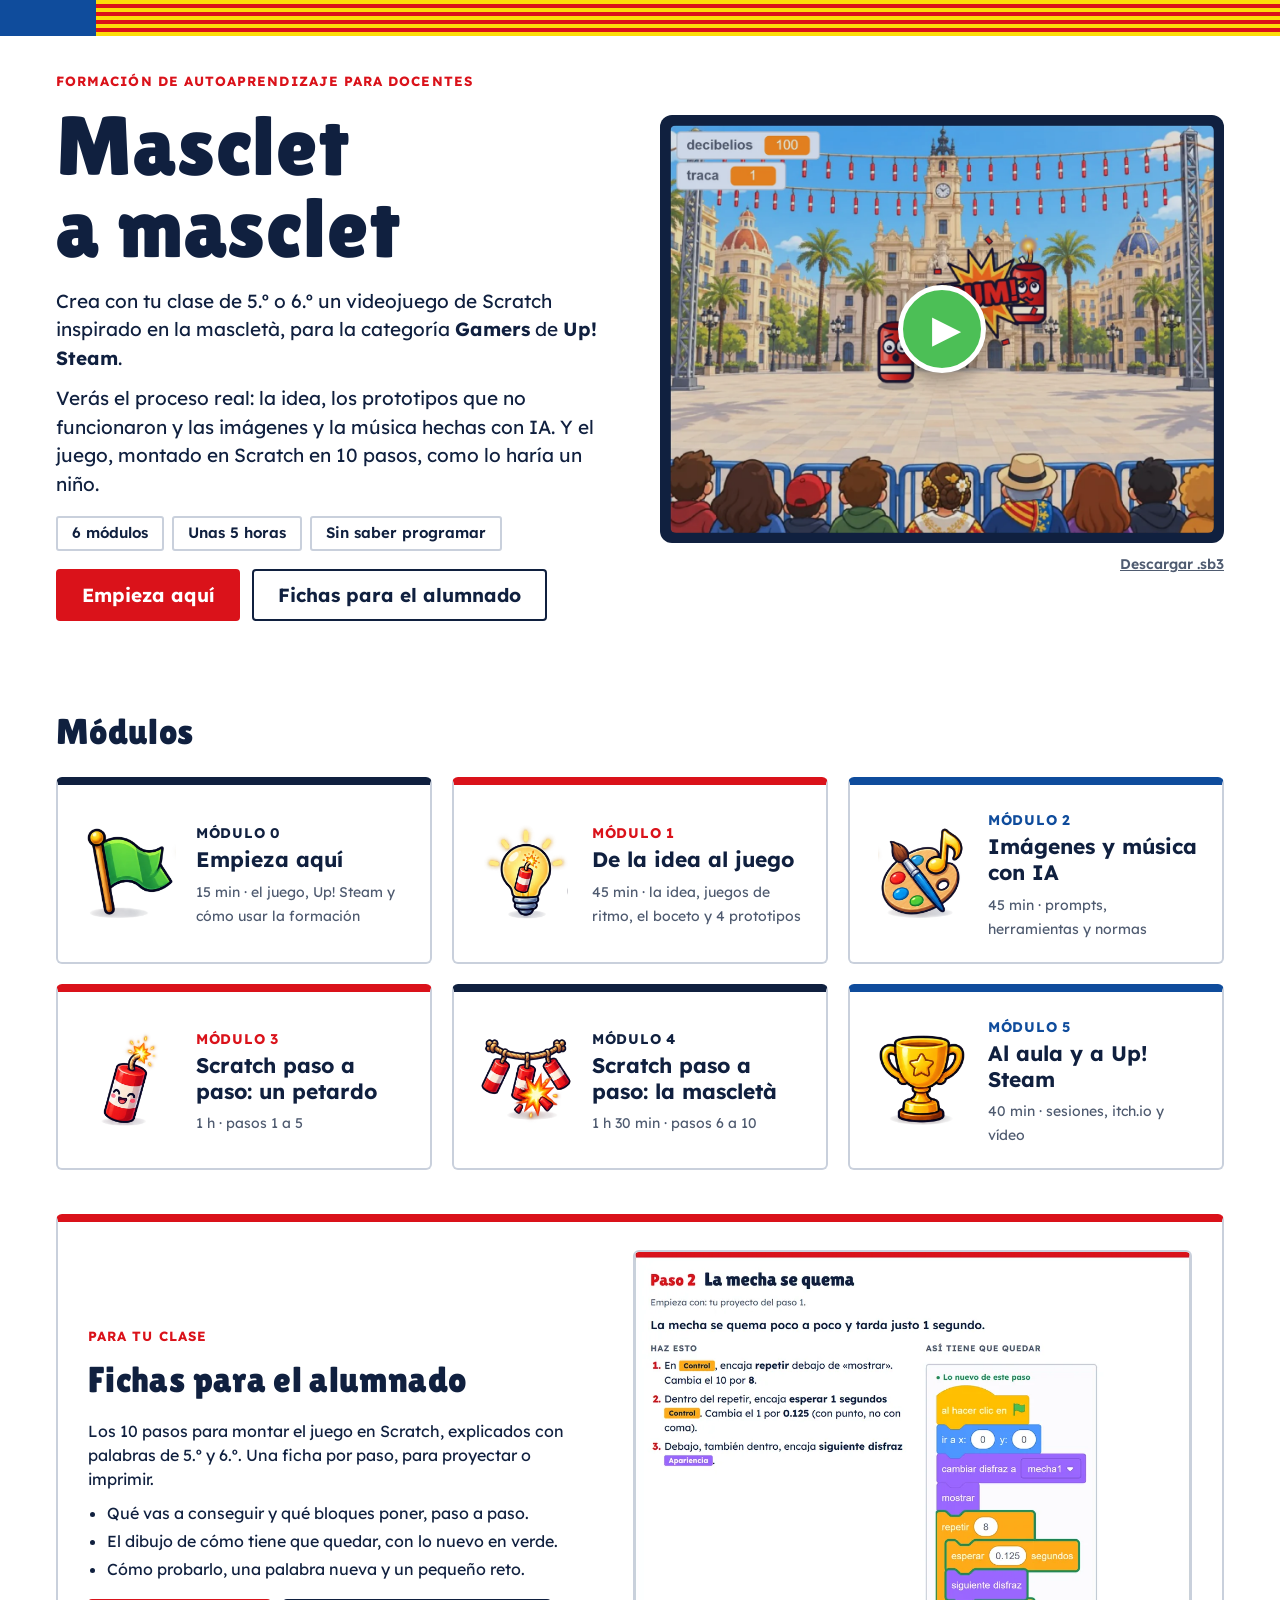
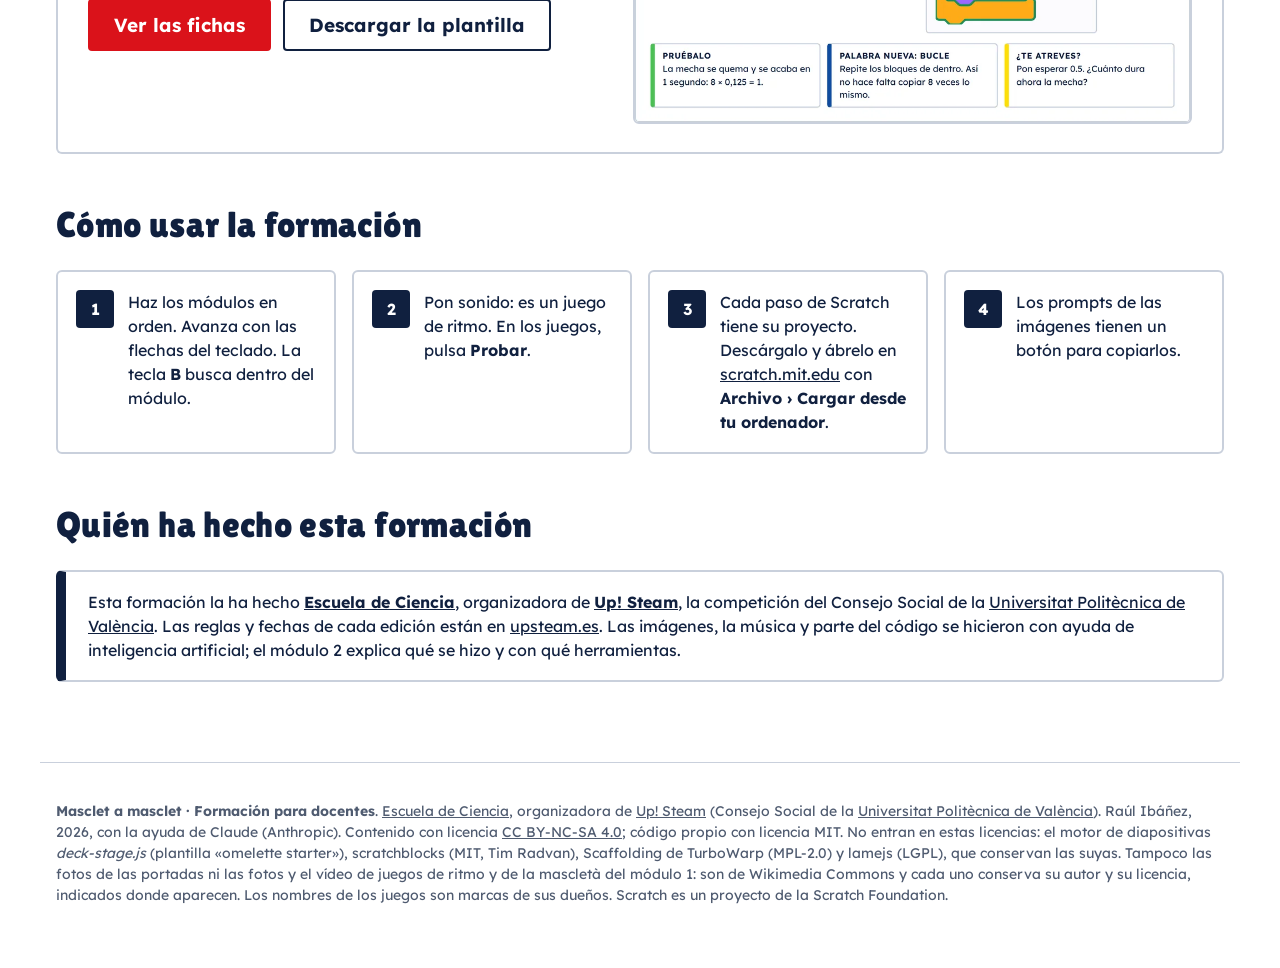
<file: index.html>
<!DOCTYPE html>
<html lang="es">
<head>
<meta charset="utf-8">
<meta name="viewport" content="width=device-width, initial-scale=1">
<title>Masclet a masclet · Formación para docentes</title>
<meta name="description" content="Formación de autoaprendizaje para docentes de 5.º y 6.º de primaria: cómo crear con Scratch un videojuego inspirado en la mascletà para la categoría Gamers de Up! Steam, paso a paso y con ayuda de la IA.">
<link rel="icon" href="assets/img/favicon.svg">
<link rel="preconnect" href="https://fonts.googleapis.com">
<link rel="preconnect" href="https://fonts.gstatic.com" crossorigin>
<link href="https://fonts.googleapis.com/css2?family=Lexend:wght@400;500;600;700;800&family=Lilita+One&display=swap" rel="stylesheet">
<link rel="stylesheet" href="assets/tro.css">
<style>
  :root {
    --tinta: #10203F; --texto: #10203F; --gris: #4F5B70; --linea: #C9D0DC; --fondo: #FFFFFF; --blanco: #fff;
    --masclet: #DA121A; --rojo: #DA121A; --or: #FCDD09; --blau: #0F4C9C;
    --a0: #10203F; --a1: #DA121A; --a2: #0F4C9C; --a3: #DA121A; --a4: #10203F; --a5: #0F4C9C;
  }
  * { box-sizing: border-box; }
  body { margin: 0; font-family: 'Lexend', system-ui, sans-serif; color: var(--texto); background: var(--fondo); line-height: 1.5; }
  a { color: inherit; }
  /* La senyera, arriba: la franja azul y las cuatro barras rojas sobre amarillo */
  body::before { content: ''; display: block; height: 36px; background: linear-gradient(90deg, var(--blau) 0 96px, transparent 96px), repeating-linear-gradient(180deg, var(--or) 0 4px, var(--rojo) 4px 8px); }
  .hero { max-width: 1200px; margin: 0 auto; padding: 32px 16px 8px; display: grid; grid-template-columns: minmax(0, 1fr) minmax(0, 1fr); gap: 40px; align-items: center; }
  .hero small { font-weight: 700; letter-spacing: .08em; text-transform: uppercase; color: var(--rojo); }
  .hero h1 { font-family: 'Lilita One', 'Lexend', sans-serif; font-weight: 400; font-size: clamp(44px, 7vw, 84px); line-height: .98; color: var(--tinta); margin: 12px 0 18px; letter-spacing: .01em; text-wrap: balance; }
  .hero p { font-size: 19px; margin: 0 0 12px; max-width: 34em; }
  /* El juego completo, con el jugador de las diapositivas en su versión mínima (tro.js): solo jugar */
  .hero .jugador { align-self: center; } /* centrado con el texto de al lado */
  .hero .jugador .j-play-icono { width: 88px; height: 88px; font-size: 38px; }
  .hero .jugador .j-nota { font-size: 14px; max-width: none; margin: 0; }
  .hero .jugador .j-aviso { font-size: 16px; padding: 24px; }
  .pills { display: flex; flex-wrap: wrap; gap: 8px; margin-top: 18px; }
  .pills span { background: var(--blanco); border: 2px solid var(--linea); border-radius: 3px; padding: 4px 14px; font-size: 15px; font-weight: 600; }
  .empieza { display: inline-block; margin-top: 18px; background: var(--masclet); color: #fff; font-weight: 700; font-size: 19px; text-decoration: none; border-radius: 4px; padding: 12px 26px; }
  .empieza:hover { background: var(--tinta); }
  .empieza:focus-visible, .tema:focus-visible { outline: 3px solid var(--or); outline-offset: 3px; }
  main { max-width: 1200px; margin: 0 auto; padding: 32px 16px 64px; }
  h2 { font-family: 'Lilita One', 'Lexend', sans-serif; font-weight: 400; font-size: 36px; margin: 44px 0 18px; letter-spacing: .01em; }
  .temas { display: grid; grid-template-columns: repeat(auto-fill, minmax(340px, 1fr)); gap: 20px; }
  .tema { background: var(--blanco); border-radius: 6px; padding: 22px 24px; display: grid; grid-template-columns: 96px 1fr; gap: 18px; align-items: center; text-decoration: none; border: 2px solid var(--linea); border-top: 8px solid var(--c); transition: border-color .2s, transform .2s; }
  .tema:hover { border-color: var(--c); transform: translateY(-2px); }
  .tema img { width: 96px; height: 96px; object-fit: contain; }
  .tema .n { font-size: 14px; font-weight: 700; color: var(--c); text-transform: uppercase; letter-spacing: .05em; }
  .tema h3 { margin: 2px 0 6px; font-size: 21px; line-height: 1.25; }
  .tema .info { font-size: 14px; color: var(--gris); }
  .pasos { counter-reset: p; list-style: none; padding: 0; display: grid; grid-template-columns: repeat(auto-fit, minmax(240px, 1fr)); gap: 16px; }
  .pasos li { counter-increment: p; background: var(--blanco); border-radius: 6px; padding: 18px 20px 18px 70px; position: relative; border: 2px solid var(--linea); }
  .pasos li::before { content: counter(p); position: absolute; left: 18px; top: 18px; width: 38px; height: 38px; border-radius: 4px; background: var(--tinta); color: #fff; font-weight: 700; display: grid; place-items: center; }
  .aviso { background: var(--blanco); border: 2px solid var(--linea); border-left: 10px solid var(--tinta); border-radius: 6px; padding: 18px 22px; font-size: 16px; }
  footer { border-top: 1px solid var(--linea); max-width: 1200px; margin: 0 auto; padding: 24px 16px 48px; font-size: 14px; color: var(--gris); }
  @media (max-width: 860px) { .hero { grid-template-columns: 1fr; } }
  /* Las fichas del alumnado: un botón en la cabecera y un bloque propio después de los módulos */
  .acciones-hero { display: flex; flex-wrap: wrap; gap: 12px; margin-top: 18px; }
  .acciones-hero .empieza { margin-top: 0; }
  .empieza.sec { background: var(--blanco); color: var(--tinta); box-shadow: inset 0 0 0 2px var(--tinta); }
  .empieza.sec:hover { background: var(--tinta); color: #fff; }
  .fichas-bloque { margin-top: 44px; display: grid; grid-template-columns: minmax(0, 1fr) minmax(0, 1.1fr); gap: 36px; align-items: center; background: var(--blanco); border: 2px solid var(--linea); border-top: 8px solid var(--rojo); border-radius: 6px; padding: 28px 30px; }
  .fichas-bloque small { font-weight: 700; letter-spacing: .08em; text-transform: uppercase; color: var(--rojo); }
  .fichas-bloque h2 { margin: 6px 0 12px; }
  .fichas-bloque p { margin: 0 0 10px; }
  .fichas-bloque ul { margin: 0 0 4px; padding-left: 1.2em; }
  .fichas-bloque li { margin: 4px 0; }
  .fichas-bloque .acciones-hero { margin-top: 18px; }
  .fichas-bloque figure { margin: 0; }
  .fichas-bloque img { display: block; width: 100%; height: auto; border: 2px solid var(--linea); border-radius: 6px; }
  @media (max-width: 860px) { .fichas-bloque { grid-template-columns: 1fr; } }
</style>
</head>
<body>
<header class="hero">
  <div>
    <small>Formación de autoaprendizaje para docentes</small>
    <h1>Masclet a masclet</h1>
    <p>Crea con tu clase de 5.º o 6.º un videojuego de Scratch inspirado en la mascletà, para la categoría <b>Gamers</b> de <b>Up! Steam</b>.</p>
    <p>Verás el proceso real: la idea, los prototipos que no funcionaron y las imágenes y la música hechas con IA. Y el juego, montado en Scratch en 10 pasos, como lo haría un niño.</p>
    <div class="pills"><span>6 módulos</span><span>Unas 5 horas</span><span>Sin saber programar</span></div>
    <div class="acciones-hero"><a class="empieza" href="tema0/">Empieza aquí</a><a class="empieza sec" href="fichas/">Fichas para el alumnado</a></div>
  </div>
  <div class="jugador minimo" data-sb3="scratch/paso-10.sb3" data-portada="assets/img/juego-completo.webp"></div>
</header>

<main>
  <h2>Módulos</h2>
  <div class="temas">
    <a class="tema" href="tema0/" style="--c:var(--a0)"><img src="assets/img/ia/inicio.webp" alt=""><div><span class="n">Módulo 0</span><h3>Empieza aquí</h3><span class="info">15 min · el juego, Up! Steam y cómo usar la formación</span></div></a>
    <a class="tema" href="tema1/" style="--c:var(--a1)"><img src="assets/img/ia/idea.webp" alt=""><div><span class="n">Módulo 1</span><h3>De la idea al juego</h3><span class="info">45 min · la idea, juegos de ritmo, el boceto y 4 prototipos</span></div></a>
    <a class="tema" href="tema2/" style="--c:var(--a2)"><img src="assets/img/ia/arte.webp" alt=""><div><span class="n">Módulo 2</span><h3>Imágenes y música con IA</h3><span class="info">45 min · prompts, herramientas y normas</span></div></a>
    <a class="tema" href="tema3/" style="--c:var(--a3)"><img src="assets/img/ia/petardo.webp" alt=""><div><span class="n">Módulo 3</span><h3>Scratch paso a paso: un petardo</h3><span class="info">1 h · pasos 1 a 5</span></div></a>
    <a class="tema" href="tema4/" style="--c:var(--a4)"><img src="assets/img/ia/cuerda.webp" alt=""><div><span class="n">Módulo 4</span><h3>Scratch paso a paso: la mascletà</h3><span class="info">1 h 30 min · pasos 6 a 10</span></div></a>
    <a class="tema" href="tema5/" style="--c:var(--a5)"><img src="assets/img/ia/trofeo.webp" alt=""><div><span class="n">Módulo 5</span><h3>Al aula y a Up! Steam</h3><span class="info">40 min · sesiones, itch.io y vídeo</span></div></a>
  </div>

  <section class="fichas-bloque" aria-labelledby="t-fichas">
    <div>
      <small>Para tu clase</small>
      <h2 id="t-fichas">Fichas para el alumnado</h2>
      <p>Los 10 pasos para montar el juego en Scratch, explicados con palabras de 5.º y 6.º. Una ficha por paso, para proyectar o imprimir.</p>
      <ul>
        <li>Qué vas a conseguir y qué bloques poner, paso a paso.</li>
        <li>El dibujo de cómo tiene que quedar, con lo nuevo en verde.</li>
        <li>Cómo probarlo, una palabra nueva y un pequeño reto.</li>
      </ul>
      <div class="acciones-hero"><a class="empieza" href="fichas/">Ver las fichas</a><a class="empieza sec" href="scratch/plantilla.sb3" download>Descargar la plantilla</a></div>
    </div>
    <figure><a href="fichas/#paso-2"><img src="assets/img/ficha-paso2.webp" width="1000" height="846" alt="Ejemplo: la ficha del paso 2, La mecha se quema, con los pasos, el programa y las cajas Pruébalo, Palabra nueva y ¿Te atreves?"></a></figure>
  </section>

  <h2>Cómo usar la formación</h2>
  <ol class="pasos">
    <li>Haz los módulos en orden. Avanza con las flechas del teclado. La tecla <b>B</b> busca dentro del módulo.</li>
    <li>Pon sonido: es un juego de ritmo. En los juegos, pulsa <b>Probar</b>.</li>
    <li>Cada paso de Scratch tiene su proyecto. Descárgalo y ábrelo en <a href="https://scratch.mit.edu/" target="_blank" rel="noopener">scratch.mit.edu</a> con <b>Archivo › Cargar desde tu ordenador</b>.</li>
    <li>Los prompts de las imágenes tienen un botón para copiarlos.</li>
  </ol>

  <h2>Quién ha hecho esta formación</h2>
  <p class="aviso">Esta formación la ha hecho <b><a href="https://escueladeciencia.com/" target="_blank" rel="noopener">Escuela de Ciencia</a></b>, organizadora de <b><a href="https://upsteam.es/" target="_blank" rel="noopener">Up! Steam</a></b>, la competición del Consejo Social de la <a href="https://www.upv.es/" target="_blank" rel="noopener">Universitat Politècnica de València</a>. Las reglas y fechas de cada edición están en <a href="https://upsteam.es/reglas" target="_blank" rel="noopener">upsteam.es</a>. Las imágenes, la música y parte del código se hicieron con ayuda de inteligencia artificial; el módulo 2 explica qué se hizo y con qué herramientas.</p>
</main>

<footer>
  <p><b>Masclet a masclet · Formación para docentes</b>. <a href="https://escueladeciencia.com/" target="_blank" rel="noopener">Escuela de Ciencia</a>, organizadora de <a href="https://upsteam.es/" target="_blank" rel="noopener">Up! Steam</a> (Consejo Social de la <a href="https://www.upv.es/" target="_blank" rel="noopener">Universitat Politècnica de València</a>). Raúl Ibáñez, 2026, con la ayuda de Claude (Anthropic). Contenido con licencia <a href="https://creativecommons.org/licenses/by-nc-sa/4.0/deed.es">CC BY-NC-SA 4.0</a>; código propio con licencia MIT. No entran en estas licencias: el motor de diapositivas <i>deck-stage.js</i> (plantilla «omelette starter»), scratchblocks (MIT, Tim Radvan), Scaffolding de TurboWarp (MPL-2.0) y lamejs (LGPL), que conservan las suyas. Tampoco las fotos de las portadas ni las fotos y el vídeo de juegos de ritmo y de la mascletà del módulo 1: son de Wikimedia Commons y cada uno conserva su autor y su licencia, indicados donde aparecen. Los nombres de los juegos son marcas de sus dueños. Scratch es un proyecto de la Scratch Foundation.</p>
</footer>
<script src="assets/vendor/scaffolding-min.js"></script>
<script src="assets/tro.js"></script>
</body>
</html>
</file>
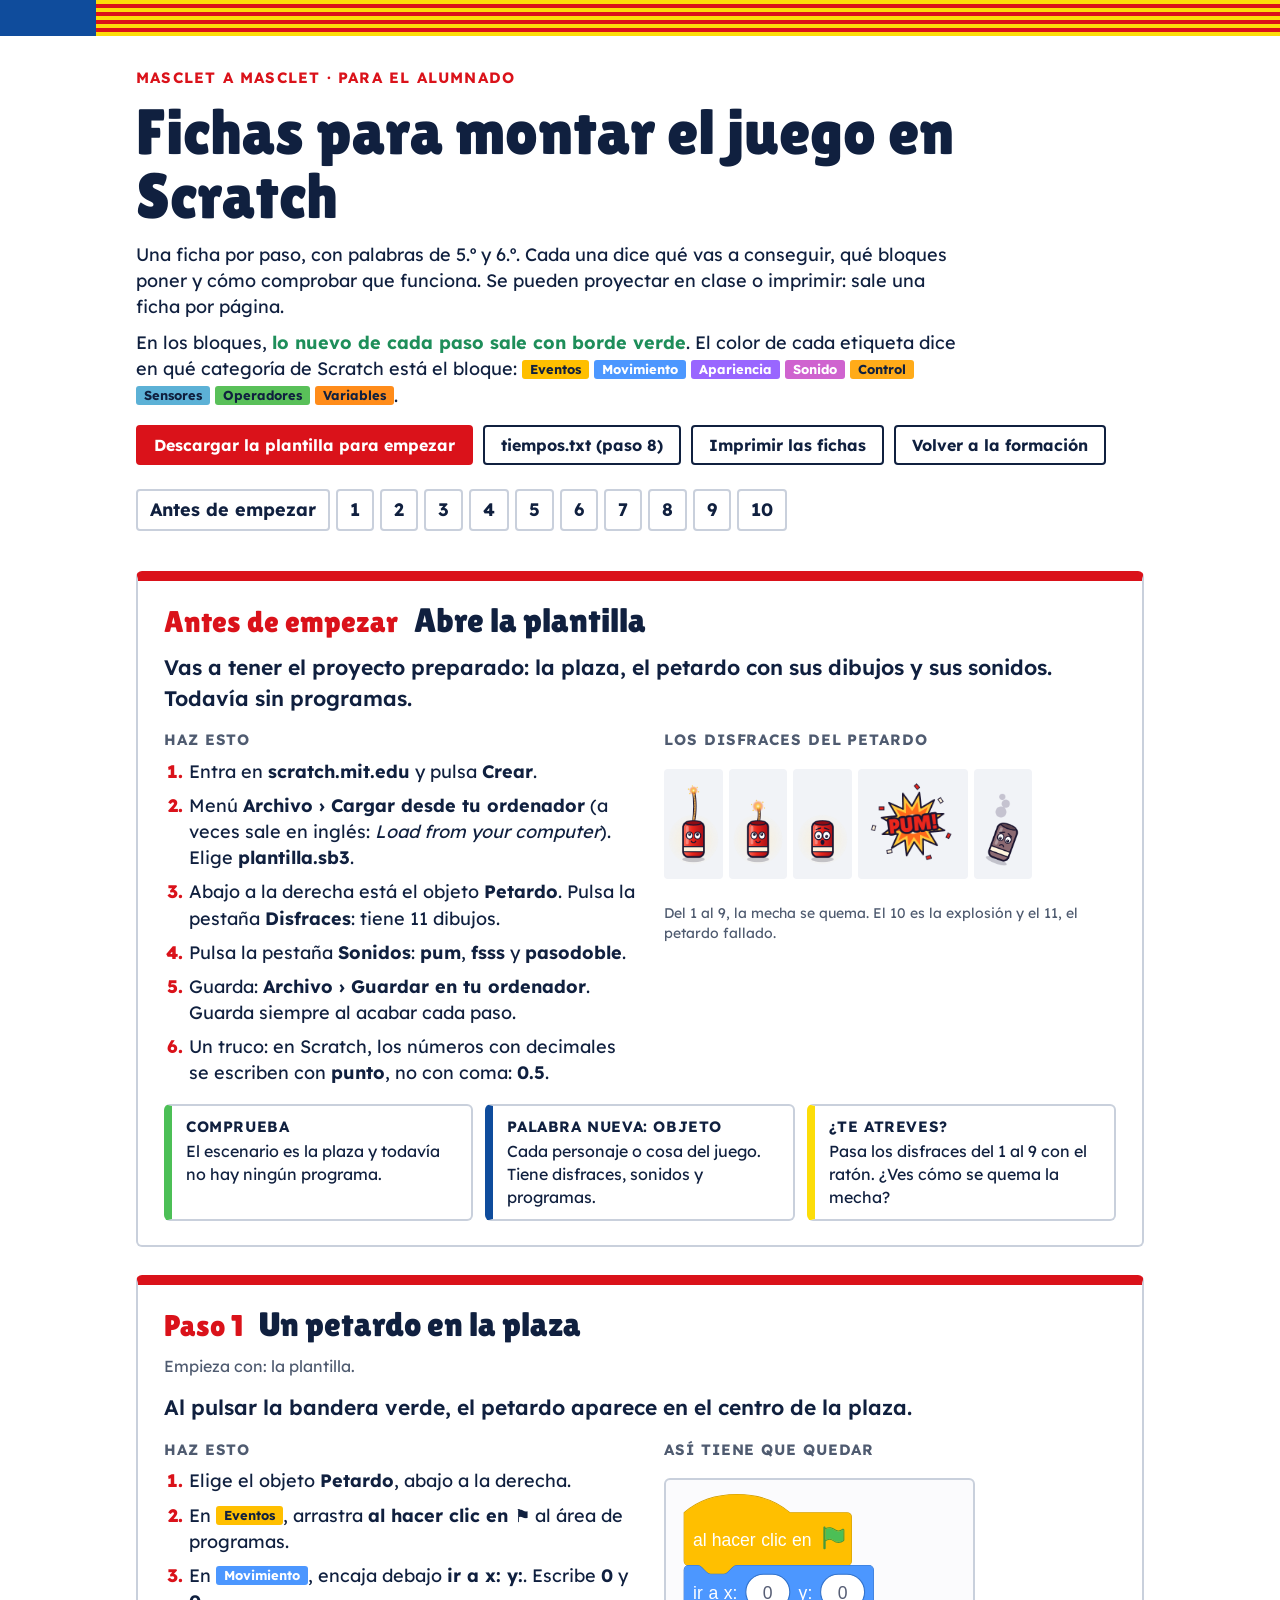
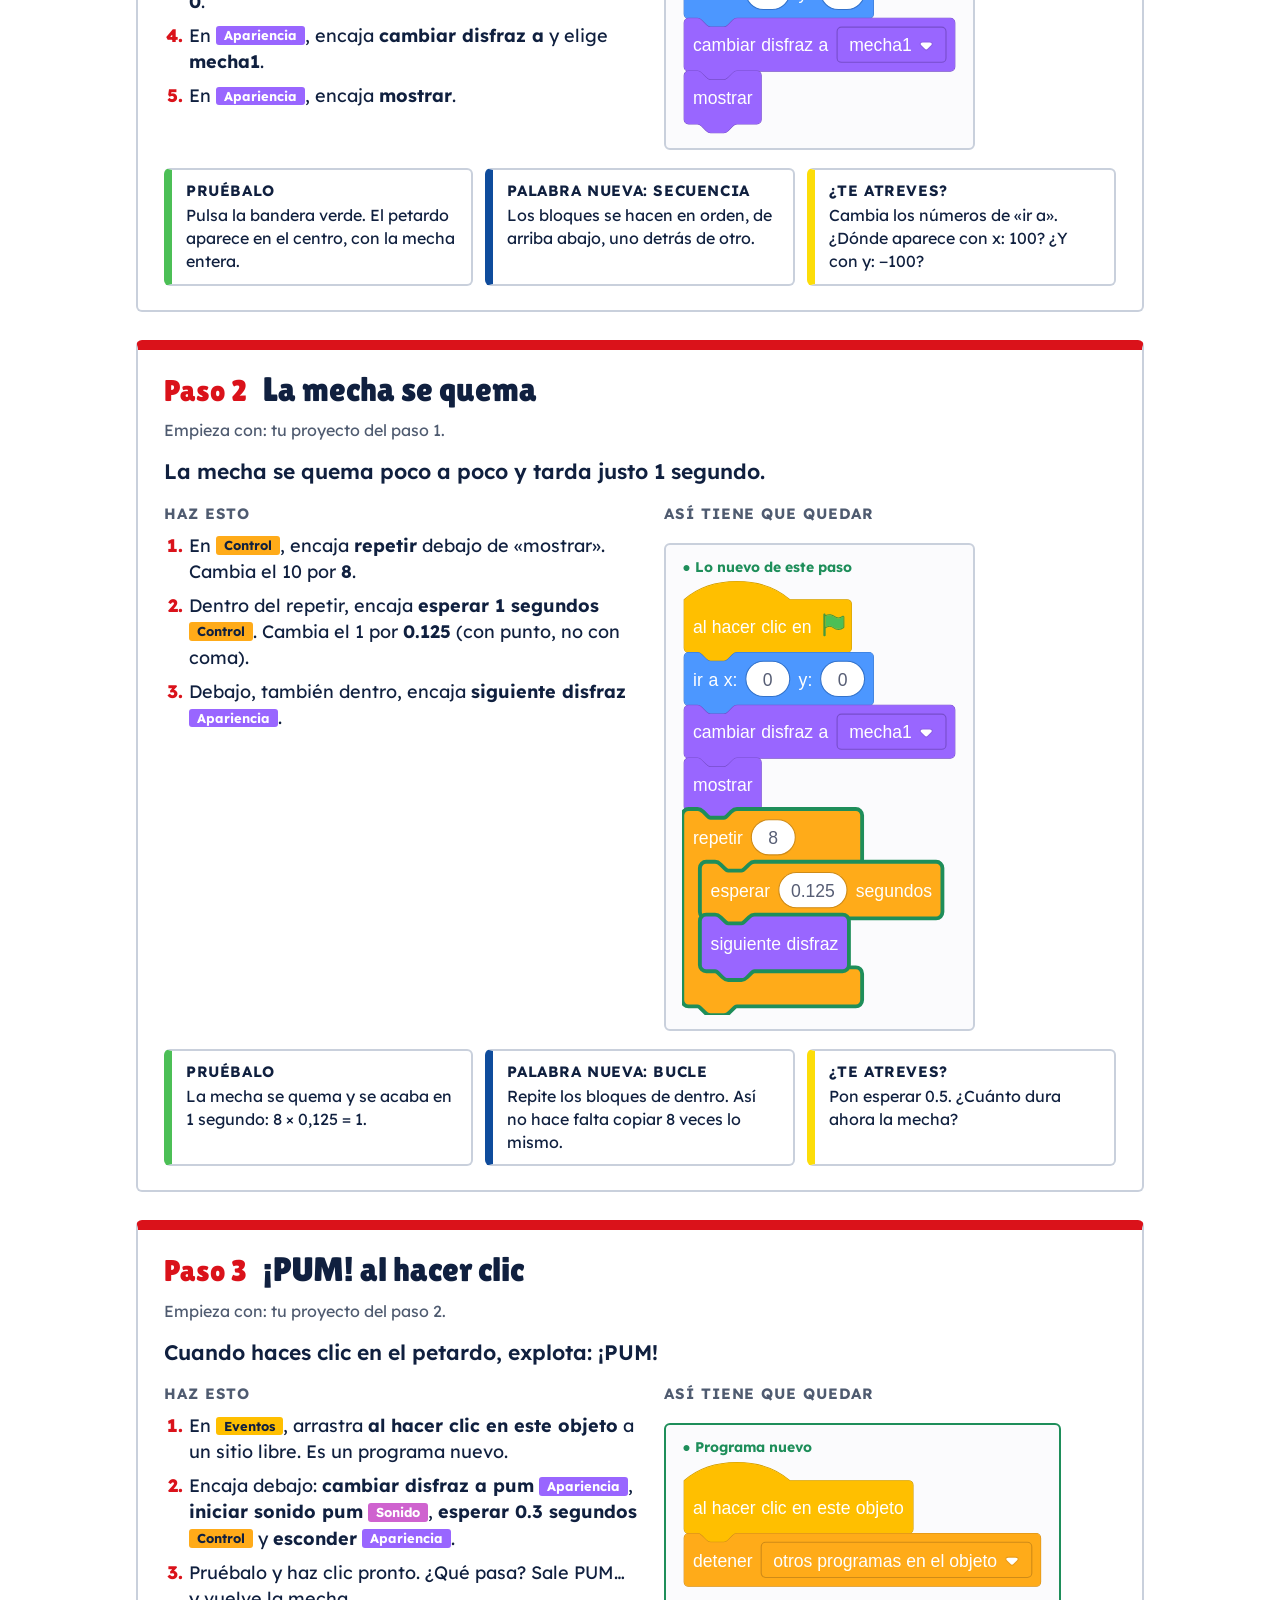
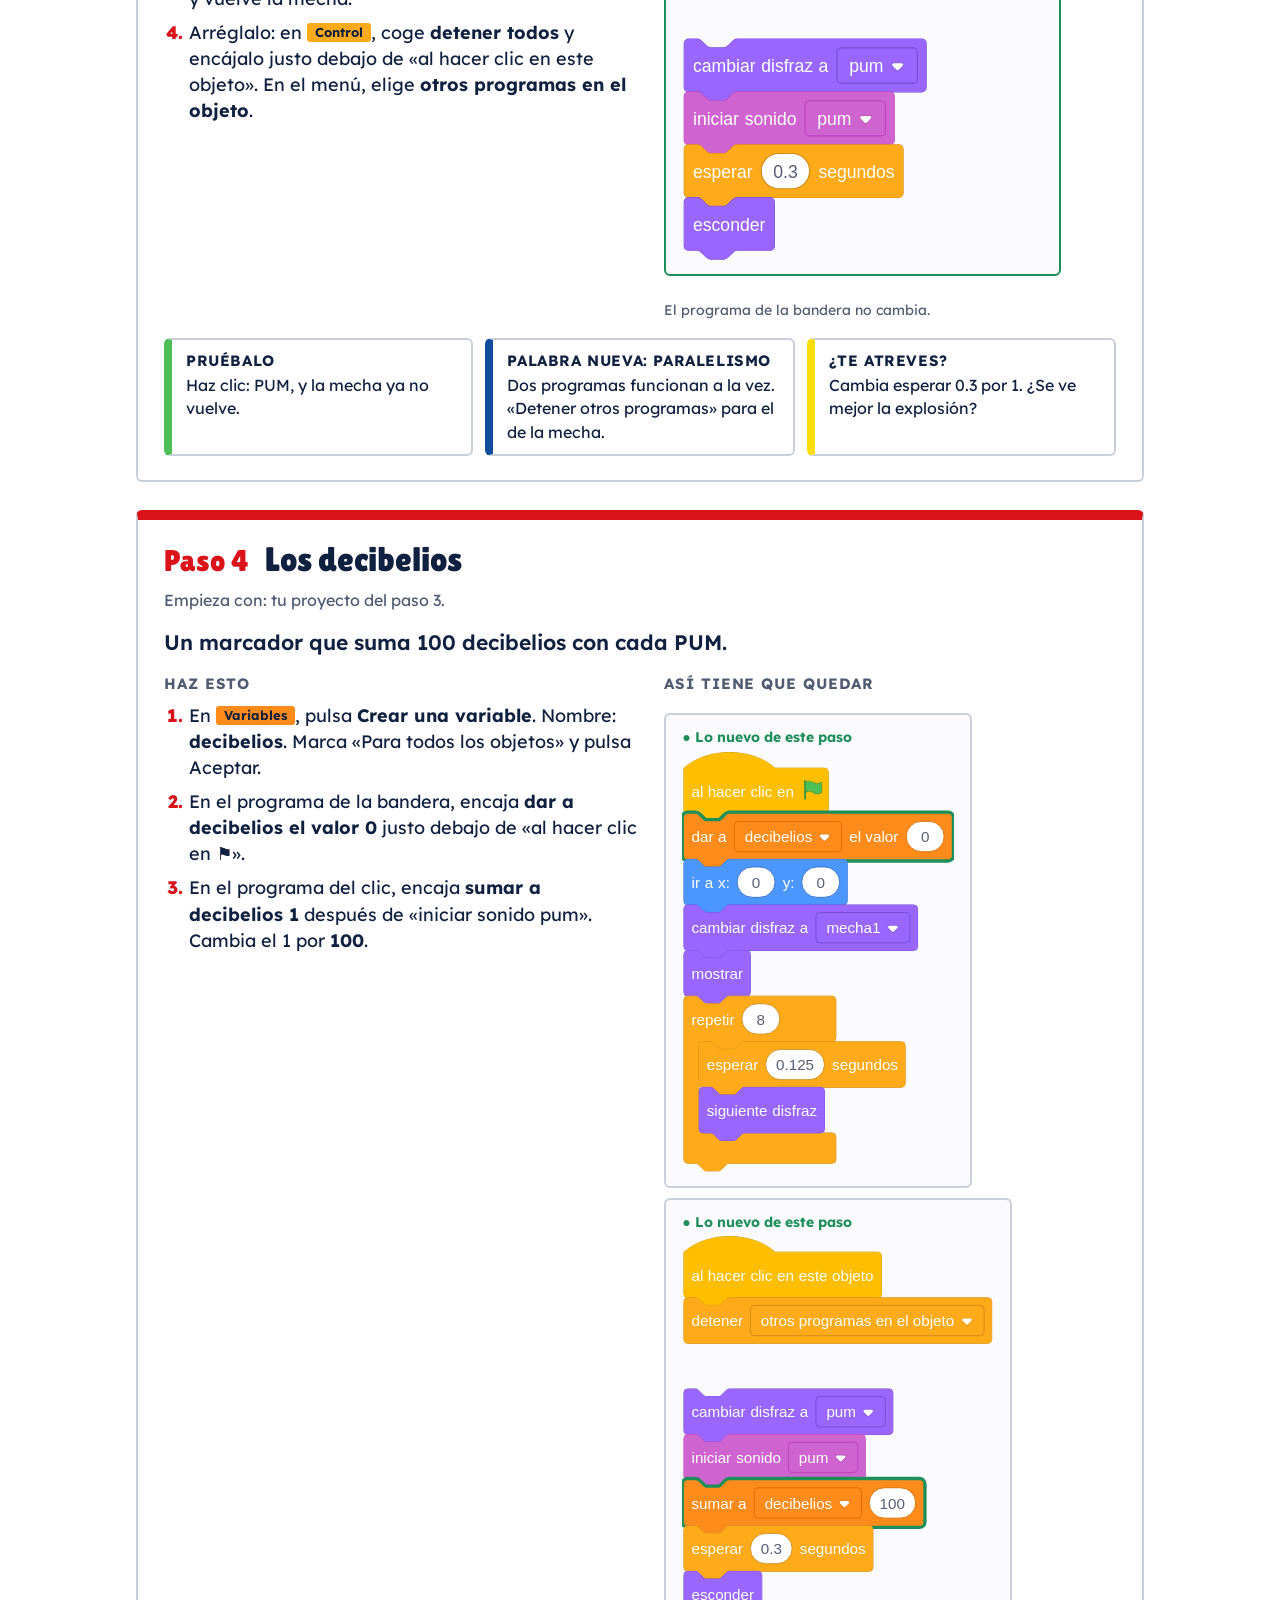
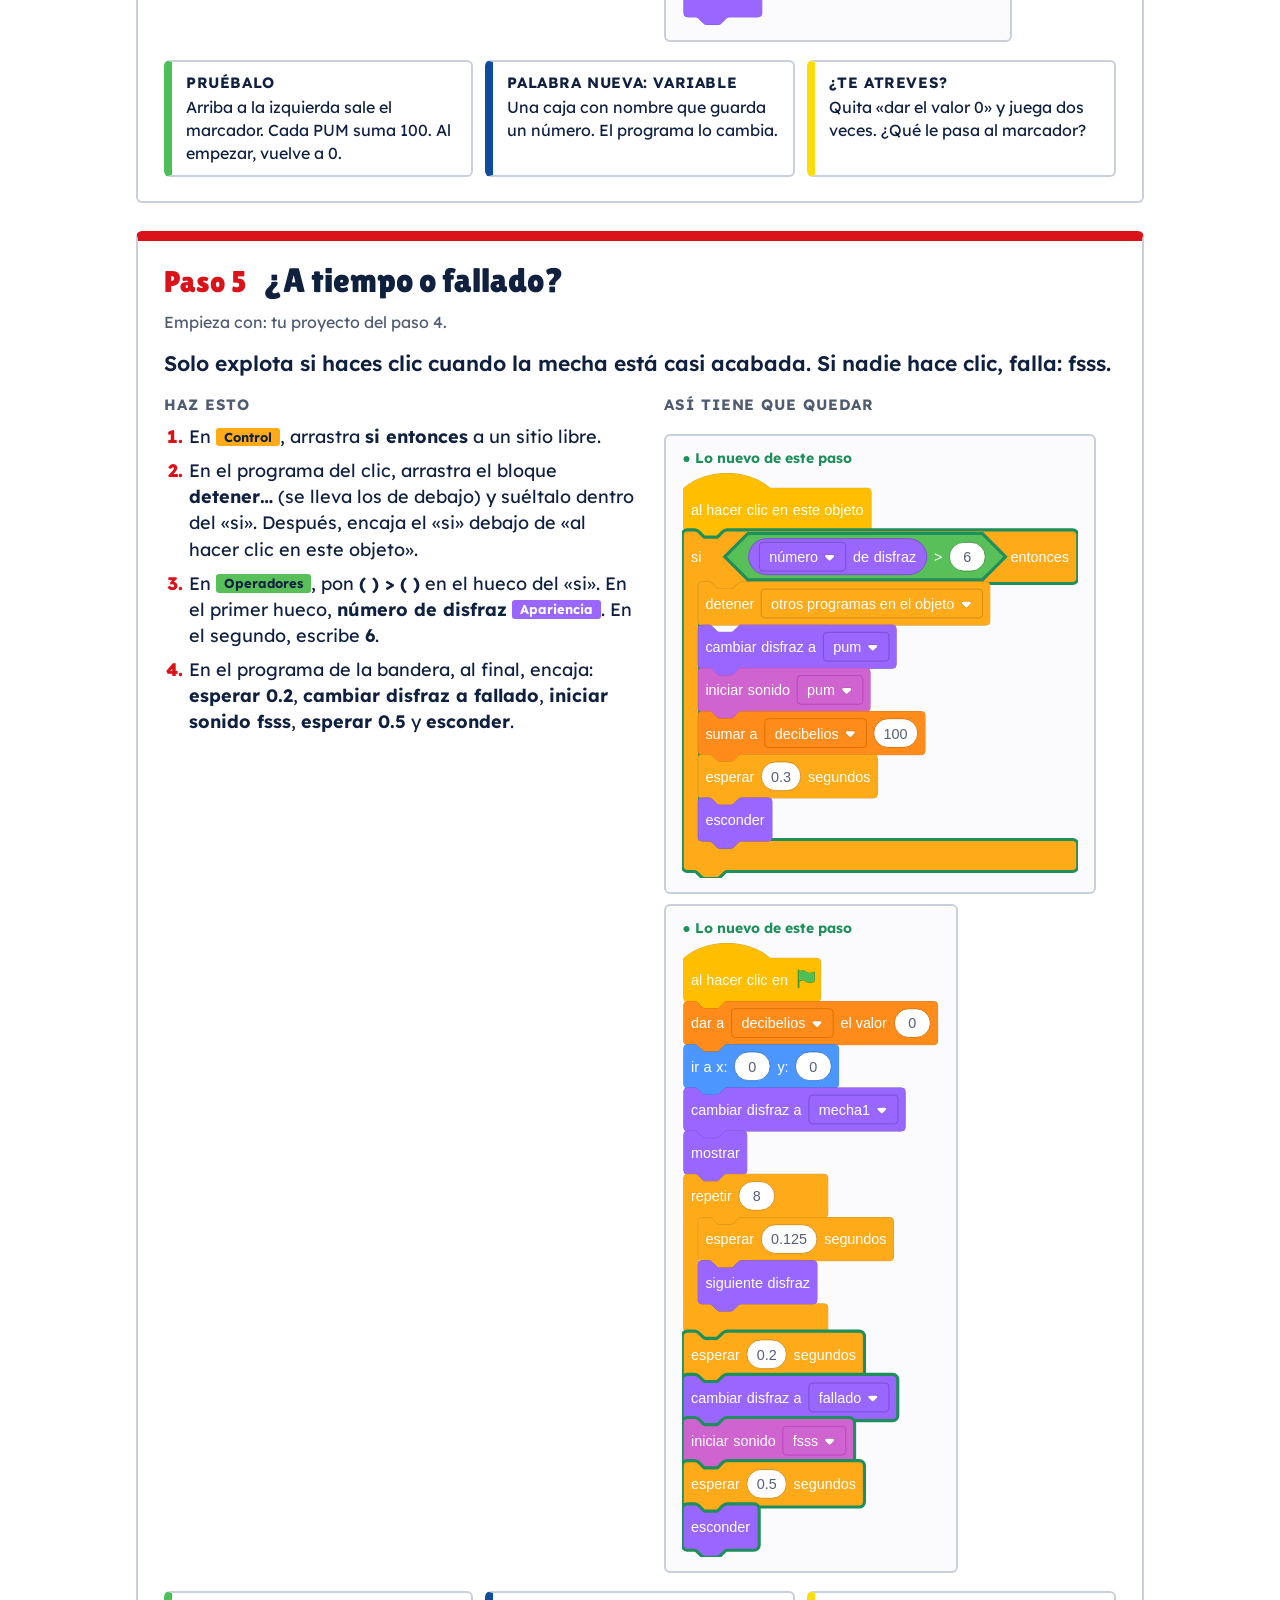
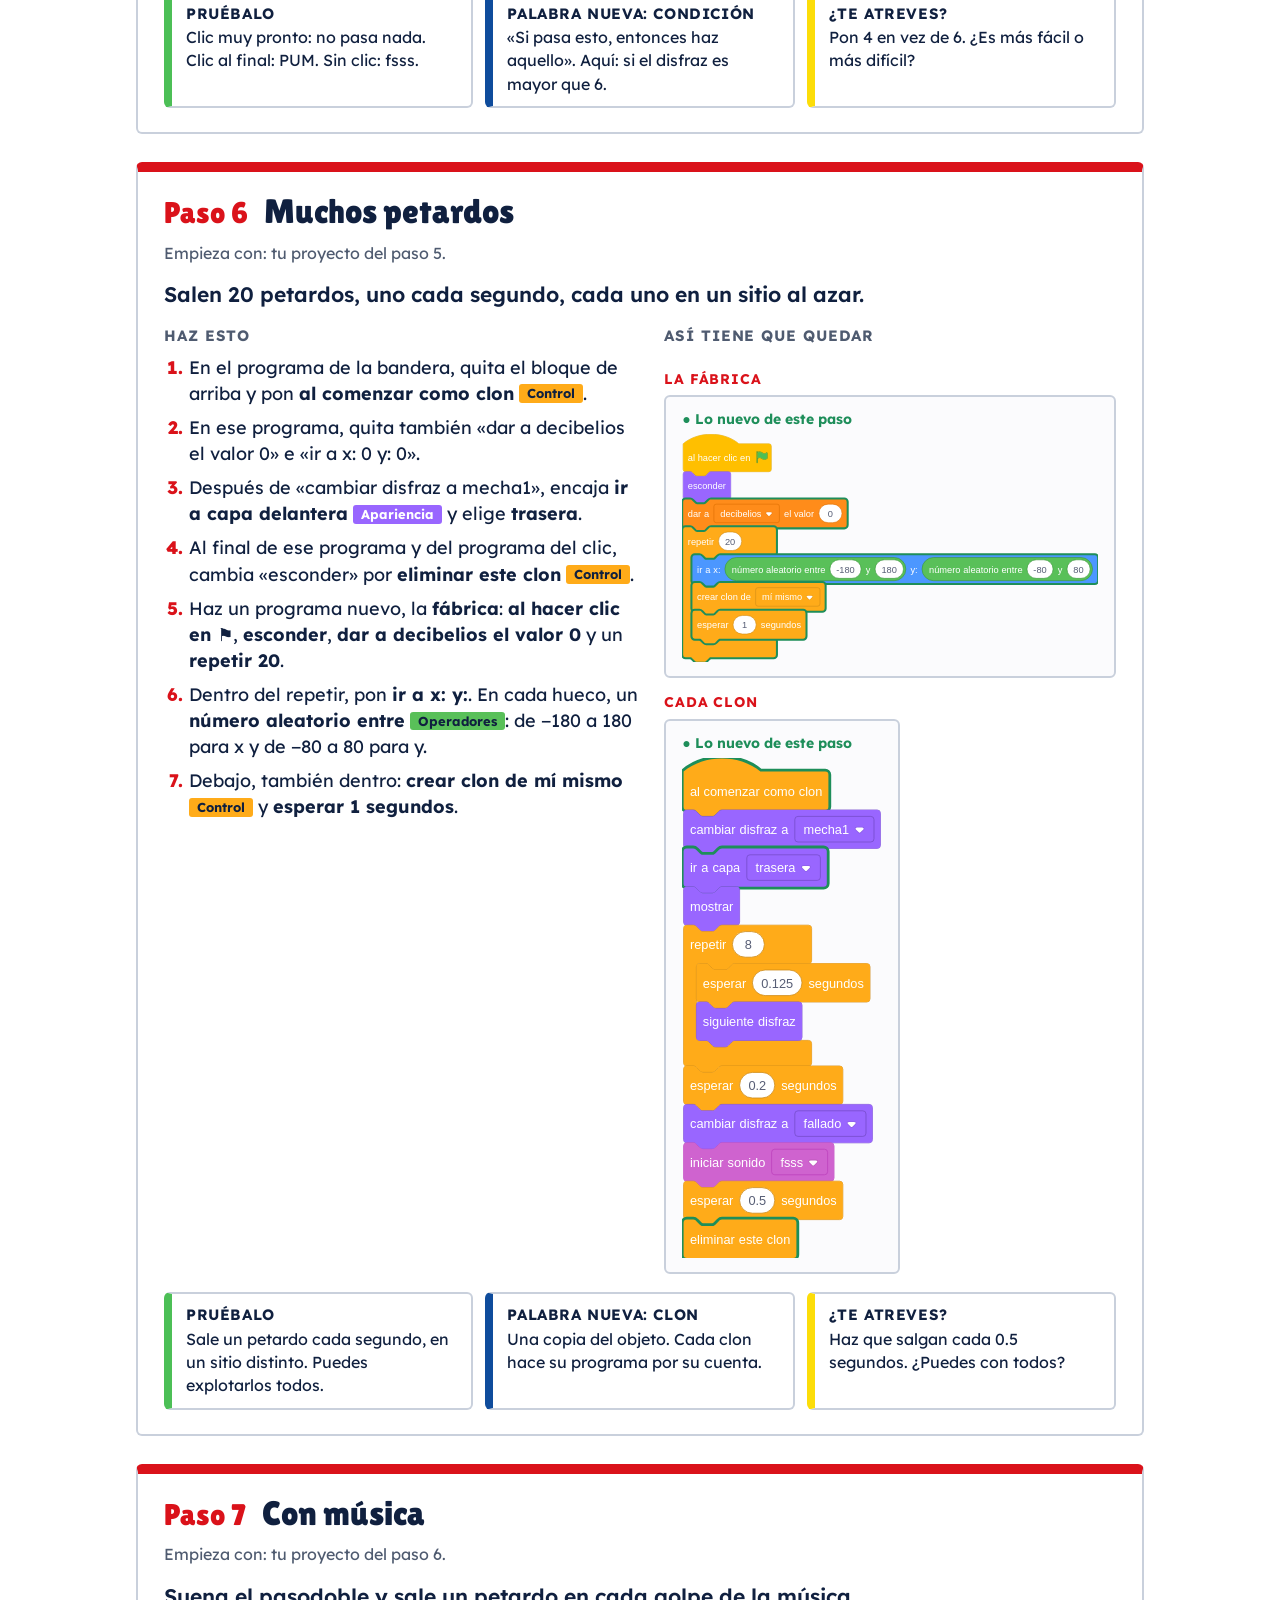
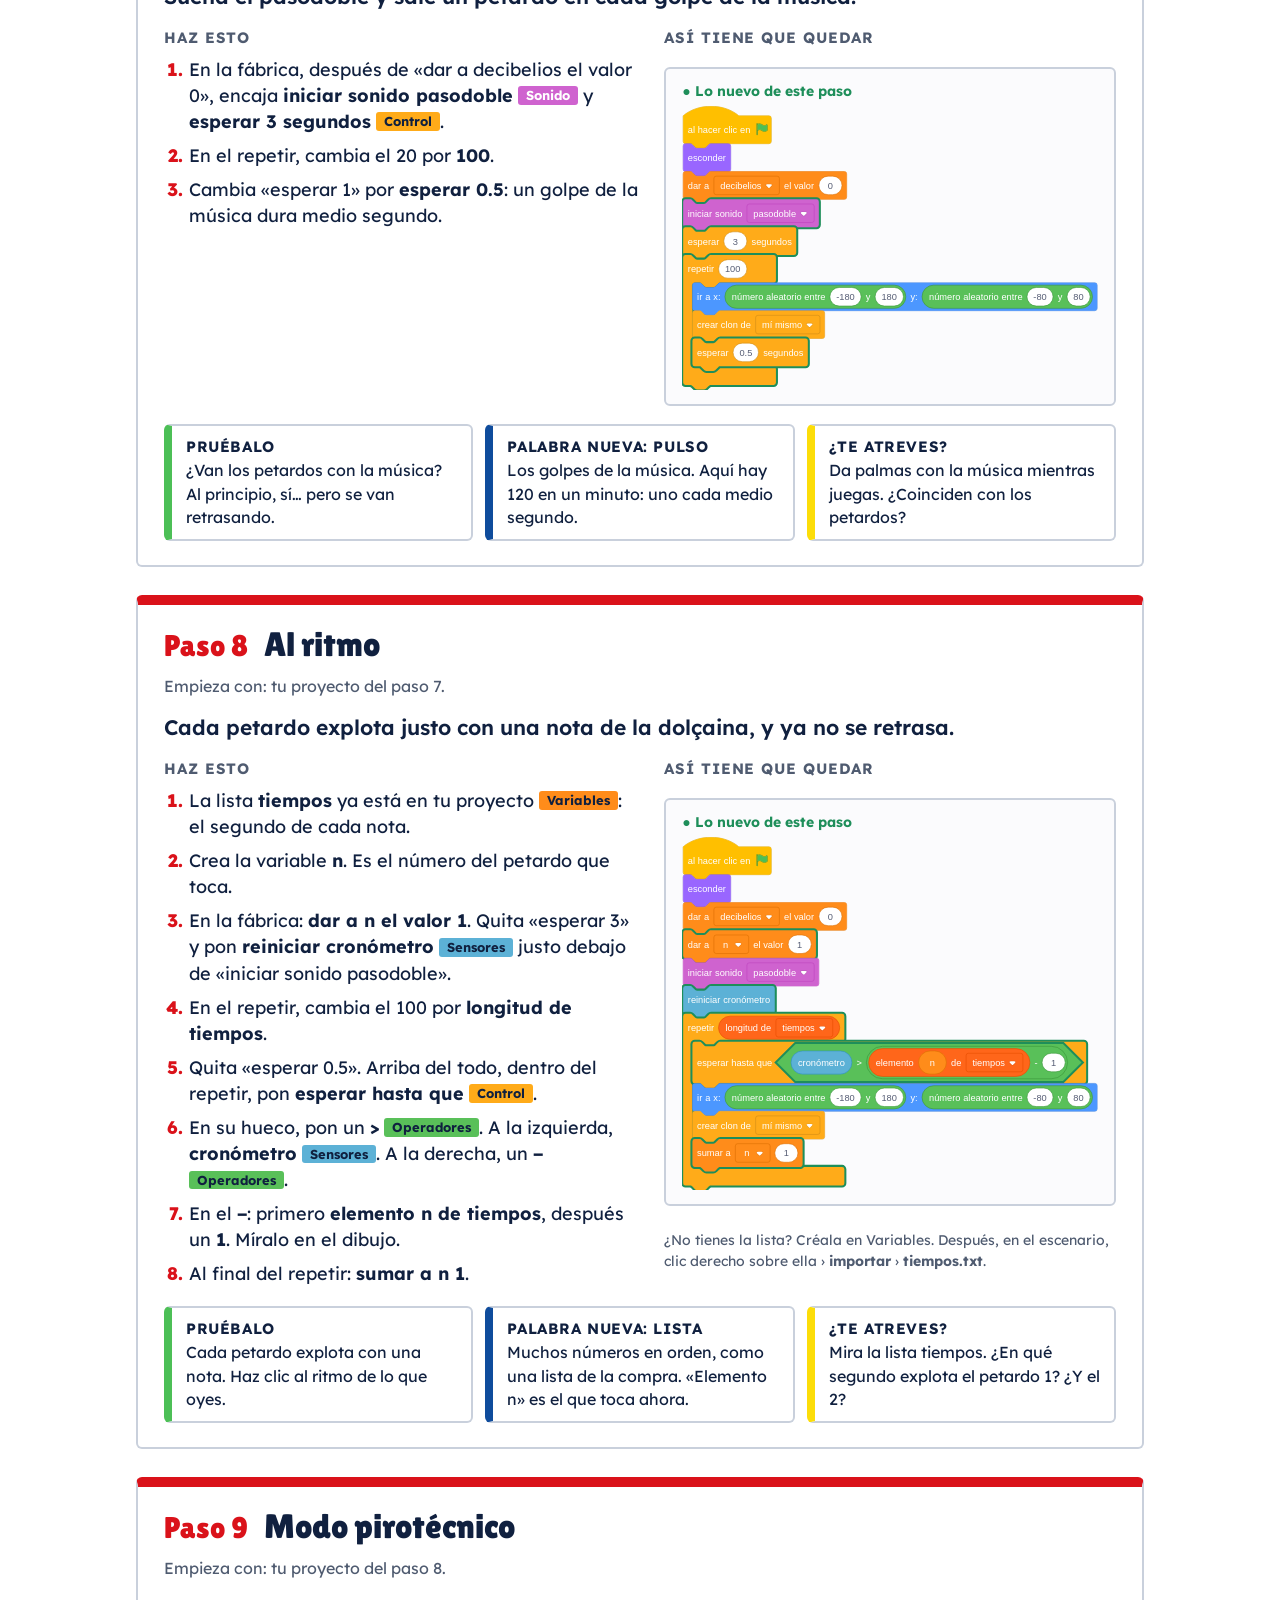
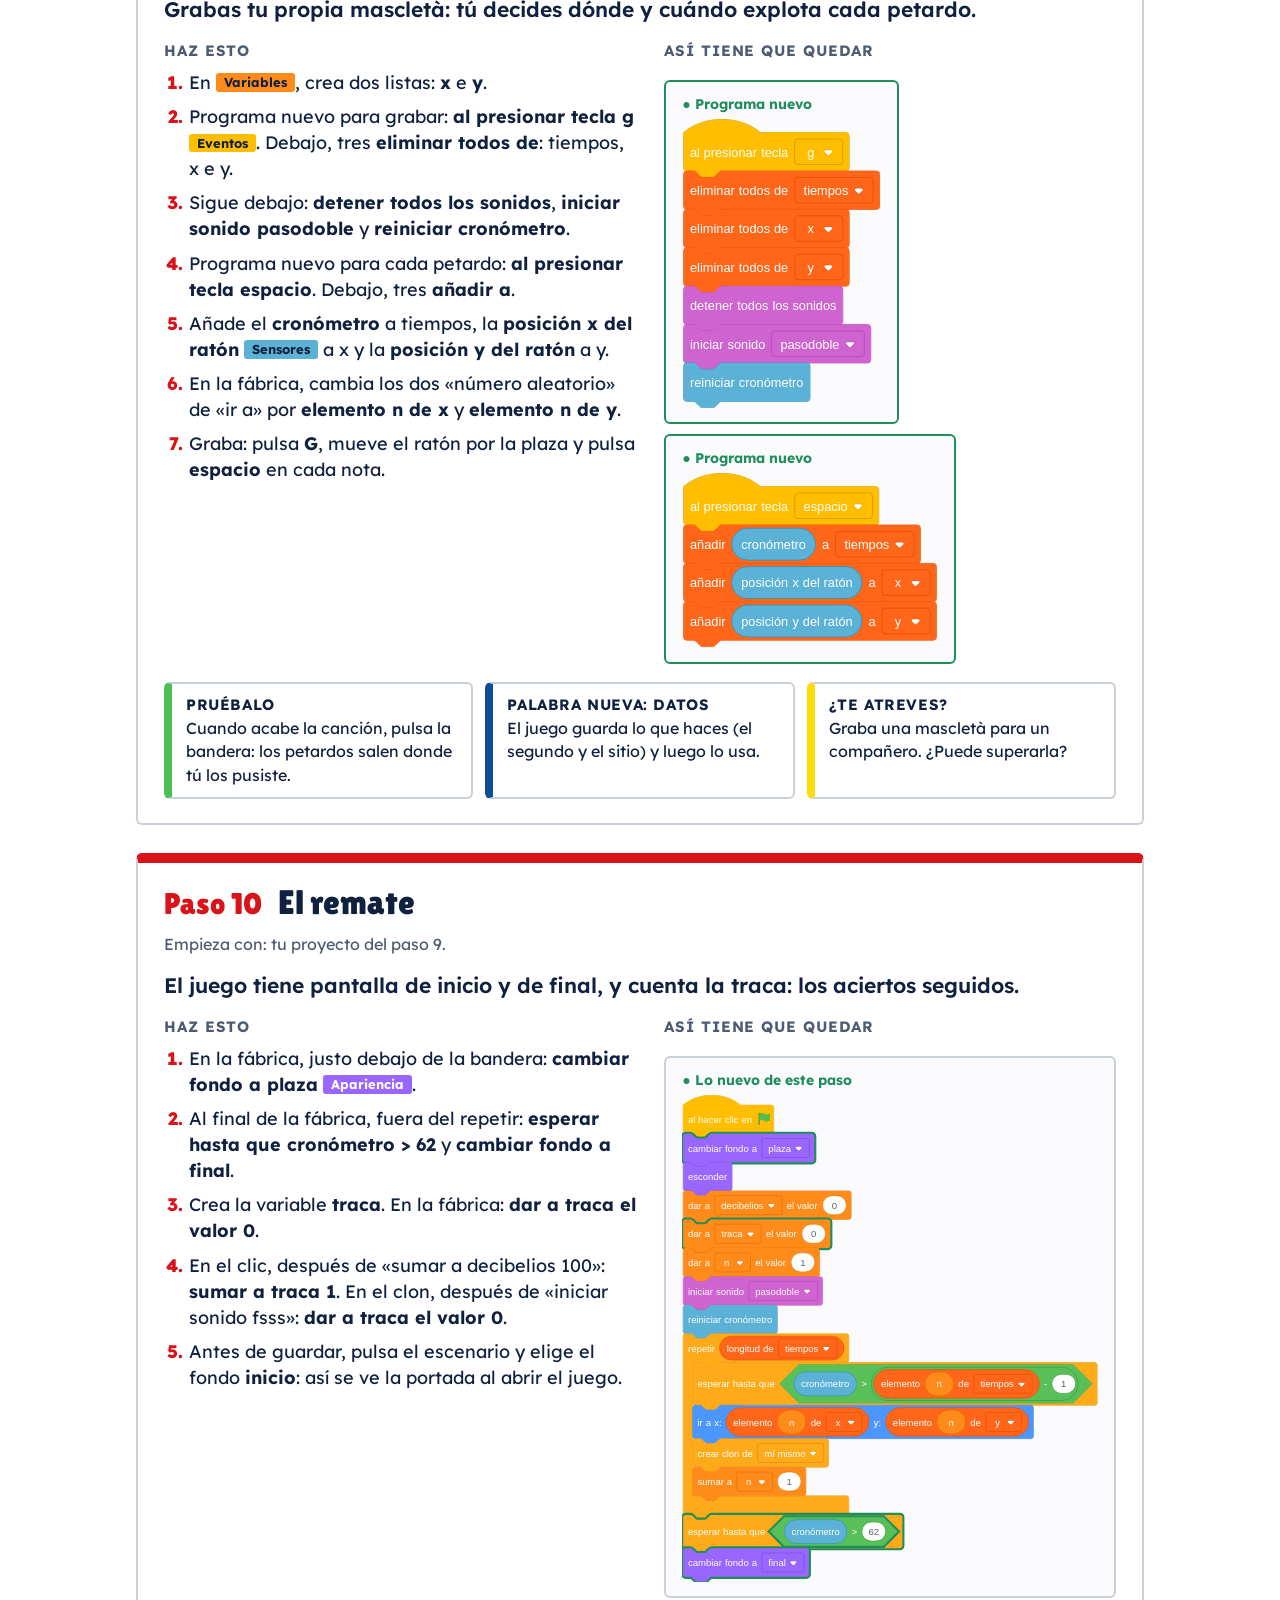
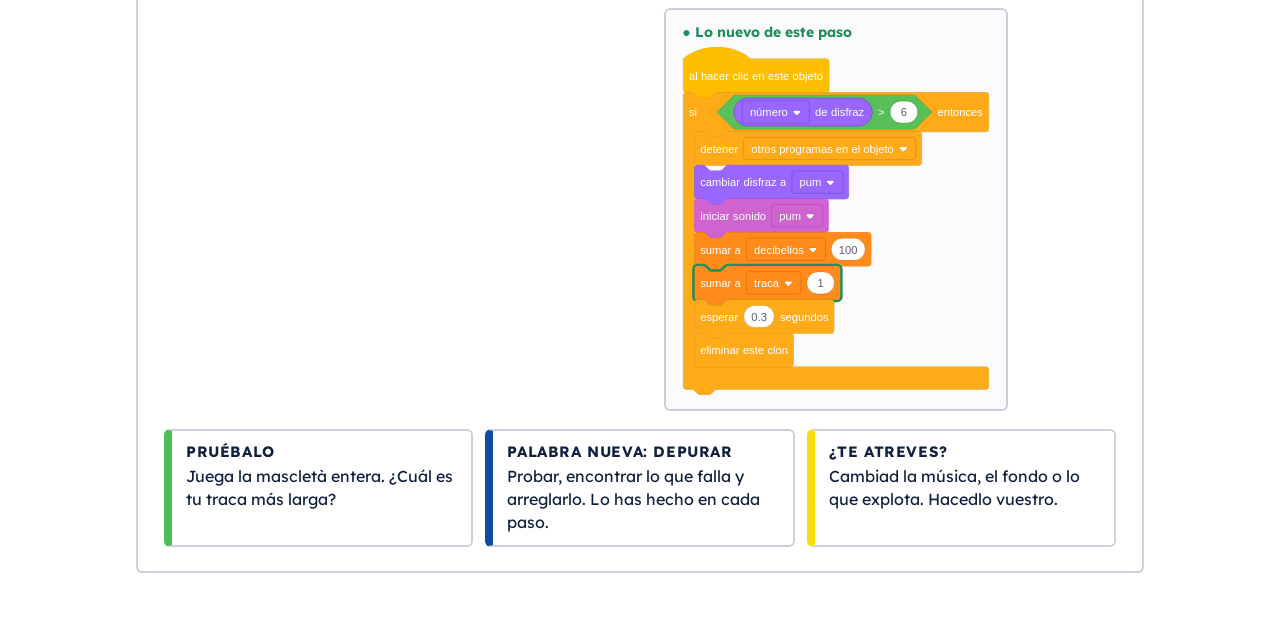
<file: fichas/index.html>
<!DOCTYPE html>
<html lang="es">
<head>
<meta charset="utf-8">
<meta name="viewport" content="width=device-width, initial-scale=1">
<title>Fichas para el alumnado · Masclet a masclet</title>
<meta name="description" content="Los 10 pasos para montar Masclet a masclet en Scratch, explicados para 5.º y 6.º de primaria. Una ficha por paso, para proyectar o imprimir.">
<link rel="icon" href="../assets/img/favicon.svg">
<link rel="preconnect" href="https://fonts.googleapis.com">
<link rel="preconnect" href="https://fonts.gstatic.com" crossorigin>
<link href="https://fonts.googleapis.com/css2?family=Lexend:wght@400;500;600;700;800&family=Lilita+One&display=swap" rel="stylesheet">
<link rel="stylesheet" href="../assets/tro.css">
<style>
  /* Fichas del alumnado: una por paso, en palabras de 5.º y 6.º. En pantalla, una columna; al imprimir, una por página. */
  :root { --verde: #1E8E5A; }
  * { box-sizing: border-box; }
  body { margin: 0; font-family: 'Lexend', system-ui, sans-serif; color: var(--texto); background: var(--fondo); line-height: 1.45; font-size: 18px; }
  body::before { content: ''; display: block; height: 36px; background: linear-gradient(90deg, var(--blau) 0 96px, transparent 96px), repeating-linear-gradient(180deg, var(--or) 0 4px, var(--ciruela) 4px 8px); }
  a { color: inherit; }
  .portada-f { max-width: 1040px; margin: 0 auto; padding: 28px 16px 8px; }
  .portada-f small { font-weight: 700; letter-spacing: .08em; text-transform: uppercase; color: var(--ciruela); }
  .portada-f h1 { font: 400 clamp(38px, 6vw, 64px)/1 var(--titulo); margin: 10px 0 14px; }
  .portada-f p { max-width: 46em; margin: 0 0 10px; }
  .acciones { display: flex; flex-wrap: wrap; gap: 10px; margin: 16px 0 6px; }
  .acciones a, .acciones button { font: 700 16px/1 'Lexend', sans-serif; border: 2px solid var(--tinta); border-radius: 4px; padding: 10px 16px; background: var(--blanco); color: var(--tinta); text-decoration: none; cursor: pointer; }
  .acciones .prin { background: var(--ciruela); border-color: var(--ciruela); color: #fff; }
  .indice-f { max-width: 1040px; margin: 10px auto 0; padding: 0 16px; display: flex; flex-wrap: wrap; gap: 6px; }
  .indice-f a { font-weight: 700; text-decoration: none; border: 2px solid var(--borde); border-radius: 4px; padding: 6px 12px; }
  .indice-f a:hover { border-color: var(--tinta); }
  main { max-width: 1040px; margin: 0 auto; padding: 12px 16px 64px; }
  .ficha { background: var(--blanco); border: 2px solid var(--borde); border-top: 10px solid var(--ciruela); border-radius: 6px; padding: 22px 26px 24px; margin-top: 28px; }
  .ficha > header { display: flex; flex-wrap: wrap; align-items: baseline; gap: 6px 16px; }
  .ficha .num { font: 400 30px/1 var(--titulo); color: var(--ciruela); }
  .ficha h2 { font: 400 34px/1.05 var(--titulo); margin: 0; }
  .ficha .empieza { width: 100%; margin: 6px 0 0; color: var(--gris); font-size: 16px; }
  .objetivo { margin: 14px 0 0; font-size: 21px; font-weight: 600; }
  .dos { display: grid; grid-template-columns: minmax(0, 1.05fr) minmax(0, 1fr); gap: 26px; margin-top: 16px; align-items: start; }
  .ficha h3 { margin: 0 0 8px; font-size: 15px; letter-spacing: .06em; text-transform: uppercase; color: var(--gris); }
  .haz ol { margin: 0; padding-left: 1.4em; display: grid; gap: 8px; }
  .haz li::marker { font-weight: 800; color: var(--ciruela); }
  .queda { display: flex; flex-direction: column; gap: 10px; }
  .queda .sb { padding: 14px 16px; }
  /* la etiqueta de lo nuevo, como una línea dentro de la caja: así no se corta en las cajas estrechas */
  .queda .sb.con-nuevos::before, .queda .sb.todo-nuevo::before { position: static; display: block; margin-bottom: 6px; }
  .queda .sb-tit { margin: 4px 0 -4px; font-size: 14px; }
  .disfraces { display: flex; gap: 6px; flex-wrap: wrap; }
  .disfraces img { height: 110px; width: auto; background: var(--area-claro); border-radius: 4px; }
  .tres { display: grid; grid-template-columns: repeat(3, minmax(0, 1fr)); gap: 12px; margin-top: 18px; }
  .caja-f { border: 2px solid var(--borde); border-left-width: 8px; border-radius: 6px; padding: 10px 14px; font-size: 16px; }
  .caja-f b { display: block; font-size: 15px; letter-spacing: .04em; text-transform: uppercase; margin-bottom: 2px; }
  .caja-f.prueba { border-left-color: #4CBF56; }
  .caja-f.palabra { border-left-color: var(--blau); }
  .caja-f.reto { border-left-color: var(--or); }
  .nota-doc { margin: 14px 0 0; font-size: 14px; color: var(--gris); }
  @media (max-width: 760px) { .dos, .tres { grid-template-columns: 1fr; } }
  @page { size: A4; margin: 12mm; }
  @media print {
    body { font-size: 12.5pt; background: #fff; }
    body::before, .portada-f, .indice-f { display: none; }
    main { max-width: none; padding: 0; }
    .ficha { margin: 0; border: 0; border-top: 6mm solid var(--ciruela); padding: 6mm 0 0; break-after: page; }
    .ficha:last-child { break-after: auto; }
    .tres { grid-template-columns: 1fr 1fr 1fr; }
    .dos { grid-template-columns: 1.05fr 1fr; }
    .sb.con-nuevos::before, .sb.todo-nuevo::before { font-size: 9pt; }
    /* que cada ficha quepa en un A4: los bloques encogen, más si hay dos programas */
    .queda .sb svg { width: auto; max-height: 125mm; }
    .queda:has(.sb + .sb) .sb svg, .queda:has(.sb-tit) .sb svg { max-height: 62mm; }
  }
</style>
</head>
<body>
<header class="portada-f">
  <small>Masclet a masclet · Para el alumnado</small>
  <h1>Fichas para montar el juego en Scratch</h1>
  <p>Una ficha por paso, con palabras de 5.º y 6.º. Cada una dice qué vas a conseguir, qué bloques poner y cómo comprobar que funciona. Se pueden proyectar en clase o imprimir: sale una ficha por página.</p>
  <p>En los bloques, <b style="color:var(--verde)">lo nuevo de cada paso sale con borde verde</b>. El color de cada etiqueta dice en qué categoría de Scratch está el bloque: <span class="cat eventos">Eventos</span> <span class="cat movimiento">Movimiento</span> <span class="cat apariencia">Apariencia</span> <span class="cat sonido">Sonido</span> <span class="cat control">Control</span> <span class="cat sensores">Sensores</span> <span class="cat operadores">Operadores</span> <span class="cat variables">Variables</span>.</p>
  <div class="acciones">
    <a class="prin" href="../scratch/plantilla.sb3" download>Descargar la plantilla para empezar</a>
    <a href="../scratch/tiempos.txt" download>tiempos.txt (paso 8)</a>
    <button type="button" onclick="window.print()">Imprimir las fichas</button>
    <a href="../">Volver a la formación</a>
  </div>
</header>
<nav class="indice-f" aria-label="Fichas">
  <a href="#paso-0">Antes de empezar</a><a href="#paso-1">1</a><a href="#paso-2">2</a><a href="#paso-3">3</a><a href="#paso-4">4</a><a href="#paso-5">5</a><a href="#paso-6">6</a><a href="#paso-7">7</a><a href="#paso-8">8</a><a href="#paso-9">9</a><a href="#paso-10">10</a>
</nav>

<main>
<article class="ficha" id="paso-0">
  <header><span class="num">Antes de empezar</span><h2>Abre la plantilla</h2></header>
  <p class="objetivo">Vas a tener el proyecto preparado: la plaza, el petardo con sus dibujos y sus sonidos. Todavía sin programas.</p>
  <div class="dos">
    <section class="haz"><h3>Haz esto</h3><ol>
      <li>Entra en <b>scratch.mit.edu</b> y pulsa <b>Crear</b>.</li>
      <li>Menú <b>Archivo › Cargar desde tu ordenador</b> (a veces sale en inglés: <i>Load from your computer</i>). Elige <b>plantilla.sb3</b>.</li>
      <li>Abajo a la derecha está el objeto <b>Petardo</b>. Pulsa la pestaña <b>Disfraces</b>: tiene 11 dibujos.</li>
      <li>Pulsa la pestaña <b>Sonidos</b>: <b>pum</b>, <b>fsss</b> y <b>pasodoble</b>.</li>
      <li>Guarda: <b>Archivo › Guardar en tu ordenador</b>. Guarda siempre al acabar cada paso.</li>
      <li>Un truco: en Scratch, los números con decimales se escriben con <b>punto</b>, no con coma: <b>0.5</b>.</li>
    </ol></section>
    <section class="queda"><h3>Los disfraces del petardo</h3>
      <div class="disfraces"><img src="../assets/img/sprites/mecha1.png" alt="Disfraz 1: mecha entera"><img src="../assets/img/sprites/mecha5.png" alt="Disfraz 5: mecha a medias"><img src="../assets/img/sprites/mecha9.png" alt="Disfraz 9: sin mecha"><img src="../assets/img/sprites/pum.png" alt="Disfraz 10: PUM"><img src="../assets/img/sprites/fallado.png" alt="Disfraz 11: fallado"></div>
      <p class="nota-doc">Del 1 al 9, la mecha se quema. El 10 es la explosión y el 11, el petardo fallado.</p>
    </section>
  </div>
  <div class="tres">
    <div class="caja-f prueba"><b>Comprueba</b>El escenario es la plaza y todavía no hay ningún programa.</div>
    <div class="caja-f palabra"><b>Palabra nueva: objeto</b>Cada personaje o cosa del juego. Tiene disfraces, sonidos y programas.</div>
    <div class="caja-f reto"><b>¿Te atreves?</b>Pasa los disfraces del 1 al 9 con el ratón. ¿Ves cómo se quema la mecha?</div>
  </div>
</article>

<article class="ficha" id="paso-1">
  <header><span class="num">Paso 1</span><h2>Un petardo en la plaza</h2><p class="empieza">Empieza con: la plantilla.</p></header>
  <p class="objetivo">Al pulsar la bandera verde, el petardo aparece en el centro de la plaza.</p>
  <div class="dos">
    <section class="haz"><h3>Haz esto</h3><ol>
      <li>Elige el objeto <b>Petardo</b>, abajo a la derecha.</li>
      <li>En <span class="cat eventos">Eventos</span>, arrastra <b>al hacer clic en ⚑</b> al área de programas.</li>
      <li>En <span class="cat movimiento">Movimiento</span>, encaja debajo <b>ir a x: y:</b>. Escribe <b>0</b> y <b>0</b>.</li>
      <li>En <span class="cat apariencia">Apariencia</span>, encaja <b>cambiar disfraz a</b> y elige <b>mecha1</b>.</li>
      <li>En <span class="cat apariencia">Apariencia</span>, encaja <b>mostrar</b>.</li>
    </ol></section>
    <section class="queda"><h3>Así tiene que quedar</h3><div class="sb" data-paso="1" data-guion="bandera" data-escala="1.1"></div></section>
  </div>
  <div class="tres">
    <div class="caja-f prueba"><b>Pruébalo</b>Pulsa la bandera verde. El petardo aparece en el centro, con la mecha entera.</div>
    <div class="caja-f palabra"><b>Palabra nueva: secuencia</b>Los bloques se hacen en orden, de arriba abajo, uno detrás de otro.</div>
    <div class="caja-f reto"><b>¿Te atreves?</b>Cambia los números de «ir a». ¿Dónde aparece con x: 100? ¿Y con y: −100?</div>
  </div>
</article>

<article class="ficha" id="paso-2">
  <header><span class="num">Paso 2</span><h2>La mecha se quema</h2><p class="empieza">Empieza con: tu proyecto del paso 1.</p></header>
  <p class="objetivo">La mecha se quema poco a poco y tarda justo 1 segundo.</p>
  <div class="dos">
    <section class="haz"><h3>Haz esto</h3><ol>
      <li>En <span class="cat control">Control</span>, encaja <b>repetir</b> debajo de «mostrar». Cambia el 10 por <b>8</b>.</li>
      <li>Dentro del repetir, encaja <b>esperar 1 segundos</b> <span class="cat control">Control</span>. Cambia el 1 por <b>0.125</b> (con punto, no con coma).</li>
      <li>Debajo, también dentro, encaja <b>siguiente disfraz</b> <span class="cat apariencia">Apariencia</span>.</li>
    </ol></section>
    <section class="queda"><h3>Así tiene que quedar</h3><div class="sb" data-paso="2" data-guion="bandera" data-escala="1.1"></div></section>
  </div>
  <div class="tres">
    <div class="caja-f prueba"><b>Pruébalo</b>La mecha se quema y se acaba en 1 segundo: 8 × 0,125 = 1.</div>
    <div class="caja-f palabra"><b>Palabra nueva: bucle</b>Repite los bloques de dentro. Así no hace falta copiar 8 veces lo mismo.</div>
    <div class="caja-f reto"><b>¿Te atreves?</b>Pon esperar 0.5. ¿Cuánto dura ahora la mecha?</div>
  </div>
</article>

<article class="ficha" id="paso-3">
  <header><span class="num">Paso 3</span><h2>¡PUM! al hacer clic</h2><p class="empieza">Empieza con: tu proyecto del paso 2.</p></header>
  <p class="objetivo">Cuando haces clic en el petardo, explota: ¡PUM!</p>
  <div class="dos">
    <section class="haz"><h3>Haz esto</h3><ol>
      <li>En <span class="cat eventos">Eventos</span>, arrastra <b>al hacer clic en este objeto</b> a un sitio libre. Es un programa nuevo.</li>
      <li>Encaja debajo: <b>cambiar disfraz a pum</b> <span class="cat apariencia">Apariencia</span>, <b>iniciar sonido pum</b> <span class="cat sonido">Sonido</span>, <b>esperar 0.3 segundos</b> <span class="cat control">Control</span> y <b>esconder</b> <span class="cat apariencia">Apariencia</span>.</li>
      <li>Pruébalo y haz clic pronto. ¿Qué pasa? Sale PUM… y vuelve la mecha.</li>
      <li>Arréglalo: en <span class="cat control">Control</span>, coge <b>detener todos</b> y encájalo justo debajo de «al hacer clic en este objeto». En el menú, elige <b>otros programas en el objeto</b>.</li>
    </ol></section>
    <section class="queda"><h3>Así tiene que quedar</h3><div class="sb" data-paso="3" data-guion="clic" data-escala="1.1"></div><p class="nota-doc">El programa de la bandera no cambia.</p></section>
  </div>
  <div class="tres">
    <div class="caja-f prueba"><b>Pruébalo</b>Haz clic: PUM, y la mecha ya no vuelve.</div>
    <div class="caja-f palabra"><b>Palabra nueva: paralelismo</b>Dos programas funcionan a la vez. «Detener otros programas» para el de la mecha.</div>
    <div class="caja-f reto"><b>¿Te atreves?</b>Cambia esperar 0.3 por 1. ¿Se ve mejor la explosión?</div>
  </div>
</article>

<article class="ficha" id="paso-4">
  <header><span class="num">Paso 4</span><h2>Los decibelios</h2><p class="empieza">Empieza con: tu proyecto del paso 3.</p></header>
  <p class="objetivo">Un marcador que suma 100 decibelios con cada PUM.</p>
  <div class="dos">
    <section class="haz"><h3>Haz esto</h3><ol>
      <li>En <span class="cat variables">Variables</span>, pulsa <b>Crear una variable</b>. Nombre: <b>decibelios</b>. Marca «Para todos los objetos» y pulsa Aceptar.</li>
      <li>En el programa de la bandera, encaja <b>dar a decibelios el valor 0</b> justo debajo de «al hacer clic en ⚑».</li>
      <li>En el programa del clic, encaja <b>sumar a decibelios 1</b> después de «iniciar sonido pum». Cambia el 1 por <b>100</b>.</li>
    </ol></section>
    <section class="queda"><h3>Así tiene que quedar</h3><div class="sb" data-paso="4" data-guion="bandera" data-escala="0.95"></div><div class="sb" data-paso="4" data-guion="clic" data-escala="0.95"></div></section>
  </div>
  <div class="tres">
    <div class="caja-f prueba"><b>Pruébalo</b>Arriba a la izquierda sale el marcador. Cada PUM suma 100. Al empezar, vuelve a 0.</div>
    <div class="caja-f palabra"><b>Palabra nueva: variable</b>Una caja con nombre que guarda un número. El programa lo cambia.</div>
    <div class="caja-f reto"><b>¿Te atreves?</b>Quita «dar el valor 0» y juega dos veces. ¿Qué le pasa al marcador?</div>
  </div>
</article>

<article class="ficha" id="paso-5">
  <header><span class="num">Paso 5</span><h2>¿A tiempo o fallado?</h2><p class="empieza">Empieza con: tu proyecto del paso 4.</p></header>
  <p class="objetivo">Solo explota si haces clic cuando la mecha está casi acabada. Si nadie hace clic, falla: fsss.</p>
  <div class="dos">
    <section class="haz"><h3>Haz esto</h3><ol>
      <li>En <span class="cat control">Control</span>, arrastra <b>si entonces</b> a un sitio libre.</li>
      <li>En el programa del clic, arrastra el bloque <b>detener…</b> (se lleva los de debajo) y suéltalo dentro del «si». Después, encaja el «si» debajo de «al hacer clic en este objeto».</li>
      <li>En <span class="cat operadores">Operadores</span>, pon <b>( ) &gt; ( )</b> en el hueco del «si». En el primer hueco, <b>número de disfraz</b> <span class="cat apariencia">Apariencia</span>. En el segundo, escribe <b>6</b>.</li>
      <li>En el programa de la bandera, al final, encaja: <b>esperar 0.2</b>, <b>cambiar disfraz a fallado</b>, <b>iniciar sonido fsss</b>, <b>esperar 0.5</b> y <b>esconder</b>.</li>
    </ol></section>
    <section class="queda"><h3>Así tiene que quedar</h3><div class="sb" data-paso="5" data-guion="clic" data-escala="0.9"></div><div class="sb" data-paso="5" data-guion="bandera" data-escala="0.9"></div></section>
  </div>
  <div class="tres">
    <div class="caja-f prueba"><b>Pruébalo</b>Clic muy pronto: no pasa nada. Clic al final: PUM. Sin clic: fsss.</div>
    <div class="caja-f palabra"><b>Palabra nueva: condición</b>«Si pasa esto, entonces haz aquello». Aquí: si el disfraz es mayor que 6.</div>
    <div class="caja-f reto"><b>¿Te atreves?</b>Pon 4 en vez de 6. ¿Es más fácil o más difícil?</div>
  </div>
</article>

<article class="ficha" id="paso-6">
  <header><span class="num">Paso 6</span><h2>Muchos petardos</h2><p class="empieza">Empieza con: tu proyecto del paso 5.</p></header>
  <p class="objetivo">Salen 20 petardos, uno cada segundo, cada uno en un sitio al azar.</p>
  <div class="dos">
    <section class="haz"><h3>Haz esto</h3><ol>
      <li>En el programa de la bandera, quita el bloque de arriba y pon <b>al comenzar como clon</b> <span class="cat control">Control</span>.</li>
      <li>En ese programa, quita también «dar a decibelios el valor 0» e «ir a x: 0 y: 0».</li>
      <li>Después de «cambiar disfraz a mecha1», encaja <b>ir a capa delantera</b> <span class="cat apariencia">Apariencia</span> y elige <b>trasera</b>.</li>
      <li>Al final de ese programa y del programa del clic, cambia «esconder» por <b>eliminar este clon</b> <span class="cat control">Control</span>.</li>
      <li>Haz un programa nuevo, la <b>fábrica</b>: <b>al hacer clic en ⚑</b>, <b>esconder</b>, <b>dar a decibelios el valor 0</b> y un <b>repetir 20</b>.</li>
      <li>Dentro del repetir, pon <b>ir a x: y:</b>. En cada hueco, un <b>número aleatorio entre</b> <span class="cat operadores">Operadores</span>: de −180 a 180 para x y de −80 a 80 para y.</li>
      <li>Debajo, también dentro: <b>crear clon de mí mismo</b> <span class="cat control">Control</span> y <b>esperar 1 segundos</b>.</li>
    </ol></section>
    <section class="queda"><h3>Así tiene que quedar</h3><p class="sb-tit">La fábrica</p><div class="sb" data-paso="6" data-guion="bandera" data-escala="0.8"></div><p class="sb-tit">Cada clon</p><div class="sb" data-paso="6" data-guion="clon" data-escala="0.8"></div></section>
  </div>
  <div class="tres">
    <div class="caja-f prueba"><b>Pruébalo</b>Sale un petardo cada segundo, en un sitio distinto. Puedes explotarlos todos.</div>
    <div class="caja-f palabra"><b>Palabra nueva: clon</b>Una copia del objeto. Cada clon hace su programa por su cuenta.</div>
    <div class="caja-f reto"><b>¿Te atreves?</b>Haz que salgan cada 0.5 segundos. ¿Puedes con todos?</div>
  </div>
</article>

<article class="ficha" id="paso-7">
  <header><span class="num">Paso 7</span><h2>Con música</h2><p class="empieza">Empieza con: tu proyecto del paso 6.</p></header>
  <p class="objetivo">Suena el pasodoble y sale un petardo en cada golpe de la música.</p>
  <div class="dos">
    <section class="haz"><h3>Haz esto</h3><ol>
      <li>En la fábrica, después de «dar a decibelios el valor 0», encaja <b>iniciar sonido pasodoble</b> <span class="cat sonido">Sonido</span> y <b>esperar 3 segundos</b> <span class="cat control">Control</span>.</li>
      <li>En el repetir, cambia el 20 por <b>100</b>.</li>
      <li>Cambia «esperar 1» por <b>esperar 0.5</b>: un golpe de la música dura medio segundo.</li>
    </ol></section>
    <section class="queda"><h3>Así tiene que quedar</h3><div class="sb" data-paso="7" data-guion="bandera" data-escala="0.8"></div></section>
  </div>
  <div class="tres">
    <div class="caja-f prueba"><b>Pruébalo</b>¿Van los petardos con la música? Al principio, sí… pero se van retrasando.</div>
    <div class="caja-f palabra"><b>Palabra nueva: pulso</b>Los golpes de la música. Aquí hay 120 en un minuto: uno cada medio segundo.</div>
    <div class="caja-f reto"><b>¿Te atreves?</b>Da palmas con la música mientras juegas. ¿Coinciden con los petardos?</div>
  </div>
</article>

<article class="ficha" id="paso-8">
  <header><span class="num">Paso 8</span><h2>Al ritmo</h2><p class="empieza">Empieza con: tu proyecto del paso 7.</p></header>
  <p class="objetivo">Cada petardo explota justo con una nota de la dolçaina, y ya no se retrasa.</p>
  <div class="dos">
    <section class="haz"><h3>Haz esto</h3><ol>
      <li>La lista <b>tiempos</b> ya está en tu proyecto <span class="cat variables">Variables</span>: el segundo de cada nota.</li>
      <li>Crea la variable <b>n</b>. Es el número del petardo que toca.</li>
      <li>En la fábrica: <b>dar a n el valor 1</b>. Quita «esperar 3» y pon <b>reiniciar cronómetro</b> <span class="cat sensores">Sensores</span> justo debajo de «iniciar sonido pasodoble».</li>
      <li>En el repetir, cambia el 100 por <b>longitud de tiempos</b>.</li>
      <li>Quita «esperar 0.5». Arriba del todo, dentro del repetir, pon <b>esperar hasta que</b> <span class="cat control">Control</span>.</li>
      <li>En su hueco, pon un <b>&gt;</b> <span class="cat operadores">Operadores</span>. A la izquierda, <b>cronómetro</b> <span class="cat sensores">Sensores</span>. A la derecha, un <b>−</b> <span class="cat operadores">Operadores</span>.</li>
      <li>En el <b>−</b>: primero <b>elemento n de tiempos</b>, después un <b>1</b>. Míralo en el dibujo.</li>
      <li>Al final del repetir: <b>sumar a n 1</b>.</li>
    </ol></section>
    <section class="queda"><h3>Así tiene que quedar</h3><div class="sb" data-paso="8" data-guion="bandera" data-escala="0.75"></div><p class="nota-doc">¿No tienes la lista? Créala en Variables. Después, en el escenario, clic derecho sobre ella › <b>importar</b> › <b>tiempos.txt</b>.</p></section>
  </div>
  <div class="tres">
    <div class="caja-f prueba"><b>Pruébalo</b>Cada petardo explota con una nota. Haz clic al ritmo de lo que oyes.</div>
    <div class="caja-f palabra"><b>Palabra nueva: lista</b>Muchos números en orden, como una lista de la compra. «Elemento n» es el que toca ahora.</div>
    <div class="caja-f reto"><b>¿Te atreves?</b>Mira la lista tiempos. ¿En qué segundo explota el petardo 1? ¿Y el 2?</div>
  </div>
</article>

<article class="ficha" id="paso-9">
  <header><span class="num">Paso 9</span><h2>Modo pirotécnico</h2><p class="empieza">Empieza con: tu proyecto del paso 8.</p></header>
  <p class="objetivo">Grabas tu propia mascletà: tú decides dónde y cuándo explota cada petardo.</p>
  <div class="dos">
    <section class="haz"><h3>Haz esto</h3><ol>
      <li>En <span class="cat variables">Variables</span>, crea dos listas: <b>x</b> e <b>y</b>.</li>
      <li>Programa nuevo para grabar: <b>al presionar tecla g</b> <span class="cat eventos">Eventos</span>. Debajo, tres <b>eliminar todos de</b>: tiempos, x e y.</li>
      <li>Sigue debajo: <b>detener todos los sonidos</b>, <b>iniciar sonido pasodoble</b> y <b>reiniciar cronómetro</b>.</li>
      <li>Programa nuevo para cada petardo: <b>al presionar tecla espacio</b>. Debajo, tres <b>añadir a</b>.</li>
      <li>Añade el <b>cronómetro</b> a tiempos, la <b>posición x del ratón</b> <span class="cat sensores">Sensores</span> a x y la <b>posición y del ratón</b> a y.</li>
      <li>En la fábrica, cambia los dos «número aleatorio» de «ir a» por <b>elemento n de x</b> y <b>elemento n de y</b>.</li>
      <li>Graba: pulsa <b>G</b>, mueve el ratón por la plaza y pulsa <b>espacio</b> en cada nota.</li>
    </ol></section>
    <section class="queda"><h3>Así tiene que quedar</h3><div class="sb" data-paso="9" data-guion="tecla g" data-escala="0.8"></div><div class="sb" data-paso="9" data-guion="tecla espacio" data-escala="0.8"></div></section>
  </div>
  <div class="tres">
    <div class="caja-f prueba"><b>Pruébalo</b>Cuando acabe la canción, pulsa la bandera: los petardos salen donde tú los pusiste.</div>
    <div class="caja-f palabra"><b>Palabra nueva: datos</b>El juego guarda lo que haces (el segundo y el sitio) y luego lo usa.</div>
    <div class="caja-f reto"><b>¿Te atreves?</b>Graba una mascletà para un compañero. ¿Puede superarla?</div>
  </div>
</article>

<article class="ficha" id="paso-10">
  <header><span class="num">Paso 10</span><h2>El remate</h2><p class="empieza">Empieza con: tu proyecto del paso 9.</p></header>
  <p class="objetivo">El juego tiene pantalla de inicio y de final, y cuenta la traca: los aciertos seguidos.</p>
  <div class="dos">
    <section class="haz"><h3>Haz esto</h3><ol>
      <li>En la fábrica, justo debajo de la bandera: <b>cambiar fondo a plaza</b> <span class="cat apariencia">Apariencia</span>.</li>
      <li>Al final de la fábrica, fuera del repetir: <b>esperar hasta que cronómetro &gt; 62</b> y <b>cambiar fondo a final</b>.</li>
      <li>Crea la variable <b>traca</b>. En la fábrica: <b>dar a traca el valor 0</b>.</li>
      <li>En el clic, después de «sumar a decibelios 100»: <b>sumar a traca 1</b>. En el clon, después de «iniciar sonido fsss»: <b>dar a traca el valor 0</b>.</li>
      <li>Antes de guardar, pulsa el escenario y elige el fondo <b>inicio</b>: así se ve la portada al abrir el juego.</li>
    </ol></section>
    <section class="queda"><h3>Así tiene que quedar</h3><div class="sb" data-paso="10" data-guion="bandera" data-escala="0.7"></div><div class="sb" data-paso="10" data-guion="clic" data-escala="0.7"></div></section>
  </div>
  <div class="tres">
    <div class="caja-f prueba"><b>Pruébalo</b>Juega la mascletà entera. ¿Cuál es tu traca más larga?</div>
    <div class="caja-f palabra"><b>Palabra nueva: depurar</b>Probar, encontrar lo que falla y arreglarlo. Lo has hecho en cada paso.</div>
    <div class="caja-f reto"><b>¿Te atreves?</b>Cambiad la música, el fondo o lo que explota. Hacedlo vuestro.</div>
  </div>
</article>
</main>

<script src="../assets/vendor/scratchblocks.min.js"></script>
<script src="../assets/vendor/scratchblocks-translations.js"></script>
<script src="../scratch/pasos.js"></script>
<script src="../assets/tro.js"></script>
</body>
</html>
</file>
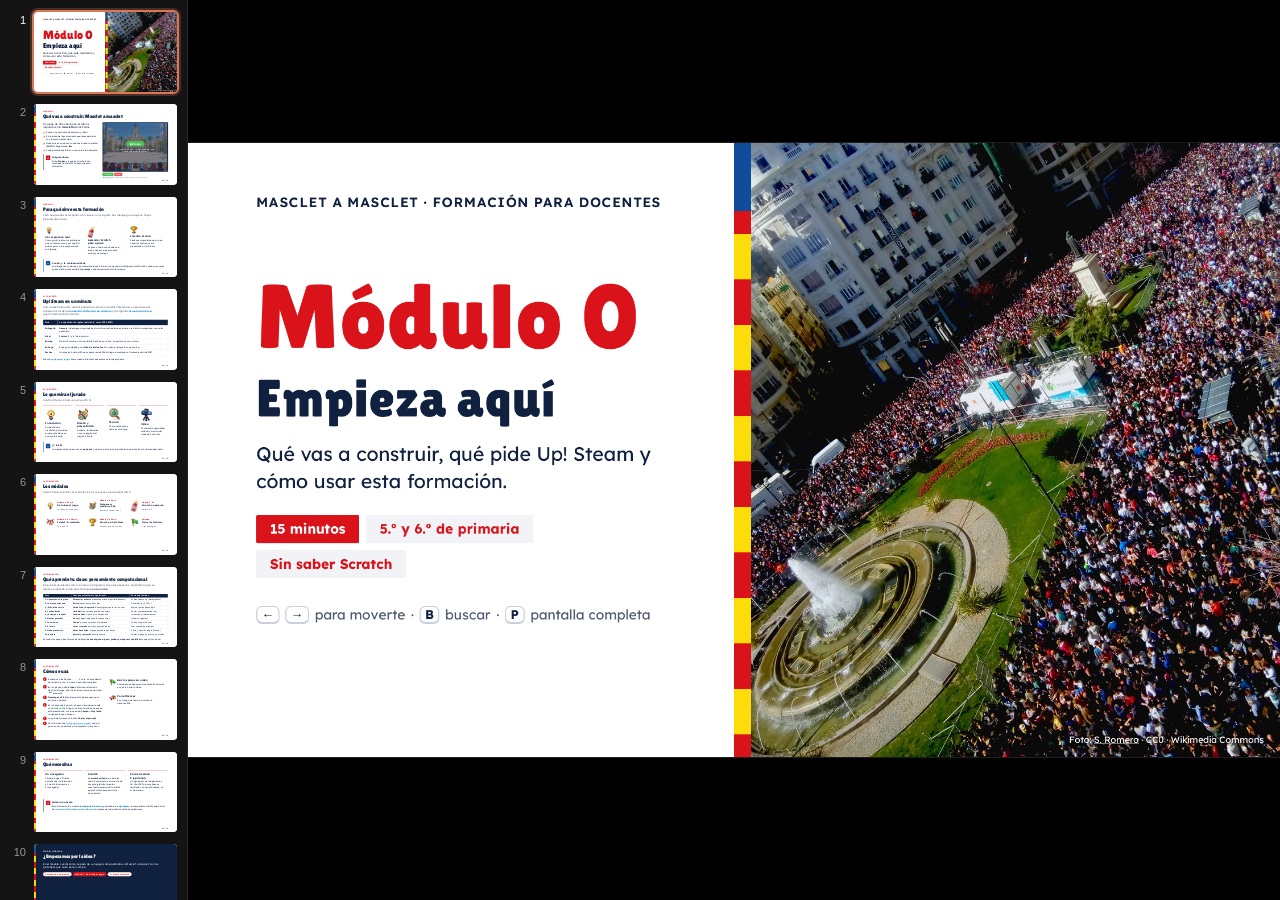
<file: tema0/index.html>
<!DOCTYPE html>
<html lang="es">
<head>
<meta charset="utf-8">
<meta name="viewport" content="width=device-width, initial-scale=1">
<title>Módulo 0 · Empieza aquí</title>
<link rel="preconnect" href="https://fonts.googleapis.com">
<link rel="preconnect" href="https://fonts.gstatic.com" crossorigin>
<link href="https://fonts.googleapis.com/css2?family=Lexend:wght@400;500;600;700;800&family=Lilita+One&family=JetBrains+Mono:wght@500&display=swap" rel="stylesheet">
<link rel="icon" href="../assets/img/favicon.svg">
<link rel="stylesheet" href="../assets/cdc.css">
<link rel="stylesheet" href="../assets/tro.css">
</head>
<body class="area-0">

<deck-stage width="1920" height="1080">

<section class="portada" data-label="Portada" style="background-image: linear-gradient(90deg, var(--fondo) 0 50%, transparent 50%), url(../assets/img/portadas/tema0.webp)">
  <a class="marca" href="../">Masclet a masclet · Formación para docentes</a>
  <p class="num">Módulo 0</p>
  <h1>Empieza aquí</h1>
  <p class="sub">Qué vas a construir, qué pide Up! Steam y cómo usar esta formación.</p>
  <div class="datos"><span class="pill">15 minutos</span><span class="pill clara">5.º y 6.º de primaria</span><span class="pill clara">Sin saber Scratch</span></div>
  <p class="pista-teclas"><kbd>←</kbd><kbd>→</kbd> para moverte <span>·</span> <kbd>B</kbd> buscar <span>·</span> <kbd>P</kbd> pantalla completa</p>
  <p class="foto-credito">Foto: <a href="https://commons.wikimedia.org/wiki/File:Congregation_during_a_Masclet%C3%A0,_Valencia_(Spain)_2018.jpg" target="_blank" rel="noopener">S. Romero</a> · CC0 · Wikimedia Commons</p>
</section>

<section class="s" data-label="Qué vas a construir">
  <div class="cab"><p class="etq">Módulo 0</p><h2>Qué vas a construir: Masclet a masclet</h2></div>
  <div class="cuerpo">
    <div class="cols" style="grid-template-columns: 1fr 880px; gap: 56px">
      <div style="display:flex;flex-direction:column;gap:26px">
        <p>Un juego de ritmo hecho en Scratch e inspirado en la <b>mascletà</b> de las Fallas.</p>
        <ul class="lista peq">
          <li>Suena un pasodoble de dolçaina y tabal.</li>
          <li>En la plaza del Ayuntamiento aparecen petardos con la mecha encendida.</li>
          <li>Haces clic en cada uno cuando se acaba la mecha: <b>¡PUM!</b> Si llegas tarde: <b>fsss</b>.</li>
          <li>Cada petardo explota con una nota de la dolçaina.</li>
        </ul>
        <div class="caja examen"><span class="tt">Juégalo ahora</span>Pulsa <b>Probar</b> y juega un minuto. Es el resultado final de los 10 pasos de esta formación.</div>
      </div>
      <div class="jugador" data-sb3="../scratch/paso-10.sb3" data-nota="Con sonido. Haz clic en cada petardo justo cuando se acabe la mecha."></div>
    </div>
  </div>
</section>

<section class="s" data-label="Para qué sirve esta formación">
  <div class="cab"><p class="etq">Módulo 0</p><h2>Para qué sirve esta formación</h2><p class="entrada">Para que puedas acompañar a tu clase en un proyecto de videojuego aunque no hayas programado nunca.</p></div>
  <div class="cuerpo">
    <div class="tarjetas" style="--n:3">
      <div class="tarjeta sin-borde"><img class="ico xp" src="../assets/img/ia/idea.webp" alt=""><h3>Ver el proceso real</h3><p class="peq">Cómo nació la idea, los prototipos que no funcionaron y por qué. Así sabrás guiar a tu equipo cuando se atasque.</p></div>
      <div class="tarjeta sin-borde"><img class="ico xp" src="../assets/img/ia/petardo.webp" alt=""><h3>Aprender Scratch paso a paso</h3><p class="peq">10 pasos. Cada uno añade una idea y tiene su proyecto para probar y descargar.</p></div>
      <div class="tarjeta sin-borde"><img class="ico xp" src="../assets/img/ia/trofeo.webp" alt=""><h3>Llevarlo al aula</h3><p class="peq">Sesiones, roles del equipo, cómo hacerlo vuestro y cómo presentarlo a Up! Steam.</p></div>
    </div>
    <div class="caja ia"><span class="tt">Con IA, y te contamos dónde</span>Las imágenes, la música y parte del código se hicieron con ayuda de inteligencia artificial. En cada caso verás qué se pidió, quién escribió el <b>prompt</b> y qué herramienta hizo la imagen.</div>
  </div>
</section>

<section class="s" data-label="Up! Steam en un minuto">
  <div class="cab"><p class="etq">El contexto</p><h2>Up! Steam en un minuto</h2><p class="entrada">Una competición entre centros educativos de la Comunitat Valenciana. La promueve el Consejo Social de la <a href="https://www.upv.es/" target="_blank" rel="noopener">Universitat Politècnica de València</a> y la organiza <a href="https://escueladeciencia.com/" target="_blank" rel="noopener">Escuela de Ciencia</a>, que ha hecho esta formación.</p></div>
  <div class="cuerpo">
    <table class="tabla">
      <tr><th>Qué</th><th>Lo que dicen las reglas (edición 8, curso 2026-2027)</th></tr>
      <tr><td>Categoría</td><td><b>Gamers</b>: videojuegos inspirados en la cultura, las tradiciones, el arte o la historia valenciana, con valor educativo.</td></tr>
      <tr><td>Nivel</td><td><b>Juniors</b>: 5.º y 6.º de primaria.</td></tr>
      <tr><td>Equipo</td><td>De 6 a 12 alumnos, con equilibrio de chicas y chicos. La portavoz es una chica.</td></tr>
      <tr><td>Entrega</td><td>El juego en <b>itch.io</b> y un <b>vídeo de 3 minutos</b>. Sin vídeo, el proyecto no se evalúa.</td></tr>
      <tr><td>Fechas</td><td>Inscripción hasta el 30 de noviembre de 2026. Entrega a mediados o finales de abril de 2027.</td></tr>
    </table>
    <p class="peq">Fuente: <a href="https://upsteam.es/reglas" target="_blank" rel="noopener">upsteam.es/reglas</a>. Comprueba allí las fechas exactas antes de empezar.</p>
  </div>
</section>

<section class="s" data-label="Lo que mira el jurado">
  <div class="cab"><p class="etq">El contexto</p><h2>Lo que mira el jurado</h2><p class="entrada">Cuatro criterios. Cada uno vale el 25 %.</p></div>
  <div class="cuerpo">
    <div class="tarjetas" style="--n:4">
      <div class="tarjeta"><img class="ico p" src="../assets/img/ia/idea.webp" alt=""><h3>Innovación</h3><p class="peq">Originalidad y creatividad. Una idea propia vale más que una copia bonita.</p></div>
      <div class="tarjeta"><img class="ico p" src="../assets/img/ia/arte.webp" alt=""><h3>Diseño y presentación</h3><p class="peq">Aspecto, facilidad de uso y la página del juego en itch.io.</p></div>
      <div class="tarjeta"><img class="ico p" src="../assets/img/ia/depurar.webp" alt=""><h3>Técnica</h3><p class="peq">Cómo está hecho y cómo es el código.</p></div>
      <div class="tarjeta"><img class="ico p" src="../assets/img/ia/video.webp" alt=""><h3>Vídeo</h3><p class="peq">Contenido, originalidad, calidad y música del vídeo de 3 minutos.</p></div>
    </div>
    <div class="caja ia"><span class="tt">¿Y la IA?</span>Las reglas dicen que su uso es <b>opcional</b> y animan a usar las herramientas que el centro considere adecuadas.</div>
  </div>
</section>

<section class="s" data-label="Los módulos">
  <div class="cab"><p class="etq">La formación</p><h2>Los módulos</h2><p class="entrada">Unas 5 horas en total. Los módulos 3 y 4 son el paso a paso de Scratch.</p></div>
  <div class="cuerpo">
    <div class="indice-comp tres">
      <a href="../tema1/"><img class="ico" src="../assets/img/ia/idea.webp" alt=""><div><span class="n">Módulo 1 · 45 min</span><h3>De la idea al juego</h3><span class="cap">La idea y los prototipos</span></div></a>
      <a href="../tema2/"><img class="ico" src="../assets/img/ia/arte.webp" alt=""><div><span class="n">Módulo 2 · 45 min</span><h3>Imágenes y música con IA</h3><span class="cap">Prompts y herramientas</span></div></a>
      <a href="../tema3/"><img class="ico" src="../assets/img/ia/petardo.webp" alt=""><div><span class="n">Módulo 3 · 1 h</span><h3>Scratch: un petardo</h3><span class="cap">Pasos 1 a 5</span></div></a>
      <a href="../tema4/"><img class="ico" src="../assets/img/ia/cuerda.webp" alt=""><div><span class="n">Módulo 4 · 1 h 30 min</span><h3>Scratch: la mascletà</h3><span class="cap">Pasos 6 a 10</span></div></a>
      <a href="../tema5/"><img class="ico" src="../assets/img/ia/trofeo.webp" alt=""><div><span class="n">Módulo 5 · 40 min</span><h3>Al aula y a Up! Steam</h3><span class="cap">Sesiones, publicar y vídeo</span></div></a>
      <a href="../"><img class="ico" src="../assets/img/ia/inicio.webp" alt=""><div><span class="n">Portada</span><h3>Todos los módulos</h3><span class="cap">Y las descargas</span></div></a>
    </div>
  </div>
</section>

<section class="s" data-label="Qué aprende tu clase">
  <div class="cab"><p class="etq">La formación</p><h2>Qué aprende tu clase: pensamiento computacional</h2><p class="entrada">Es resolver problemas como lo haría un programa: en pasos pequeños, buscando lo que se repite y probando. Cada paso trabaja <b>una sola idea</b>.</p></div>
  <div class="cuerpo">
    <table class="tabla peq compacta">
      <tr><th>Paso</th><th>Idea de pensamiento computacional</th><th>Se trabaja también</th></tr>
      <tr><td>1 · Un petardo en la plaza</td><td><b>Secuencia</b> y <b>eventos</b>: órdenes en orden, al pulsar la bandera</td><td>Coordenadas x e y (Matemáticas)</td></tr>
      <tr><td>2 · La mecha se quema</td><td><b>Bucles</b>: repetir en vez de copiar</td><td>Decimales: 8 × 0,125 = 1</td></tr>
      <tr><td>3 · ¡PUM! al hacer clic</td><td><b>Paralelismo</b> y <b>depuración</b>: dos programas a la vez; un error</td><td>Explicar por qué pasa algo</td></tr>
      <tr><td>4 · Los decibelios</td><td><b>Variables</b>: una caja que guarda un número</td><td>Sumar y empezar desde cero</td></tr>
      <tr><td>5 · ¿A tiempo o fallado?</td><td><b>Condicionales</b>: si pasa esto, haz aquello</td><td>«Mayor que» (Matemáticas)</td></tr>
      <tr><td>6 · Muchos petardos</td><td><b>Clones</b> y <b>azar</b>: copias que funcionan solas</td><td>Números negativos</td></tr>
      <tr><td>7 · Con música</td><td><b>Tiempo</b>: por qué se retrasa el programa</td><td>Pulso y tempo (Música)</td></tr>
      <tr><td>8 · Al ritmo</td><td><b>Listas</b> y <b>contador</b>: muchos datos en orden</td><td>Leer una tabla de tiempos</td></tr>
      <tr><td>9 · Modo pirotécnico</td><td><b>Datos de entrada</b>: el juego guarda lo que haces</td><td>Ritmo y creación propia (Música)</td></tr>
      <tr><td>10 · Remate</td><td><b>Mejorar y remezclar</b>: hacerlo vuestro</td><td>Contar el juego en itch.io y en el vídeo</td></tr>
    </table>
    <p class="peq">En todos los pasos, tres formas de trabajar: <b>avanzar poco a poco</b>, <b>probar y depurar</b> y <b>reutilizar</b> lo que ya funciona.</p>
  </div>
</section>

<section class="s" data-label="Cómo se usa">
  <div class="cab"><p class="etq">La formación</p><h2>Cómo se usa</h2></div>
  <div class="cuerpo">
    <div class="cols" style="gap:56px">
      <ol class="pasos peq">
        <li>Avanza con las flechas <kbd>←</kbd> <kbd>→</kbd>. Con <kbd>B</kbd> buscas dentro del módulo y con <kbd>P</kbd> pasas a pantalla completa.</li>
        <li>En los juegos, pulsa <b>Probar</b>. Para usar el teclado dentro del juego, haz clic en él (se marca en amarillo). <kbd>Esc</kbd> para salir.</li>
        <li><b>Descargar .sb3</b> baja el proyecto de ese paso para abrirlo en Scratch.</li>
        <li>En los pasos de Scratch, lo nuevo de cada paso sale con <b style="color:#1E8E5A">borde verde</b>. Al jugar, se ilumina el bloque que se está ejecutando; con la velocidad <b>Lenta</b> o <b>Muy lenta</b> lo sigues bloque a bloque.</li>
        <li>Los prompts tienen un botón <b>Copiar el prompt</b>.</li>
        <li>Para la clase hay <a href="../fichas/" target="_blank" rel="noopener">fichas para el alumnado</a>: una por paso, con sus palabras, para proyectar o imprimir.</li>
      </ol>
      <div class="tarjetas" style="--n:1">
        <div class="tarjeta sin-borde con-ico"><img src="../assets/img/ia/inicio.webp" alt=""><h3>Haz los pasos en orden</h3><p class="peq">Cada paso se apoya en el anterior. Es el orden en que lo haría tu clase.</p></div>
        <div class="tarjeta sin-borde con-ico"><img src="../assets/img/ia/sonido.webp" alt=""><h3>Con altavoces</h3><p class="peq">Es un juego de ritmo: sin sonido no tiene sentido.</p></div>
      </div>
    </div>
  </div>
</section>

<section class="s" data-label="Qué necesitas">
  <div class="cab"><p class="etq">La formación</p><h2>Qué necesitas</h2></div>
  <div class="cuerpo">
    <div class="tarjetas" style="--n:3">
      <div class="tarjeta"><h3>Un navegador</h3><p class="peq">Chrome, Edge o Firefox actualizado. La formación y Scratch funcionan en el navegador.</p></div>
      <div class="tarjeta"><h3>Scratch</h3><p class="peq">En <b>scratch.mit.edu</b>, sin instalar nada. Para el aula, una cuenta de docente (gratuita) crea las cuentas del alumnado. También existe Scratch para escritorio, sin conexión.</p></div>
      <div class="tarjeta"><h3>Para el módulo 2 (opcional)</h3><p class="peq">Un generador de imágenes con IA. ChatGPT da muy buenos resultados. Lo usa el docente, no el alumnado.</p></div>
    </div>
    <div class="caja examen"><span class="tt">Quién la ha hecho</span>Esta formación la ha hecho <b><a href="https://escueladeciencia.com/" target="_blank" rel="noopener">Escuela de Ciencia</a></b>, organizadora de <b><a href="https://upsteam.es/" target="_blank" rel="noopener">Up! Steam</a></b>, la competición del Consejo Social de la <a href="https://www.upv.es/" target="_blank" rel="noopener">Universitat Politècnica de València</a>. Las reglas de cada edición están en upsteam.es.</div>
  </div>
</section>

<section class="s oscura" data-label="Fin del módulo 0">
  <div class="cab"><p class="etq">Fin del módulo 0</p><h2>¿Empezamos por la idea?</h2></div>
  <div class="cuerpo" style="gap:36px">
    <p>En el módulo 1 verás cómo se pasó de «un juego sobre petardos» a Masclet a masclet, con los prototipos que hubo por el camino.</p>
    <div class="botones"><a class="btn sec" href="../">Portada de la formación</a><a class="btn ciruela" href="../tema1/">Módulo 1 · De la idea al juego</a><a class="btn sec" href="../tema3/">Ir directo a Scratch</a></div>
  </div>
</section>

</deck-stage>
<script src="../assets/deck-stage.js"></script>
<script src="../assets/cdc.js"></script>
<script src="../assets/vendor/scaffolding-min.js"></script>
<script src="../assets/tro.js"></script>
</body>
</html>
</file>
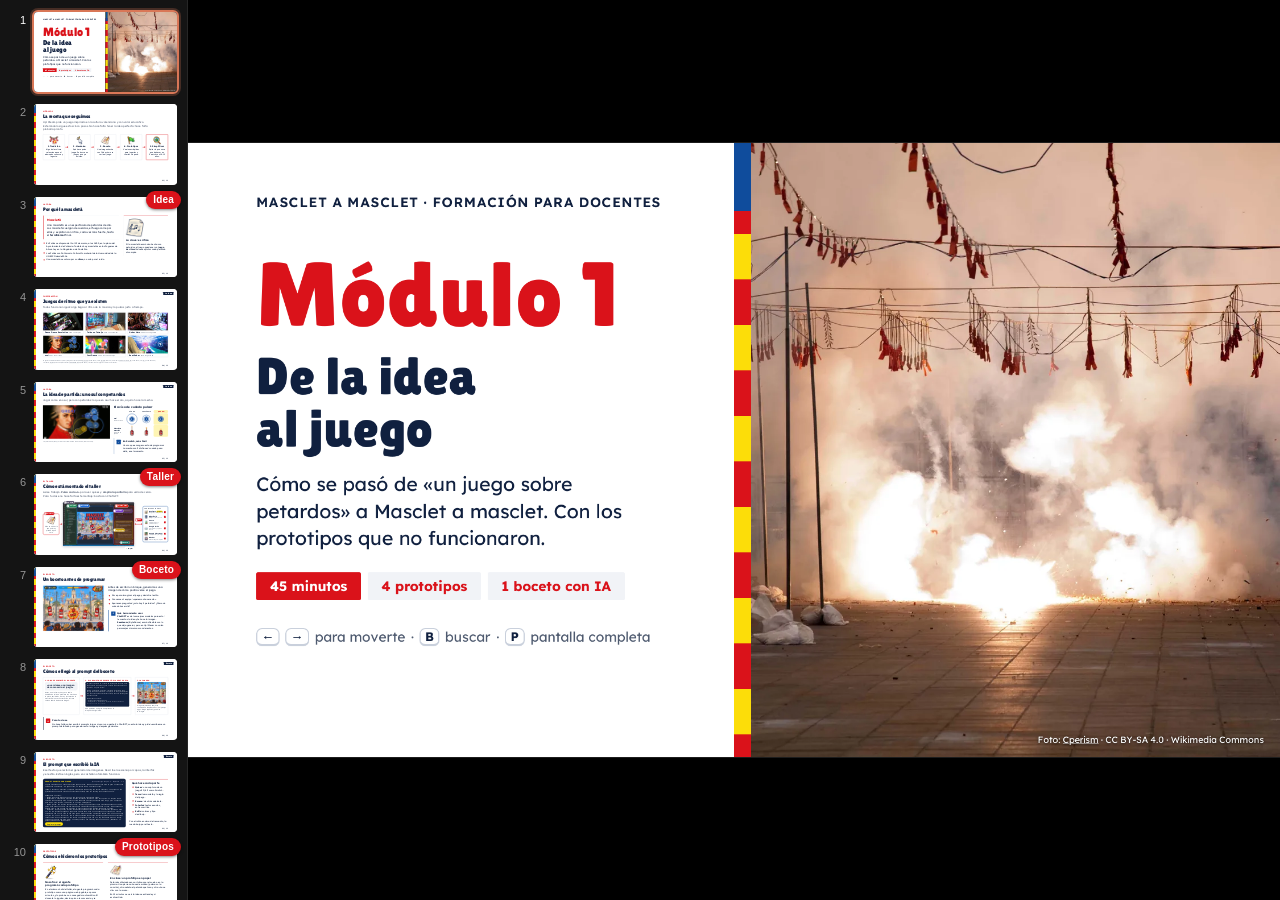
<file: tema1/index.html>
<!DOCTYPE html>
<html lang="es">
<head>
<meta charset="utf-8">
<meta name="viewport" content="width=device-width, initial-scale=1">
<title>Módulo 1 · De la idea al juego</title>
<link rel="preconnect" href="https://fonts.googleapis.com">
<link rel="preconnect" href="https://fonts.gstatic.com" crossorigin>
<link href="https://fonts.googleapis.com/css2?family=Lexend:wght@400;500;600;700;800&family=Lilita+One&family=JetBrains+Mono:wght@500&display=swap" rel="stylesheet">
<link rel="icon" href="../assets/img/favicon.svg">
<link rel="stylesheet" href="../assets/cdc.css">
<link rel="stylesheet" href="../assets/tro.css">
<style>
/* Estilos propios del módulo 1 (prefijo t1-) */
.t1-proto { display: grid; grid-template-columns: 900px 1fr; gap: 56px; align-items: start; }
.t1-proto .captura { aspect-ratio: 4 / 3; }
.t1-proto .veredicto { display: flex; flex-direction: column; gap: 22px; }
.t1-prompt-largo pre { max-height: 510px; font-size: 17px; }
/* Inspiración: juegos de ritmo (tarjetas pulsables), osu! de cerca y la receta del juego */
.t1-juegos { display: grid; grid-template-columns: repeat(3, 1fr); gap: 18px 22px; }
.t1-juego { margin: 0; background: var(--blanco); border-radius: 20px; box-shadow: var(--sombra); overflow: hidden; }
.t1-juego img { display: block; width: 100%; aspect-ratio: 2.25 / 1; object-fit: cover; }
.t1-juego figcaption { padding: 8px 20px 10px; display: flex; align-items: baseline; flex-wrap: wrap; gap: 4px 14px; }
.t1-juego b { font-size: 25px; line-height: 1.15; }
.t1-juego span { font-size: 18px; color: var(--gris); }
.t1-ano { font-size: 16px; font-weight: 700; letter-spacing: .06em; text-transform: uppercase; color: var(--area); }
.t1-creditos { max-width: calc(100% - 150px); margin-top: 12px; font-size: 15px; line-height: 1.45; color: var(--gris); }
.t1-creditos a { color: inherit; }
.t1-osu { display: grid; grid-template-columns: 900px 1fr; gap: 48px; align-items: start; }
.t1-video { margin: 0; }
.t1-video video { display: block; width: 100%; aspect-ratio: 16 / 9; border-radius: 16px; background: #000; box-shadow: 0 10px 34px rgba(27, 21, 48, .22); }
.t1-video figcaption { margin-top: 10px; font-size: 15px; color: var(--gris); }
.t1-video figcaption a { color: inherit; }
.t1-avisa { display: grid; grid-template-columns: 150px repeat(3, 1fr); align-items: center; text-align: center; row-gap: 6px; margin: 8px 0 18px; }
.t1-avisa > p { font-size: 19px; font-weight: 700; letter-spacing: .05em; text-transform: uppercase; color: var(--gris); }
.t1-avisa > b { text-align: left; font-size: 22px; line-height: 1.2; }
.t1-avisa > b span { display: block; margin-top: 4px; font-size: 17px; font-weight: 400; color: var(--gris); }
.t1-avisa .ya { background: color-mix(in srgb, var(--or) 30%, transparent); border-radius: 16px; padding: 6px 0; }
.t1-avisa > p.ya { color: var(--masclet); }
.t1-avisa img { height: 200px; width: auto; margin: -30px auto -26px; display: block; }
.t1-aro { position: relative; width: 140px; height: 140px; margin: 0 auto; }
.t1-aro::before { content: '1'; position: absolute; left: 38px; top: 38px; width: 64px; height: 64px; box-sizing: border-box; border-radius: 50%; background: var(--a2); border: 5px solid #fff; box-shadow: 0 0 0 3px var(--a2); color: #fff; font: 400 32px/54px var(--titulo); text-align: center; }
.t1-aro::after { content: ''; position: absolute; left: 50%; top: 50%; width: calc(70px * var(--k)); height: calc(70px * var(--k)); transform: translate(-50%, -50%); border: 4px solid var(--a2); border-radius: 50%; }
.t1-receta { display: grid; grid-template-columns: 1fr 56px 1fr 56px 1fr 56px 1.1fr; align-items: center; }
.t1-ing { background: var(--blanco); border-radius: 20px; box-shadow: var(--sombra); overflow: hidden; height: 100%; }
.t1-ing img { display: block; width: 100%; height: 200px; object-fit: cover; }
.t1-ing div { padding: 14px 18px 18px; display: flex; flex-direction: column; gap: 4px; }
.t1-ing b { font-size: 26px; line-height: 1.15; }
.t1-ing p { font-size: 19px; line-height: 1.35; color: var(--gris); }
.t1-ing.destaca { box-shadow: 0 0 0 5px var(--masclet), var(--sombra); }
.t1-op { text-align: center; font: 400 56px/1 var(--titulo); color: var(--area); }
/* Taller: profesor → captura de VS Code con zonas de colores → MCP → proveedores de IA.
   Cada zona lleva una etiqueta con (i) sobre el borde; al pulsarla sale su explicación (componente .piezas de tro.js). */
.t1-taller { display: grid; grid-template-columns: 220px 46px 960px 112px 1fr; align-items: center; margin-top: 18px; }
.t1-caja { position: relative; border: 4px solid var(--c); border-radius: 20px; background: var(--blanco); box-shadow: var(--sombra); }
.t1-prof { padding: 34px 16px 20px; display: flex; flex-direction: column; align-items: center; gap: 10px; text-align: center; }
.t1-prof img { width: 120px; }
.t1-prof span { font-size: 20px; line-height: 1.3; color: var(--gris); }
.t1-pantalla { position: relative; margin: 0; }
.t1-pantalla img { display: block; width: 100%; height: auto; border-radius: 14px; box-shadow: 0 10px 34px rgba(27, 21, 48, .22); }
.t1-zona { position: absolute; border: 4px solid var(--c); border-radius: 12px; background: color-mix(in srgb, var(--c) 14%, transparent); pointer-events: none; }
.zona-i { pointer-events: auto; position: absolute; top: -21px; left: 12px; display: inline-flex; align-items: center; gap: 8px; padding: 3px 14px 3px 4px; border-radius: 999px; background: var(--c); color: #fff; font: 700 19px/1 'Lexend', sans-serif; white-space: nowrap; box-shadow: 0 0 0 3px #fff, 0 4px 12px rgba(0, 0, 0, .25); }
.zona-i::after { display: none; }
.zona-i i { width: 30px; height: 30px; border-radius: 50%; background: #fff; color: var(--c); font: italic 700 20px/30px 'Lexend', sans-serif; text-align: center; }
.zona-i:hover, .zona-i[aria-expanded="true"] { box-shadow: 0 0 0 3px #fff, 0 0 0 8px var(--or), 0 4px 12px rgba(0, 0, 0, .25); }
.zona-i.lado { top: calc(50% - 18px); left: -22px; }
.t1-flecha { position: relative; height: 40px; }
.t1-flecha::before { content: ''; position: absolute; left: 6px; right: 20px; top: 50%; border-top: 5px solid var(--area); transform: translateY(-50%); }
.t1-flecha::after { content: ''; position: absolute; right: 4px; top: 50%; transform: translateY(-50%); border: 11px solid transparent; border-left: 16px solid var(--area); border-right: 0; }
.t1-flecha.doble::before { left: 22px; }
.t1-flecha.doble > i { position: absolute; left: 4px; top: 50%; transform: translateY(-50%); border: 11px solid transparent; border-right: 16px solid var(--area); border-left: 0; }
.t1-flecha .zona-i { top: -54px; left: calc(50% - 46px); }
.t1-provs { padding: 14px 14px 16px; display: flex; flex-direction: column; gap: 6px; }
.t1-provs > p { font-size: 17px; font-weight: 700; letter-spacing: .05em; text-transform: uppercase; color: var(--gris); margin: 0 0 4px 6px; }
.t1-serv { display: grid; grid-template-columns: 46px 1fr; gap: 12px; align-items: center; padding: 6px 46px 6px 8px; border-radius: 14px; background: transparent; }
.t1-serv::after { top: 50%; right: 10px; transform: translateY(-50%); width: 28px; height: 28px; font-size: 18px; line-height: 28px; }
.t1-serv img { width: 46px; height: 46px; object-fit: contain; }
.t1-serv b { display: block; font-size: 20px; line-height: 1.2; }
.t1-serv small { display: block; font-size: 15px; line-height: 1.3; color: var(--gris); }
.t1-serv em { font-style: normal; font-size: 13px; font-weight: 700; background: var(--or); border-radius: 999px; padding: 1px 8px; margin-left: 6px; vertical-align: 2px; }
/* Ampliada: la captura ocupa toda la diapositiva, con sus zonas; lo demás se esconde */
.t1-pantalla .ampliar { position: absolute; right: 0; top: calc(100% + 8px); }
.t1-taller.ampliado { position: absolute; inset: 0; z-index: 20; margin: 0; padding: 78px 40px 24px; background: var(--tinta); display: flex; justify-content: center; align-items: stretch; }
.t1-taller.ampliado > :not(.t1-pantalla):not(.pieza-info) { display: none; }
.t1-taller.ampliado .t1-pantalla { height: 100%; aspect-ratio: 1506 / 927; }
.t1-taller.ampliado .t1-pantalla img { height: 100%; }
.t1-taller.ampliado .ampliar { top: -62px; }
</style>
</head>
<body class="area-1">

<deck-stage width="1920" height="1080">

<section class="portada" data-label="Portada" style="background-image: linear-gradient(90deg, var(--fondo) 0 50%, transparent 50%), url(../assets/img/portadas/tema1.webp)">
  <a class="marca" href="../">Masclet a masclet · Formación para docentes</a>
  <p class="num">Módulo 1</p>
  <h1>De la idea al juego</h1>
  <p class="sub">Cómo se pasó de «un juego sobre petardos» a Masclet a masclet. Con los prototipos que no funcionaron.</p>
  <div class="datos"><span class="pill">45 minutos</span><span class="pill clara">4 prototipos</span><span class="pill clara">1 boceto con IA</span></div>
  <p class="pista-teclas"><kbd>←</kbd><kbd>→</kbd> para moverte <span>·</span> <kbd>B</kbd> buscar <span>·</span> <kbd>P</kbd> pantalla completa</p>
  <p class="foto-credito">Foto: <a href="https://commons.wikimedia.org/wiki/File:Masclet%C3%A0_at_Valencia,_Spain,_2010_(DSC7155).jpg" target="_blank" rel="noopener">Cperism</a> · CC BY-SA 4.0 · Wikimedia Commons</p>
</section>

<section class="s" data-label="La receta">
  <div class="cab"><p class="etq">Módulo 1</p><h2>La receta que seguimos</h2><p class="entrada">Up! Steam pide un juego inspirado en la cultura valenciana y con valor educativo. Este módulo sigue estos cinco pasos. No hace falta tener la idea perfecta: hace falta probarla pronto.</p></div>
  <div class="cuerpo">
    <div class="flujo">
      <div class="nodo"><img src="../assets/img/ia/cuerda.webp" alt=""><b>1. Tradición</b>Algo de la cultura valenciana que el alumnado conozca y le guste.</div>
      <div class="fl"></div>
      <div class="nodo"><img src="../assets/img/ia/clic.webp" alt=""><b>2. Mecánica</b>Qué hace quien juega. Se busca en juegos que ya existen.</div>
      <div class="fl"></div>
      <div class="nodo"><img src="../assets/img/ia/boceto.webp" alt=""><b>3. Boceto</b>Una imagen hecha con IA de cómo se vería el juego.</div>
      <div class="fl"></div>
      <div class="nodo"><img src="../assets/img/ia/inicio.webp" alt=""><b>4. Prototipos</b>Versiones rápidas para jugarlas y tirarlas sin pena.</div>
      <div class="fl"></div>
      <div class="nodo destaca"><img src="../assets/img/ia/depurar.webp" alt=""><b>5. Simplificar</b>Quitar lo que no se pueda hacer en Scratch con 10-12 años.</div>
    </div>
  </div>
</section>

<section class="s" data-label="Por qué la mascletà" data-seccion="La idea" data-deck-section="Idea">
  <div class="cab"><p class="etq">La idea</p><h2>Por qué la mascletà</h2></div>
  <div class="cuerpo">
    <div class="cols" style="grid-template-columns: 1fr 600px; gap: 56px">
      <div style="display:flex;flex-direction:column;gap:26px">
        <div class="def"><span class="t">Mascletà</span><p>Una mascletà es un espectáculo de petardos de día. Los masclets cuelgan de cuerdas, el fuego corre por ellas y explotan con ritmo, cada vez más fuerte, hasta el <b>terratrèmol</b> final.</p></div>
        <ul class="lista peq">
          <li>En Fallas se dispara del 1 al 19 de marzo, a las 14:00, en la plaza del Ayuntamiento de València. También hay mascletàs en las Fogueres de Alicante y en la Magdalena de Castellón.</li>
          <li>Las Fallas son Patrimonio Cultural Inmaterial de la Humanidad de la UNESCO desde 2016.</li>
          <li>Una mascletà se valora por su <b>ritmo</b>, no solo por el ruido.</li>
        </ul>
      </div>
      <div class="tarjeta" style="align-self:start">
        <img class="ico m" src="../assets/img/ia/partitura.webp" alt="">
        <h3>La clave: es ritmo</h3>
        <p class="peq">Si la mascletà es música hecha con petardos, el juego puede ser un <b>juego de ritmo</b>: haces explotar cada petardo al compás.</p>
      </div>
    </div>
  </div>
</section>

<section class="s" data-label="Juegos de ritmo que ya existen" data-seccion="La idea">
  <div class="cab"><p class="etq">Inspiración</p><h2>Juegos de ritmo que ya existen</h2><p class="entrada">Todos funcionan igual: algo llega al ritmo de la música y lo pulsas justo a tiempo.</p></div>
  <div class="cuerpo">
    <div class="t1-juegos">
      <figure class="t1-juego"><img src="../assets/img/juegos/ddr.webp" alt="Pantalla de Dance Dance Revolution con las flechas subiendo"><figcaption><b>Dance Dance Revolution</b><span>1998 · con los pies</span></figcaption></figure>
      <figure class="t1-juego"><img src="../assets/img/juegos/taiko.webp" alt="Pantalla de Taiko no Tatsujin con las notas, y el tambor delante"><figcaption><b>Taiko no Tatsujin</b><span>2001 · con un tambor</span></figcaption></figure>
      <figure class="t1-juego"><img src="../assets/img/juegos/guitar-hero.webp" alt="Pantalla de Guitar Hero con las notas bajando por el mástil, y la guitarra de plástico"><figcaption><b>Guitar Hero</b><span>2005 · con una guitarra</span></figcaption></figure>
      <figure class="t1-juego"><img src="../assets/img/juegos/osu.webp" alt="Pantalla de osu! con círculos numerados y sus aros"><figcaption><b>osu!</b><span>2007 · con el ratón</span></figcaption></figure>
      <figure class="t1-juego"><img src="../assets/img/juegos/just-dance.webp" alt="Pantalla de Just Dance con la bailarina que hay que imitar"><figcaption><b>Just Dance</b><span>2009 · con todo el cuerpo</span></figcaption></figure>
      <figure class="t1-juego"><img src="../assets/img/juegos/beat-saber.webp" alt="Pantalla de Beat Saber con los bloques que llegan y la mano del jugador"><figcaption><b>Beat Saber</b><span>2018 · con gafas VR</span></figcaption></figure>
    </div>
    <p class="t1-creditos">Imágenes de Wikimedia Commons (fotos y fotogramas de vídeo). DDR: <a href="https://commons.wikimedia.org/wiki/File:DDR_A_player.jpg" target="_blank" rel="noopener">DJ Damien</a> (CC BY-SA 2.0) · Taiko: <a href="https://commons.wikimedia.org/wiki/File:(Taiko)_ARMAGE%CE%94DON_(Extreme_10*_-_Full_Combo).webm" target="_blank" rel="noopener">pastelle</a> (CC BY 4.0) · Guitar Hero: <a href="https://commons.wikimedia.org/wiki/File:Guitar_Hero_3_(1295821195).jpg" target="_blank" rel="noopener">włodi from London, UK</a> (CC BY-SA 2.0) · osu!: <a href="https://commons.wikimedia.org/wiki/File:Osu!standard_gameplay.webm" target="_blank" rel="noopener">YZiv</a> (CC BY-SA 3.0 DE) · Just Dance: <a href="https://commons.wikimedia.org/wiki/File:IMGP3928_(just_dance_2)_(1280_1024_wm_W)_(5136647541).jpg" target="_blank" rel="noopener">JoyTek</a> (CC BY-SA 2.0) · Beat Saber: <a href="https://commons.wikimedia.org/wiki/File:InclusiveGameLab_Person-Playing-Virtual-Reality_4_CC-BY-SA.jpg" target="_blank" rel="noopener">InclusiveGameLab</a> (CC BY-SA 4.0). Los nombres de los juegos son marcas de sus dueños.</p>
  </div>
</section>

<section class="s" data-label="La idea de partida: un osu! con petardos" data-seccion="La idea">
  <div class="cab"><p class="etq">La idea</p><h2>La idea de partida: un osu! con petardos</h2><p class="entrada">Jugar como en osu!, pero con petardos: lo que en osu! hace el aro, aquí lo hace la mecha.</p></div>
  <div class="cuerpo">
    <div class="t1-osu">
      <figure class="t1-video">
        <video src="../assets/video/osu.mp4" poster="../assets/img/juegos/osu.webp" muted loop playsinline controls preload="metadata" data-auto aria-label="Partida de osu!: aparecen círculos numerados y un aro se cierra sobre cada uno"></video>
        <figcaption>osu! (Dean Herbert, 2007), sin sonido. Vídeo de Wikimedia Commons: <a href="https://commons.wikimedia.org/wiki/File:Osu!standard_gameplay.webm" target="_blank" rel="noopener">YZiv</a> (CC BY-SA 3.0 DE).</figcaption>
      </figure>
      <div>
        <h3>El aviso de cuándo pulsar</h3>
        <div class="t1-avisa">
          <span></span><p>Aún no</p><p>Prepárate</p><p class="ya">¡Ahora!</p>
          <b>osu!<span>el aro se cierra</span></b>
          <div class="t1-aro" style="--k:1.95" role="img" aria-label="Aro grande, lejos del círculo"></div>
          <div class="t1-aro" style="--k:1.45" role="img" aria-label="Aro cerca del círculo"></div>
          <div class="ya"><div class="t1-aro" style="--k:1" role="img" aria-label="El aro toca el círculo"></div></div>
          <b>Masclet a masclet<span>la mecha se quema</span></b>
          <img src="../assets/img/sprites/mecha1.png" alt="Petardo con la mecha larga">
          <img src="../assets/img/sprites/mecha4.png" alt="Petardo con la mecha a medias">
          <div class="ya"><img src="../assets/img/sprites/mecha7.png" alt="Petardo con la mecha casi acabada"></div>
        </div>
        <div class="caja ok"><span class="tt">En Scratch, más fácil</span>Un aro que encoge cuesta de programar. La mecha son 9 disfraces: cuando pasa del 6, es el momento.</div>
      </div>
    </div>
  </div>
</section>

<section class="s" data-label="Cómo está montado el taller" data-seccion="Taller" data-deck-section="Taller">
  <div class="cab"><p class="etq">El taller</p><h2>Cómo está montado el taller</h2><p class="entrada">Así se trabajó. <b>Pulsa cada «i»</b> para ver qué es y <b>amplía la pantalla</b> para verla de cerca. Para tu clase no hace falta este montaje: basta con ChatGPT.</p></div>
  <div class="cuerpo">
    <div class="t1-taller piezas ampliable">
      <div class="t1-caja t1-prof" style="--c:var(--a1)">
        <button type="button" class="pieza zona-i" data-titulo="El profesor"><i>i</i>Profesor<span class="que">No programa: describe con sus palabras lo que quiere, prueba lo que sale y decide qué se queda y qué se quita.</span></button>
        <img src="../assets/img/ia/boceto.webp" alt="">
        <span>Pide en el chat lo que quiere y prueba lo que sale.</span>
      </div>
      <div class="t1-flecha"></div>
      <figure class="t1-pantalla">
        <img src="../assets/img/taller-vscode.webp" width="1506" height="927" alt="VS Code con la carpeta del proyecto a la izquierda, la miniatura del juego en el centro y el chat de Claude Code a la derecha">
        <button type="button" class="ampliar" aria-pressed="false">⤢ Ampliar</button>
          <div class="t1-zona" style="--c:#5E5770;left:0.3%;top:0.3%;width:99.4%;height:4.3%"><button type="button" class="pieza zona-i" data-titulo="VS Code"><i>i</i>VS Code<span class="que">Un editor de código gratuito de Microsoft. Todo el trabajo se hace dentro de esta ventana.</span></button></div>
          <div class="t1-zona" style="--c:#1E8E5A;left:4.0%;top:8.3%;width:15.2%;height:87.7%"><button type="button" class="pieza zona-i" data-titulo="La carpeta del proyecto"><i>i</i>Carpeta<span class="que">A la izquierda, los archivos del proyecto: los módulos de la formación (tema0 a tema5), los proyectos de Scratch y, en «bocetos», las imágenes originales. Todo lo que hace el agente se guarda aquí como archivos normales.</span></button></div>
          <div class="t1-zona" style="--c:#1F6FE0;left:19.7%;top:8.3%;width:51.3%;height:87.7%"><button type="button" class="pieza zona-i" data-titulo="Lo que ha hecho el agente"><i>i</i>Resultado<span class="que">En el centro se abre el resultado. Aquí, la miniatura del juego. También pueden ser páginas web, código o proyectos de Scratch.</span></button></div>
          <div class="t1-zona" style="--c:#E8261C;left:71.5%;top:8.3%;width:28.1%;height:88.2%"><button type="button" class="pieza zona-i" data-titulo="Claude Code: el chat con el agente"><i>i</i>Claude Code<span class="que">Una extensión de VS Code. A la derecha está el chat con el agente de IA, Claude, que lee y escribe los archivos del proyecto, ejecuta programas y prueba lo que hace. Necesita una cuenta de pago de Claude.</span></button></div>
          <div class="t1-zona" style="--c:#7A3FD0;left:72.6%;top:16.0%;width:24.8%;height:7.8%"><button type="button" class="pieza zona-i lado" data-titulo="Lo que pide el profesor"><i>i</i>Petición<span class="que">La petición, con sus palabras: una miniatura del juego en 4:3, hecha con Replicate y usando como referencia las imágenes que ya había.</span></button></div>
          <div class="t1-zona" style="--c:#C99A00;left:72.6%;top:42.4%;width:25.4%;height:42.0%"><button type="button" class="pieza zona-i lado" data-titulo="La respuesta del agente"><i>i</i>Respuesta<span class="que">El agente cuenta qué ha hecho, dónde lo ha guardado y qué sale en la imagen. Antes de responder, la ha abierto para comprobar que está bien.</span></button></div>
          <div class="t1-zona" style="--c:#0B7A6E;left:82.0%;top:90.2%;width:9.0%;height:3.2%"><button type="button" class="pieza zona-i lado" data-titulo="El modelo de IA"><i>i</i>Modelo<span class="que">Aquí se elige el modelo de IA y cuánto piensa antes de responder.</span></button></div>
      </figure>
      <div class="t1-flecha doble" style="--c:var(--a1)"><i></i><button type="button" class="pieza zona-i" data-titulo="MCP"><i>i</i>MCP<span class="que">El MCP (Model Context Protocol) es un estándar para conectar un agente de IA con otros programas y servicios. Cada uno se conecta una vez, y desde el chat el agente ya puede usarlo.</span></button></div>
      <div class="t1-caja t1-provs" style="--c:var(--a2)">
        <p>Conectados por MCP</p>
        <button type="button" class="pieza t1-serv" data-titulo="Replicate"><img src="../assets/img/ia/arte.webp" alt=""><span><b>Replicate<em>la usamos</em></b><small>Imágenes, vídeo y música</small></span><span class="que">Una web con muchos modelos de IA de imagen, vídeo y música. Se paga por uso. Las imágenes de esta formación se hicieron así: el agente escribe el prompt y se lo manda.</span></button>
        <button type="button" class="pieza t1-serv" data-titulo="Higgsfield"><img src="../assets/img/ia/video.webp" alt=""><span><b>Higgsfield</b><small>Imagen y vídeo con IA</small></span><span class="que">Una plataforma de imagen y vídeo con IA. Sirve, por ejemplo, para animar una imagen o hacer un vídeo corto que presente el juego.</span></button>
        <button type="button" class="pieza t1-serv" data-titulo="Canva"><img src="../assets/img/ia/diseno.webp" alt=""><span><b>Canva</b><small>Carteles, fichas y presentaciones</small></span><span class="que">El agente crea o cambia diseños en tu cuenta de Canva: carteles, fichas o presentaciones. Después los retocas tú en Canva, como siempre.</span></button>
        <button type="button" class="pieza t1-serv" data-titulo="Google Drive"><img src="../assets/img/ia/documentos.webp" alt=""><span><b>Google Drive</b><small>Documentos y hojas de cálculo</small></span><span class="que">El agente lee y crea documentos, hojas de cálculo y presentaciones en tu Drive. Por ejemplo, pasar las notas de una hoja a un informe por alumno.</span></button>
        <button type="button" class="pieza t1-serv" data-titulo="Google Classroom"><img src="../assets/img/ia/aula.webp" alt=""><span><b>Google Classroom</b><small>Clases, tareas y entregas</small></span><span class="que">Con un conector de Classroom, el agente ve tus clases, crea una tarea con sus materiales o revisa quién ha entregado. Cuidado con los datos del alumnado: sigue las normas de tu centro.</span></button>
        <button type="button" class="pieza t1-serv" data-titulo="Blender"><img src="../assets/img/ia/impresion3d.webp" alt=""><span><b>Blender</b><small>Modelos 3D para imprimir</small></span><span class="que">Blender es un programa gratuito de 3D. Conectado por MCP, el agente crea el modelo (un petardo, un llavero con el nombre de la clase) y lo prepara para la impresora 3D.</span></button>
      </div>
    </div>
  </div>
</section>

<section class="s" data-label="Un boceto antes de programar" data-seccion="Boceto" data-deck-section="Boceto">
  <div class="cab"><p class="etq">El boceto</p><h2>Un boceto antes de programar</h2></div>
  <div class="cuerpo">
    <div class="cols" style="grid-template-columns: 820px 1fr; gap: 56px">
      <figure class="captura" style="aspect-ratio:4/3"><img src="../assets/img/maqueta.webp" alt="Boceto generado con IA: petardos con cara en la plaza del Ayuntamiento, uno explotando con la palabra PUM y el texto PERFECTE"></figure>
      <div style="display:flex;flex-direction:column;gap:24px">
        <p>Antes de escribir un bloque, generamos una imagen de cómo podría verse el juego.</p>
        <ul class="lista peq">
          <li>Sirve para imaginar el juego y decidir el estilo.</li>
          <li>Convence al equipo: «queremos hacer esto».</li>
          <li>Aparecen preguntas: ¿solo hay 5 petardos? ¿Cómo sé cuándo hacer clic?</li>
        </ul>
        <div class="caja ia"><span class="tt">Qué herramienta usar</span><b>ChatGPT</b> es de los mejores modelos para esto: le cuentas la idea y te hace la imagen. <b>Seedream</b> (ByteDance) es más flexible con lo que deja generar, pero en Up! Steam no valen personajes ni marcas con derechos.</div>
      </div>
    </div>
  </div>
</section>

<section class="s" data-label="Cómo se llegó al prompt del boceto" data-seccion="Boceto">
  <div class="cab"><p class="etq">El boceto</p><h2>Cómo se llegó al prompt del boceto</h2></div>
  <div class="cuerpo">
    <div class="cadena">
      <div class="eslabon">
        <h3>1. Lo que escribió el docente</h3>
        <p class="burbuja">«a ver dame una imagen de como seria el juego»</p>
        <p class="nota">Antes, en el mismo chat, ya se había hablado de la idea: petardos con mecha en la plaza, decibelios, traca y las fases de la mascletà. Sin esa conversación, la frase sola no habría dado esta imagen.</p>
      </div>
      <div class="fl"></div>
      <div class="eslabon">
        <h3>2. El prompt que escribió el agente de IA</h3>
        <div class="extracto">In-game screenshot of a casual 2D rhythm game for kids, made with sprites (the kind of game a school team could build in Scratch). 4:3 game screen…

THEME: a Valencian 'mascleta' (rhythmic firecracker show during the Fallas festival). The player is the pyrotechnician and must click each firecracker exactly when its burning fuse reaches the end.

SCENE (back to front):
- Bright clear blue March sky…
- Background: a simplified, stylized cartoon version of Valencia's town hall square…</div>
        <p class="nota">444 palabras en inglés. Completo en la diapositiva siguiente.</p>
      </div>
      <div class="fl"></div>
      <div class="eslabon">
        <h3>3. La imagen</h3>
        <img src="../assets/img/maqueta.webp" alt="El boceto generado a partir de ese prompt">
        <p class="nota">El agente (Claude Code) está conectado a Replicate: envió el prompt a gpt-image (OpenAI), que hizo la imagen.</p>
      </div>
    </div>
    <div class="caja examen"><span class="tt">Para tu clase</span>No hace falta saber escribir prompts largos ni usar un agente. En ChatGPT, cuenta la idea y pide: «escríbeme un prompt detallado para generar esta imagen y después genérala».</div>
  </div>
</section>

<section class="s" data-label="El prompt que escribió la IA" data-seccion="Boceto">
  <div class="cab"><p class="etq">El boceto</p><h2>El prompt que escribió la IA</h2><p class="entrada">Es el texto que recibió el generador de imágenes. Describe la escena por capas, la interfaz y el estilo. Está en inglés, pero en castellano también funciona.</p></div>
  <div class="cuerpo">
    <div class="cols" style="grid-template-columns: 1fr 520px; gap: 48px">
      <div class="prompt t1-prompt-largo">
        <div class="p-cab">Prompt escrito por Claude <span class="modelo">para openai/gpt-image-2.5 · Replicate · 4:3</span></div>
<pre>In-game screenshot of a casual 2D rhythm game for kids, made with sprites (the kind of game a school team could build in Scratch). 4:3 game screen, no device frame, no browser frame.

THEME: a Valencian 'mascleta' (rhythmic firecracker show during the Fallas festival). The player is the pyrotechnician and must click each firecracker exactly when its burning fuse reaches the end.

SCENE (back to front):
- Bright clear blue March sky with a few puffs of grey firecracker smoke.
- Background: a simplified, stylized cartoon version of Valencia's town hall square: an elegant cream-coloured stone building with a central clock tower and a balcony decorated with flags, plus a couple of palm trees. Flat colours, low detail so it stays a background.
- Middle ground: the classic mascleta setup: several long horizontal ropes stretched between tall metal poles, with dozens of small red-and-white paper firecrackers hanging from them in rows, like clothes on a washing line. A few of them are bursting in small orange-yellow flashes with puffs of smoke.
- Playfield: five big chunky cartoon firecrackers spread across the screen at different positions. Each is a fat red cylinder wrapped in paper with a white band, with a cute simple face (round eyes, nervous expression) and a curly fuse on top that glows. Each fuse shows a different amount left: one fuse is long and just lit, one is half burnt, one is almost finished with bright crackling sparks and the firecracker looks scared. One firecracker in the centre is exploding right now in a big comic-book burst of orange, yellow and red with the word 'PUM!' in chunky letters, and floating above it the text '¡PERFECTE!' in golden yellow with a dark outline.
- The mouse cursor is a small wooden stick with a glowing ember tip, pointing at the almost-finished firecracker.
- Bottom edge: a metal crowd barrier with simple cartoon crowd silhouettes seen from behind, some covering their ears, colourful but very simple.

UI / HUD (clean, chunky, readable, bold rounded cartoon font with dark outlines):
- Top left: a sound-meter badge with the text 'dB 1.250'.
- Top right: a fiery badge with the text 'TRACA x12'.
- Top centre: a horizontal progress bar divided in three labelled segments: 'INICI', 'COS', 'TERRATRÈMOL', with a small marker on 'TERRATRÈMOL'.
All text must be spelled exactly as written and nothing else written anywhere.

STYLE: bright, playful, polished casual indie-game art. Bold dark outlines, flat cel shading, saturated colours: fire orange, red, golden yellow, sky blue, cream and a little Valencian blue. Clear silhouettes, strong contrast between playfield sprites and background. Fun, energetic, family-friendly. No logos, no watermark, no realistic people.</pre>
      </div>
      <div style="display:flex;flex-direction:column;gap:20px">
        <div class="tarjeta"><h3>Qué hace cada parte</h3>
          <ul class="lista peq">
            <li><b>Qué es</b>: una captura de un juego 2D, 4:3 como Scratch.</li>
            <li><b>Tema</b>: la mascletà y la regla del juego.</li>
            <li><b>Escena</b>: de atrás adelante.</li>
            <li><b>Interfaz</b>: textos exactos, entre comillas.</li>
            <li><b>Estilo</b>: colores y tipo de dibujo.</li>
          </ul>
        </div>
        <p class="peq">Con el ratón encima del recuadro, la rueda baja por el texto.</p>
      </div>
    </div>
  </div>
</section>

<section class="s" data-label="Cómo se hicieron los prototipos" data-seccion="Prototipos" data-deck-section="Prototipos">
  <div class="cab"><p class="etq">Prototipos</p><h2>Cómo se hicieron los prototipos</h2></div>
  <div class="cuerpo">
    <div class="cols" style="gap:56px">
      <div class="tarjeta">
        <img class="ico p" src="../assets/img/ia/ia.webp" alt="">
        <h3>Nosotros: el agente programó cada prototipo</h3>
        <p class="peq">En el mismo chat del taller, el agente programó cada prototipo como una página web jugable, en pocos minutos, y lo probó en un navegador automático. El docente lo jugaba, decía qué no le convencía y se hacía otro.</p>
        <p class="peq">Lo que se aprende en un prototipo vale más que el prototipo: por eso se tiran sin pena.</p>
      </div>
      <div class="tarjeta">
        <img class="ico p" src="../assets/img/ia/boceto.webp" alt="">
        <h3>En clase: un prototipo en papel</h3>
        <p class="peq">Petardos dibujados en cartulinas por el suelo o en la pizarra. Una persona hace de música (palmas o la canción), otra señala el petardo que toca y otra «hace clic» con la mano.</p>
        <p class="peq">En 15 minutos se ve si la idea se entiende y si es divertida.</p>
      </div>
    </div>
  </div>
</section>

<section class="s" data-label="Prototipo 1: demasiadas cosas" data-seccion="Prototipos">
  <div class="cab"><p class="etq">Prototipos · 1 de 4</p><h2>Prototipo 1: demasiadas cosas</h2></div>
  <div class="cuerpo">
    <div class="t1-proto">
      <figure class="captura"><img src="../assets/img/proto-1.webp" alt="Prototipo 1 en plena partida: una traca ardiendo por su cuerda, un buñuelo trampa, masclets, explosiones, humo y los marcadores de decibelios, fases, combo y público"></figure>
      <div class="veredicto">
        <p>A la idea de partida le añadimos de todo: masclets, tracas que se siguen por una cuerda, carcasas que suben, buñuelos que no hay que tocar, un medidor del público, humo que se acumula y un terratrèmol pulsando la barra espaciadora.</p>
        <div class="caja aviso"><span class="tt">Por qué no</span>Demasiadas reglas. No se entendía la traca y era imposible de hacer en Scratch con 5.º y 6.º.</div>
      </div>
    </div>
  </div>
</section>

<section class="s" data-label="Prototipo 2: tres carriles" data-seccion="Prototipos">
  <div class="cab"><p class="etq">Prototipos · 2 de 4</p><h2>Prototipo 2: tres carriles</h2></div>
  <div class="cuerpo">
    <div class="t1-proto">
      <figure class="captura"><img src="../assets/img/proto-2.webp" alt="Prototipo 2: tres petardos fijos con sus mechas verticales y las teclas de flecha debajo"></figure>
      <div class="veredicto">
        <p>Tres petardos fijos, uno por flecha. Las chispas bajan por la mecha y pulsas la flecha cuando llegan. Con música de verdad: un pasodoble.</p>
        <div class="caja aviso"><span class="tt">Por qué no</span>Fácil de programar, pero no parecía una mascletà. Era un juego de ritmo cualquiera con petardos dibujados.</div>
      </div>
    </div>
  </div>
</section>

<section class="s" data-label="Prototipo 3: eco rítmico" data-seccion="Prototipos">
  <div class="cab"><p class="etq">Prototipos · 3 de 4</p><h2>Prototipo 3: eco rítmico</h2></div>
  <div class="cuerpo">
    <div class="t1-proto">
      <figure class="captura"><img src="../assets/img/proto-3.webp" alt="Prototipo 3: dos cuerdas, la del mestre con masclets quemados y la del jugador con huecos"></figure>
      <div class="veredicto">
        <p>El mestre pirotécnico dispara un ritmo en su cuerda y tú lo repites en la tuya con la barra espaciadora. Muy musical: es el eco rítmico de la clase de Música.</p>
        <div class="caja aviso"><span class="tt">Por qué no</span>Al jugarlo, costaba entender qué había que hacer.</div>
      </div>
    </div>
  </div>
</section>

<section class="s" data-label="Prototipo 4: el que funcionó" data-seccion="Prototipos">
  <div class="cab"><p class="etq">Prototipos · 4 de 4</p><h2>Prototipo 4: el que funcionó</h2></div>
  <div class="cuerpo">
    <div class="t1-proto">
      <figure class="captura"><img src="../assets/img/proto-4.webp" alt="Prototipo 4: tres petardos con mecha en distintos puntos de la plaza"></figure>
      <div class="veredicto">
        <p>Volvimos a la idea de partida. Petardos por toda la plaza y la mecha marca el momento del clic. Cada petardo explota con una nota de la dolçaina.</p>
        <div class="caja ok"><span class="tt">Por qué sí</span>Una sola regla que se entiende al mirarlo. La música manda. Y se puede hacer en Scratch con un solo objeto.</div>
        <p class="peq">Después aún cambió: al principio los petardos iban siempre de izquierda a derecha y aburría. Ahora dibujan figuras distintas en cada compás.</p>
      </div>
    </div>
  </div>
</section>

<section class="s" data-label="De dónde sale Masclet a masclet" data-seccion="Prototipos">
  <div class="cab"><p class="etq">El resultado</p><h2>De dónde sale Masclet a masclet</h2><p class="entrada">Una tradición y dos juegos. De cada uno cogimos una sola cosa.</p></div>
  <div class="cuerpo">
    <div class="t1-receta">
      <div class="t1-ing"><img src="../assets/img/juegos/mascleta.webp" alt="Masclets colgados de cuerdas explotando en una mascletà"><div><span class="t1-ano">El tema</span><b>La mascletà</b><p>Masclets colgados de cuerdas que explotan con ritmo.</p></div></div>
      <div class="t1-op">+</div>
      <div class="t1-ing"><img src="../assets/img/juegos/osu.webp" alt="Pantalla de osu!" style="object-position:85% 50%"><div><span class="t1-ano">La mecánica</span><b>osu!</b><p>Clic donde aparece cada cosa, justo a tiempo.</p></div></div>
      <div class="t1-op">+</div>
      <div class="t1-ing"><img src="../assets/img/juegos/guitar-hero.webp" alt="Jóvenes tocando Guitar Hero"><div><span class="t1-ano">La música manda</span><b>Guitar Hero</b><p>Cada nota está puesta a mano sobre la canción.</p></div></div>
      <div class="t1-op">=</div>
      <div class="t1-ing destaca"><img src="../assets/img/proto-4.webp" alt="Masclet a masclet: petardos con mecha repartidos por la plaza"><div><span class="t1-ano">El juego</span><b>Masclet a masclet</b><p>Clic en cada petardo cuando se acaba la mecha, al ritmo del pasodoble.</p></div></div>
    </div>
    <div class="cols" style="grid-template-columns: 1fr 1fr; gap: 28px; margin-top: 22px">
      <div class="caja aviso"><span class="tt">Lo que dejamos fuera</span>El aro de osu! (lo hace la mecha), sus deslizadores y ruletas, la guitarra de Guitar Hero y los niveles de dificultad. Difíciles en Scratch y no hacen falta.</div>
      <div class="caja ok"><span class="tt">Para tu clase</span>Jugad un rato a un juego de ritmo y apuntad qué llega, qué avisa y qué se pulsa. Se puede coger una mecánica; nombres, personajes y canciones con derechos, no.</div>
    </div>
    <p class="t1-creditos">Foto de la mascletà de Wikimedia Commons: <a href="https://commons.wikimedia.org/wiki/File:Masclet%C3%A0_at_Valencia,_Spain,_2010_(DSC7155).jpg" target="_blank" rel="noopener">Cperism</a> (CC BY-SA 4.0). osu! y Guitar Hero: créditos en «Juegos de ritmo que ya existen».</p>
  </div>
</section>

<section class="s" data-label="Lo que aprendimos" data-seccion="Prototipos">
  <div class="cab"><p class="etq">Prototipos</p><h2>Lo que aprendimos</h2></div>
  <div class="cuerpo">
    <div class="tarjetas" style="--n:4">
      <div class="tarjeta"><img class="ico p" src="../assets/img/ia/depurar.webp" alt=""><h3>Simplifica</h3><p class="peq">Una sola mecánica bien hecha vale más que cinco a medias.</p></div>
      <div class="tarjeta"><img class="ico p" src="../assets/img/ia/partitura.webp" alt=""><h3>Que la tradición se note</h3><p class="peq">Si cambias los dibujos y el juego sigue igual, la tradición es solo decoración.</p></div>
      <div class="tarjeta"><img class="ico p" src="../assets/img/ia/clic.webp" alt=""><h3>Juega pronto</h3><p class="peq">Lo que parece buena idea en la cabeza puede no entenderse al jugarlo.</p></div>
      <div class="tarjeta"><img class="ico p" src="../assets/img/ia/petardo.webp" alt=""><h3>Piensa en Scratch</h3><p class="peq">Si no sabes cómo se haría en Scratch con 10 años, déjalo fuera.</p></div>
    </div>
  </div>
</section>

<section class="s" data-label="Tradición + mecánica = idea" data-seccion="Tu clase" data-deck-section="Tu clase">
  <div class="cab"><p class="etq">Para tu clase</p><h2>Tradición + mecánica = idea</h2><p class="entrada">La misma receta da muchos juegos distintos. Ejemplos para tu clase:</p></div>
  <div class="cuerpo">
    <table class="tabla peq">
      <tr><th>Tradición</th><th>Mecánica</th><th>Idea de juego</th></tr>
      <tr><td>Mascletà (Fallas, Fogueres, Magdalena)</td><td>Pulsar a tiempo</td><td>Masclet a masclet: explotar cada petardo con la música</td></tr>
      <tr><td>Moros i Cristians</td><td>Seguir el paso</td><td>Desfile: que la filà no pierda el paso de la marcha</td></tr>
      <tr><td>Dolçaina i tabalet</td><td>Repetir un ritmo</td><td>El tabaleter: escucha un toque y repítelo</td></tr>
      <tr><td>Muixeranga (Algemesí)</td><td>Equilibrio</td><td>Sube a la torre humana sin que se caiga</td></tr>
      <tr><td>Paella</td><td>Ordenar y medir el tiempo</td><td>Cocina la paella en orden y sácala en su punto</td></tr>
      <tr><td>Ninots de falla</td><td>Construir</td><td>Monta el ninot pieza a pieza antes de la plantà</td></tr>
    </table>
  </div>
</section>

<section class="s" data-label="Piensa: vuestra idea" data-seccion="Tu clase">
  <div class="cab"><p class="etq">Para tu clase</p><h2>Piensa: vuestra idea</h2></div>
  <div class="cuerpo">
    <div class="cols" style="gap:56px">
      <div class="piensa">
        <p>Elige una tradición de tu localidad. ¿Qué mecánica encaja con ella? ¿Qué aprendería quien juega?</p>
        <button class="btn revela-btn" type="button">Ver un ejemplo</button>
        <div class="resp"><p><b>Tradición:</b> la banda de música del pueblo.<br><b>Mecánica:</b> pulsar a tiempo.<br><b>Idea:</b> cada instrumento es un objeto; hay que tocarlo cuando le toca en el pasodoble.<br><b>Aprende:</b> los instrumentos de una banda y el pulso.</p></div>
      </div>
      <div class="tarjeta">
        <h3>Ficha de idea (una cara)</h3>
        <ol class="pasos peq">
          <li>Tradición y por qué nos gusta.</li>
          <li>Qué hace quien juega (un verbo: pulsar, saltar, ordenar…).</li>
          <li>Cuándo se gana y cuándo se pierde.</li>
          <li>Qué aprende quien juega.</li>
          <li>Un dibujo de la pantalla.</li>
        </ol>
      </div>
    </div>
  </div>
</section>

<section class="s oscura" data-label="Fin del módulo 1">
  <div class="cab"><p class="etq">Fin del módulo 1</p><h2>Ya tenemos idea. Ahora, el aspecto y el sonido</h2></div>
  <div class="cuerpo" style="gap:36px">
    <p>En el módulo 2 verás cómo se hicieron la plaza, los petardos, los iconos y la música, con los prompts exactos.</p>
    <div class="botones"><a class="btn sec" href="../">Portada de la formación</a><a class="btn ciruela" href="../tema2/">Módulo 2 · Imágenes y música con IA</a></div>
  </div>
</section>

</deck-stage>
<script src="../assets/deck-stage.js"></script>
<script src="../assets/cdc.js"></script>
<script src="../assets/tro.js"></script>
</body>
</html>
</file>
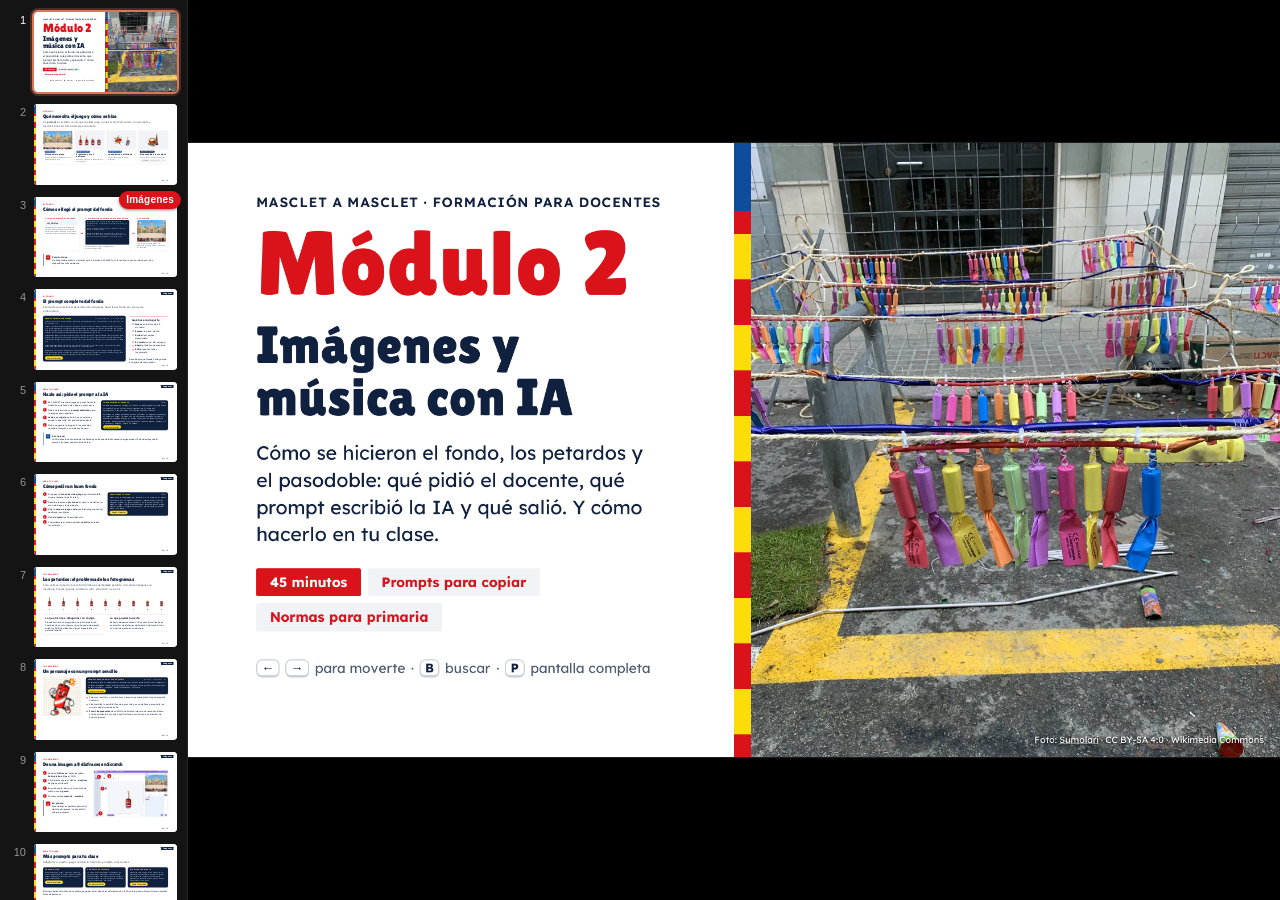
<file: tema2/index.html>
<!DOCTYPE html>
<html lang="es">
<head>
<meta charset="utf-8">
<meta name="viewport" content="width=device-width, initial-scale=1">
<title>Módulo 2 · Imágenes y música con IA</title>
<link rel="preconnect" href="https://fonts.googleapis.com">
<link rel="preconnect" href="https://fonts.gstatic.com" crossorigin>
<link href="https://fonts.googleapis.com/css2?family=Lexend:wght@400;500;600;700;800&family=Lilita+One&family=JetBrains+Mono:wght@500&display=swap" rel="stylesheet">
<link rel="icon" href="../assets/img/favicon.svg">
<link rel="stylesheet" href="../assets/cdc.css">
<link rel="stylesheet" href="../assets/tro.css">
<style>
/* Estilos propios del módulo 2 (prefijo t2-) */
.t2-larga pre { max-height: 470px; font-size: 17px; }
.t2-hoja { background: repeating-conic-gradient(#EFE8DA 0 25%, #FFFFFF 0 50%) 0 0 / 28px 28px; border-radius: 18px; box-shadow: var(--sombra); }
.t2-hoja img { display: block; width: 100%; }
.t2-audio { width: 100%; }
/* Qué necesita el juego: una tarjeta por recurso, con cómo se hizo */
.t2-mapa { display: grid; grid-template-columns: repeat(4, 1fr); gap: 24px; }
.t2-rec { background: var(--blanco); border-radius: 20px; box-shadow: var(--sombra); overflow: hidden; display: flex; flex-direction: column; }
.t2-rec .vis { height: 250px; display: flex; align-items: center; justify-content: center; background: var(--area-claro); overflow: hidden; }
.t2-rec .foto { width: 100%; height: 100%; object-fit: cover; }
.t2-rec .spr { height: 200px; margin: 0 -12px; }
.t2-rec .pum { height: 170px; }
.t2-rec .ico { height: 180px; }
.t2-rec .txt { padding: 16px 20px 20px; display: flex; flex-direction: column; gap: 8px; }
.t2-rec .tag { align-self: flex-start; font-size: 15px; font-weight: 700; padding: 3px 12px; border-radius: 999px; background: var(--c); color: #fff; }
.t2-rec b { font-size: 26px; line-height: 1.15; }
.t2-rec p { font-size: 19px; line-height: 1.35; color: var(--gris); }
</style>
</head>
<body class="area-2">

<deck-stage width="1920" height="1080">

<section class="portada" data-label="Portada" style="background-image: linear-gradient(90deg, var(--fondo) 0 50%, transparent 50%), url(../assets/img/portadas/tema2.webp)">
  <a class="marca" href="../">Masclet a masclet · Formación para docentes</a>
  <p class="num">Módulo 2</p>
  <h1>Imágenes y música con IA</h1>
  <p class="sub">Cómo se hicieron el fondo, los petardos y el pasodoble: qué pidió el docente, qué prompt escribió la IA y qué salió. Y cómo hacerlo en tu clase.</p>
  <div class="datos"><span class="pill">45 minutos</span><span class="pill clara">Prompts para copiar</span><span class="pill clara">Normas para primaria</span></div>
  <p class="pista-teclas"><kbd>←</kbd><kbd>→</kbd> para moverte <span>·</span> <kbd>B</kbd> buscar <span>·</span> <kbd>P</kbd> pantalla completa</p>
  <p class="foto-credito">Foto: <a href="https://commons.wikimedia.org/wiki/File:104_-_Masclet%C3%A0_Calle_Pelayo_Matem%C3%A1tico_Marzal.jpg" target="_blank" rel="noopener">Sumolari</a> · CC BY-SA 4.0 · Wikimedia Commons</p>
</section>

<section class="s" data-label="Qué necesita el juego">
  <div class="cab"><p class="etq">Módulo 2</p><h2>Qué necesita el juego y cómo se hizo</h2><p class="entrada">Un <b>prompt</b> es el texto con el que le pides algo a una IA. No todo se hizo con prompts, y las decisiones las tomó siempre el docente.</p></div>
  <div class="cuerpo">
    <div class="t2-mapa">
      <div class="t2-rec" style="--c:var(--a2)"><div class="vis"><img class="foto" src="../assets/img/plaza.webp" alt="El fondo de la plaza del Ayuntamiento"></div><div class="txt"><span class="tag">IA de imágenes</span><b>El fondo de la plaza</b><p>Un prompt que escribió Claude y una imagen de gpt-image.</p></div></div>
      <div class="t2-rec" style="--c:var(--a5)"><div class="vis"><img class="spr" src="../assets/img/sprites/mecha1.png" alt=""><img class="spr" src="../assets/img/sprites/mecha4.png" alt=""><img class="spr" src="../assets/img/sprites/mecha7.png" alt=""><img class="spr" src="../assets/img/sprites/mecha9.png" alt="Cuatro de los nueve disfraces del petardo, con la mecha cada vez más corta"></div><div class="txt"><span class="tag">Dibujado con código</span><b>El petardo y sus 9 disfraces</b><p>Una IA de imágenes no sabe dibujarlo 9 veces igual.</p></div></div>
      <div class="t2-rec" style="--c:var(--a5)"><div class="vis"><img class="pum" src="../assets/img/sprites/pum.png" alt="La explosión «PUM!»"><img class="spr" src="../assets/img/sprites/fallado.png" alt="El petardo fallado"></div><div class="txt"><span class="tag">Dibujado con código</span><b>La explosión y el fallado</b><p>Con el mismo programa que el petardo.</p></div></div>
      <div class="t2-rec" style="--c:var(--a4)"><div class="vis"><img class="ico" src="../assets/img/ia/dolcaina.webp" alt=""></div><div class="txt"><span class="tag">Compuesto con código</span><b>El pasodoble y los sonidos</b><p>Música nueva, sin derechos de nadie.</p><audio class="t2-audio" controls preload="none" src="../assets/audio/pasodoble.mp3"></audio></div></div>
    </div>
  </div>
</section>

<section class="s" data-label="Cómo se llegó al prompt del fondo" data-seccion="Imágenes" data-deck-section="Imágenes">
  <div class="cab"><p class="etq">El fondo</p><h2>Cómo se llegó al prompt del fondo</h2></div>
  <div class="cuerpo">
    <div class="cadena">
      <div class="eslabon">
        <h3>1. Lo que escribió el docente</h3>
        <p class="burbuja">«si, hazlo»</p>
        <p class="nota">Respondía a una propuesta del agente: hacer un prototipo jugable. Para jugarlo hacía falta la plaza de fondo, con el centro vacío. Eso lo pensó el agente, no el docente.</p>
      </div>
      <div class="fl"></div>
      <div class="eslabon">
        <h3>2. El prompt que escribió el agente de IA</h3>
        <div class="extracto">Background art for a casual 2D kids' game (only the background layer, no characters in the play area, no UI, no text). 4:3.

SCENE: a stylized cartoon version of Valencia's town hall square at midday in March…

MIDDLE AND LOWER-MIDDLE (from about 45% to 82% of the height): the open, empty, light-coloured paved plaza. Keep this area clean and uncluttered: it is the play area.</div>
        <p class="nota">257 palabras en inglés. Completo en la diapositiva siguiente.</p>
      </div>
      <div class="fl"></div>
      <div class="eslabon">
        <h3>3. La imagen</h3>
        <img src="../assets/img/plaza.webp" alt="El fondo generado: la plaza del Ayuntamiento con cuerdas de masclets arriba, el centro vacío y el público de espaldas abajo">
        <p class="nota">La hizo gpt-image (OpenAI), en Replicate. El centro queda vacío para los petardos.</p>
      </div>
    </div>
    <div class="caja examen"><span class="tt">Para tu clase</span>No hace falta escribir un prompt así. Se lo pides a ChatGPT y tú lo revisas: lo ves en «Hazlo así», dos diapositivas más adelante.</div>
  </div>
</section>

<section class="s" data-label="La plaza: el prompt" data-seccion="Imágenes">
  <div class="cab"><p class="etq">El fondo</p><h2>El prompt completo del fondo</h2><p class="entrada">Es el texto que recibió el generador de imágenes. Describe el fondo por zonas, de arriba abajo.</p></div>
  <div class="cuerpo">
    <div class="cols" style="grid-template-columns: 1fr 520px; gap: 48px">
      <div class="prompt t2-larga">
        <div class="p-cab">Prompt escrito por Claude <span class="modelo">para gpt-image-2.5 · 4:3 · fondo opaco</span></div>
<pre>Background art for a casual 2D kids' game (only the background layer, no characters in the play area, no UI, no text). 4:3.

SCENE: a stylized cartoon version of Valencia's town hall square at midday in March. Bright clear blue sky. Centre background: an elegant cream-coloured stone building with a central clock tower and a balcony with three flags. Smaller domed buildings on both sides and a few palm trees. Flat colours, low detail, slightly soft and light so foreground sprites will stand out on top of it.

UPPER-MIDDLE BAND: the classic mascleta setup: two long horizontal ropes stretched across the whole width between tall grey metal truss poles at the far left and far right, with many small red-and-white paper firecrackers hanging from the ropes in neat rows, like clothes on a washing line. No explosions, no smoke yet.

MIDDLE AND LOWER-MIDDLE (from about 45% to 82% of the height): the open, empty, light-coloured paved plaza. Keep this area clean and uncluttered: it is the play area.

BOTTOM 16%: a blue metal crowd barrier across the whole width with a row of simple cartoon spectators seen from behind (backs of heads and shoulders only), colourful clothes, one with a Valencian flag scarf, one with a straw hat, one with traditional fallera hair buns with flowers.

STYLE: bright, playful, polished casual indie-game art. Bold dark outlines, flat cel shading, saturated but slightly soft colours: sky blue, cream, warm stone, a little red. Same look as a modern cartoon mobile game. No logos, no watermark, no text anywhere.</pre>
      </div>
      <div style="display:flex;flex-direction:column;gap:20px">
        <div class="tarjeta"><h3>Qué hace cada parte</h3>
          <ul class="lista peq">
            <li><b>Qué es</b>: solo el fondo, 4:3, sin texto.</li>
            <li><b>Escena</b>: la plaza, de día.</li>
            <li><b>Arriba</b>: las cuerdas de masclets.</li>
            <li><b>En medio</b>: vacío. Ahí se juega.</li>
            <li><b>Abajo</b>: el público de espaldas.</li>
            <li><b>Estilo</b>: igual en todos los prompts.</li>
          </ul>
        </div>
        <p class="peq">Se sabe porque Claude Code guarda el registro de cada sesión.</p>
      </div>
    </div>
  </div>
</section>

<section class="s" data-label="Pide el prompt a la IA" data-seccion="Imágenes">
  <div class="cab"><p class="etq">Para tu clase</p><h2>Hazlo así: pide el prompt a la IA</h2></div>
  <div class="cuerpo">
    <div class="cols" style="grid-template-columns: 1fr 900px; gap: 48px">
      <ol class="pasos peq">
        <li>En ChatGPT, cuenta el juego en pocas frases: la tradición, qué hace quien juega y cómo se ve.</li>
        <li>Pide que te escriba un <b>prompt detallado</b> para la imagen que necesitas.</li>
        <li><b>Léelo y corrígelo</b>: quita lo que no quieras y añade lo que falte. Ahí es donde decides tú.</li>
        <li>Pide que genere la imagen. Si no sale bien, cambia el prompt; no empieces de cero.</li>
      </ol>
      <div class="prompt">
        <div class="p-cab">Lo que escribe el docente <span class="modelo">ChatGPT</span></div>
<pre>Estamos haciendo con alumnos de 11 años un videojuego de Scratch sobre la mascletà de las Fallas. Salen petardos por la plaza del Ayuntamiento y hay que hacer clic cuando se acaba la mecha.

Escríbeme un prompt detallado para un generador de imágenes que dibuje el fondo del juego: la plaza con las cuerdas de masclets arriba, el público de espaldas abajo y el centro vacío, que es donde salen los petardos. Dibujo animado, contorno grueso, colores planos, formato 4:3 y sin texto. Después, genera la imagen.</pre>
      </div>
    </div>
    <div class="caja ia"><span class="tt">Por qué así</span>La IA de texto se acuerda de lo hablado y sabe qué detalles necesita el generador. Tú decides leyendo el prompt, sin tener que escribirlo entero.</div>
  </div>
</section>

<section class="s" data-label="Cómo pedir un buen fondo" data-seccion="Imágenes">
  <div class="cab"><p class="etq">Para tu clase</p><h2>Cómo pedir un buen fondo</h2></div>
  <div class="cuerpo">
    <div class="cols" style="gap:56px">
      <ol class="pasos peq">
        <li>Di que es un <b>fondo de videojuego</b> y su formato: <b>4:3</b>, como el escenario de Scratch.</li>
        <li>Describe la escena <b>por zonas</b>: el cielo, lo de detrás, la zona de juego y lo de delante.</li>
        <li>Pide la <b>zona de juego vacía</b> y colores algo suaves: así destacan los objetos.</li>
        <li>Pide <b>sin texto</b>: las IA escriben mal.</li>
        <li>Copia siempre el mismo párrafo de <b>estilo</b> en todos los prompts.</li>
      </ol>
      <div class="prompt">
        <div class="p-cab">Prompt para tu clase <span class="modelo">ChatGPT</span></div>
<pre>Fondo para un videojuego 2D, formato 4:3. La plaza de mi pueblo en fiestas, con la iglesia al fondo y banderitas de colores colgadas arriba. La parte central y la de abajo, vacías: es donde se juega. Estilo dibujo animado, contorno oscuro grueso, colores planos y alegres pero suaves. Sin personas en primer plano. Sin texto.</pre>
      </div>
    </div>
  </div>
</section>

<section class="s" data-label="Los petardos: el problema de los fotogramas" data-seccion="Imágenes">
  <div class="cab"><p class="etq">Los petardos</p><h2>Los petardos: el problema de los fotogramas</h2><p class="entrada">Para animar la mecha hacen falta 9 dibujos del <b>mismo</b> petardo. Una IA de imágenes no los dibuja 9 veces iguales: cambia la cara, el tamaño o el color.</p></div>
  <div class="cuerpo">
    <div class="tira">
      <figure><img src="../assets/img/sprites/mecha1.png" alt=""><figcaption>1</figcaption></figure>
      <figure><img src="../assets/img/sprites/mecha2.png" alt=""><figcaption>2</figcaption></figure>
      <figure><img src="../assets/img/sprites/mecha3.png" alt=""><figcaption>3</figcaption></figure>
      <figure><img src="../assets/img/sprites/mecha4.png" alt=""><figcaption>4</figcaption></figure>
      <figure><img src="../assets/img/sprites/mecha5.png" alt=""><figcaption>5</figcaption></figure>
      <figure><img src="../assets/img/sprites/mecha6.png" alt=""><figcaption>6</figcaption></figure>
      <figure><img src="../assets/img/sprites/mecha7.png" alt=""><figcaption>7</figcaption></figure>
      <figure><img src="../assets/img/sprites/mecha8.png" alt=""><figcaption>8</figcaption></figure>
      <figure><img src="../assets/img/sprites/mecha9.png" alt=""><figcaption>9</figcaption></figure>
    </div>
    <div class="cols" style="gap:48px">
      <div class="tarjeta"><h3>Lo que hicimos: dibujarlos con código</h3><p class="peq">Claude escribió un programa que pinta el petardo. Cambiando un solo número (lo que queda de mecha) salen los 9 dibujos idénticos. Igual la explosión y el petardo fallado.</p></div>
      <div class="tarjeta"><h3>Lo que puedes hacer tú</h3><p class="peq">Generar <b>un</b> personaje con IA y hacer las variaciones en el editor de disfraces de Scratch: duplicar y borrar un trozo de mecha en cada copia.</p></div>
    </div>
  </div>
</section>

<section class="s" data-label="Un petardo con un prompt sencillo" data-seccion="Imágenes">
  <div class="cab"><p class="etq">Los petardos</p><h2>Un personaje con un prompt sencillo</h2></div>
  <div class="cuerpo">
    <div class="cols" style="grid-template-columns: 520px 1fr; gap: 56px">
      <figure class="t2-hoja"><img src="../assets/img/ejemplo-petardo.webp" alt="Petardo rojo de dibujo animado con brazos, piernas y la mecha encendida, sobre fondo transparente"></figure>
      <div style="display:flex;flex-direction:column;gap:24px">
        <div class="prompt">
          <div class="p-cab">Prompt corto, como el de un docente <span class="modelo">gpt-image · transparente · 1:1</span></div>
<pre>Un personaje para un videojuego: un petardo rojo con una banda blanca, cara simpática y la mecha encendida. Estilo dibujo animado, con contorno oscuro grueso y colores planos. Un solo personaje, centrado. Fondo transparente. Sin texto.</pre>
        </div>
        <ul class="lista peq">
          <li>Sale muy resultón… y con brazos y piernas que nadie pidió. Hay que repetir o retocar.</li>
          <li>Este también lo escribió Claude, pero corto y en castellano a propósito: es como lo pediría una persona.</li>
          <li><b>Fondo transparente</b> da un PNG que Scratch importa sin recuadro blanco. Si la herramienta no lo hace, quita el fondo con Canva o en el editor de Scratch (goma).</li>
        </ul>
      </div>
    </div>
  </div>
</section>

<section class="s" data-label="De una imagen a 9 disfraces" data-seccion="Imágenes">
  <div class="cab"><p class="etq">Los petardos</p><h2>De una imagen a 9 disfraces en Scratch</h2></div>
  <div class="cuerpo">
    <div class="cols centro" style="grid-template-columns: 1fr 1000px; gap: 48px">
      <div style="display:flex;flex-direction:column;gap:28px">
        <ol class="pasos peq">
          <li>Pestaña <b>Disfraces</b> › botón del gato › <b>Subir disfraz</b>. Elige el PNG.</li>
          <li>Clic derecho sobre el disfraz › <b>duplicar</b>. Repite hasta tener 9.</li>
          <li>En cada copia, borra un trozo más de mecha con la <b>goma</b>.</li>
          <li>Ponles nombre: <b>mecha1</b> … <b>mecha9</b>.</li>
        </ol>
        <div class="caja examen"><span class="tt">En el aula</span>Este trabajo es perfecto para el rol de arte del equipo: no hace falta saber programar.</div>
      </div>
      <figure class="captura" style="aspect-ratio:16/10">
        <img src="../assets/img/scratch/editor-disfraces.webp" alt="Pestaña Disfraces de Scratch con los disfraces mecha1 a mecha9 y el editor de dibujo">
        <span class="num-mark" style="left:9%;top:93%">1</span>
        <span class="num-mark" style="left:7%;top:14%">2</span>
        <span class="num-mark" style="left:11.8%;top:39%">3</span>
        <span class="num-mark" style="left:21%;top:12.1%">4</span>
      </figure>
    </div>
  </div>
</section>

<section class="s" data-label="Prompts para tu clase" data-seccion="Imágenes">
  <div class="cab"><p class="etq">Para tu clase</p><h2>Más prompts para tu clase</h2><p class="entrada">Adáptalos a vuestro juego: cambia la tradición, el objeto o los colores.</p></div>
  <div class="cuerpo">
    <div class="tarjetas" style="--n:3">
      <div class="prompt peq"><div class="p-cab">Una explosión</div>
<pre>Una explosión de cómic, naranja y amarilla, con la palabra PUM en letras gruesas. Estilo dibujo animado con contorno oscuro grueso. Fondo transparente.</pre></div>
      <div class="prompt peq"><div class="p-cab">Un objeto de la fiesta</div>
<pre>Un ninot de falla pequeño y simpático, de cuerpo entero, mirando de frente. Estilo dibujo animado con contorno oscuro grueso y colores planos. Un solo personaje, centrado. Fondo transparente. Sin texto.</pre></div>
      <div class="prompt peq"><div class="p-cab">A partir de un dibujo</div>
<pre>Convierte este dibujo de un alumno en un personaje de videojuego. Mantén la forma y los colores del dibujo. Estilo dibujo animado con contorno oscuro grueso. Fondo transparente. Sin texto.</pre></div>
    </div>
    <p class="peq">El tercero adjunta la foto de un dibujo en papel. Así el diseño es del alumnado y la IA solo lo pasa a limpio. Nunca adjuntes fotos de personas.</p>
  </div>
</section>

<section class="s" data-label="La música: un pasodoble original" data-seccion="Música" data-deck-section="Música">
  <div class="cab"><p class="etq">Música y sonido</p><h2>La música: un pasodoble original</h2></div>
  <div class="cuerpo">
    <div class="cols" style="gap:56px">
      <div style="display:flex;flex-direction:column;gap:24px">
        <p>El pasodoble lo compuso Claude como <b>datos</b>: cada nota de la dolçaina con su compás, su golpe y su altura, más los acordes de la banda.</p>
        <p>Después, un programa lo <b>sintetiza</b>: imita la dolçaina, el bajo, el bombo y el tabal, y lo graba en MP3.</p>
        <audio class="t2-audio" controls preload="none" src="../assets/audio/pasodoble.mp3"></audio>
        <div class="caja ok"><span class="tt">Sin problemas de derechos</span>Es música nueva, hecha para este juego. Se puede publicar en itch.io sin pedir permiso a nadie.</div>
      </div>
      <div class="tarjetas" style="--n:1">
        <div class="tarjeta sin-borde con-ico"><img src="../assets/img/ia/partitura.webp" alt=""><h3>120 BPM</h3><p class="peq">Un golpe cada 0,5 segundos. Saberlo es lo que permite cuadrar los petardos.</p></div>
        <div class="tarjeta sin-borde con-ico"><img src="../assets/img/ia/dolcaina.webp" alt=""><h3>Dolçaina y tabal</h3><p class="peq">Los instrumentos de la música de calle valenciana.</p></div>
        <div class="tarjeta sin-borde con-ico"><img src="../assets/img/ia/sonido.webp" alt=""><h3>«Pum» y «fsss»</h3><p class="peq">También sintetizados: ruido filtrado y un golpe grave.</p></div>
      </div>
    </div>
  </div>
</section>

<section class="s" data-label="Música para vuestro juego" data-seccion="Música">
  <div class="cab"><p class="etq">Música y sonido</p><h2>Música para vuestro juego</h2></div>
  <div class="cuerpo">
    <div class="tarjetas" style="--n:3">
      <div class="tarjeta"><h3>La banda del pueblo</h3><p class="peq">Grabad a la banda, a un dolçainer o al profe de Música. Es lo más valenciano y lo más original.</p></div>
      <div class="tarjeta"><h3>Extensión Música de Scratch</h3><p class="peq">Bloques para tocar notas y tambores con un tempo fijo. El alumnado programa la melodía.</p></div>
      <div class="tarjeta"><h3>Biblioteca de Scratch</h3><p class="peq">Pestaña Sonidos › elige un sonido › categoría <b>Bucles</b>. Listos para usar en Scratch.</p></div>
      <div class="tarjeta"><h3>Música con licencia libre</h3><p class="peq">Licencias CC0 o CC BY. Con CC BY hay que citar a la autora o autor en itch.io.</p></div>
      <div class="tarjeta"><h3>Música con IA</h3><p class="peq">Hay generadores de canciones. Revisa sus condiciones de uso y la edad mínima. Los usa el docente.</p></div>
      <div class="tarjeta c-ko"><h3>Lo que no</h3><p class="peq">Canciones comerciales (radio, plataformas): tienen derechos y el juego se publica.</p></div>
    </div>
    <p class="peq">Sea cual sea la música, necesitas sus <b>tiempos</b>: o sabes sus BPM o los grabas con el modo pirotécnico (módulo 4).</p>
  </div>
</section>

<section class="s" data-label="Los iconos de esta formación" data-seccion="Extra" data-deck-section="Extra">
  <div class="cab"><p class="etq">Extra</p><h2>Los iconos de esta formación</h2></div>
  <div class="cuerpo">
    <div class="cols" style="grid-template-columns: 860px 1fr; gap: 48px">
      <div style="display:flex;flex-direction:column;gap:18px">
        <figure class="t2-hoja"><img src="../assets/img/hoja-iconos.webp" alt="Hoja de 7 iconos generada: puntero, percha con disfraz, flechas en bucle, megáfono, bote de colores, señal de dos direcciones y cronómetro"></figure>
        <p class="peq">El docente escribió: «usa replicate para generar la autoformacion, para que sea facil de leer, de usar», y aclaró: imágenes, diagramas, iconos. Claude decidió qué iconos hacían falta y escribió un prompt por hoja: varios en fila, con fondo transparente. Un pequeño programa los separa en archivos sueltos.</p>
      </div>
      <div class="prompt t2-larga peq">
        <div class="p-cab">Prompt escrito por Claude <span class="modelo">hoja de iconos · gpt-image · 16:9 · transparente</span></div>
<pre>A sheet of EXACTLY 7 separate icons in a single horizontal row, each centered in its own seventh of the width, with wide empty transparent gaps between them. Objects only, no people, no words, no letters, no labels, no numbers, no logos, no background, no floor, no frame. Only a very subtle soft contact shadow under each object.
From left to right:
1) a white computer mouse pointer arrow clicking, with three small click lines;
2) a wooden coat hanger holding a small red firecracker costume;
3) two thick circular arrows chasing each other to form a loop;
4) a loudspeaker with sound waves;
5) a glass jar with a lid, full of colourful round counters;
6) a wooden road signpost with two arrows, one pointing left and one pointing right;
7) a classic silver stopwatch with a red button.
STYLE: bright, playful, polished casual indie-game art, like a modern cartoon mobile game. Bold dark navy outlines, flat cel shading with one soft highlight, saturated colours: firecracker red, fire orange, golden yellow, sky blue, cream, a little mint green and purple. Friendly, simple, readable at small size.</pre>
      </div>
    </div>
  </div>
</section>

<section class="s" data-label="IA en primaria: normas básicas" data-seccion="Normas" data-deck-section="Normas">
  <div class="cab"><p class="etq">Normas</p><h2>IA en primaria: normas básicas</h2></div>
  <div class="cuerpo">
    <div class="tarjetas" style="--n:3">
      <div class="tarjeta sin-borde con-ico"><img src="../assets/img/ia/seguridad.webp" alt=""><h3>La usa el docente</h3><p class="peq">La mayoría de herramientas piden 13 o 14 años. En España, el consentimiento para tratar datos personales empieza a los 14.</p></div>
      <div class="tarjeta sin-borde con-ico"><img src="../assets/img/ia/boceto.webp" alt=""><h3>El diseño es del alumnado</h3><p class="peq">Ellos dibujan y describen. El docente lo convierte en prompt y lo enseña en la pizarra.</p></div>
      <div class="tarjeta sin-borde con-ico"><img src="../assets/img/ia/clic.webp" alt=""><h3>Nada personal</h3><p class="peq">Ni fotos de alumnos ni nombres en los prompts.</p></div>
      <div class="tarjeta sin-borde con-ico"><img src="../assets/img/ia/licencia.webp" alt=""><h3>Sin marcas ni personajes ajenos</h3><p class="peq">Nada de personajes de películas o videojuegos con derechos.</p></div>
      <div class="tarjeta sin-borde con-ico"><img src="../assets/img/ia/checklist.webp" alt=""><h3>Dilo</h3><p class="peq">En itch.io y en el vídeo: qué se hizo con IA y qué hizo el equipo.</p></div>
      <div class="tarjeta sin-borde con-ico"><img src="../assets/img/ia/depurar.webp" alt=""><h3>Revisa siempre</h3><p class="peq">La IA se equivoca: textos mal escritos, manos raras, datos falsos.</p></div>
    </div>
  </div>
</section>

<section class="s oscura" data-label="Fin del módulo 2">
  <div class="cab"><p class="etq">Fin del módulo 2</p><h2>Ya tenemos idea, imágenes y música</h2></div>
  <div class="cuerpo" style="gap:36px">
    <p>Ahora, a programar. El módulo 3 empieza desde cero: la pantalla de Scratch y el primer bloque.</p>
    <div class="botones"><a class="btn sec" href="../">Portada de la formación</a><a class="btn ciruela" href="../tema3/">Módulo 3 · Scratch: un petardo</a></div>
  </div>
</section>

</deck-stage>
<script src="../assets/deck-stage.js"></script>
<script src="../assets/cdc.js"></script>
<script src="../assets/tro.js"></script>
</body>
</html>
</file>
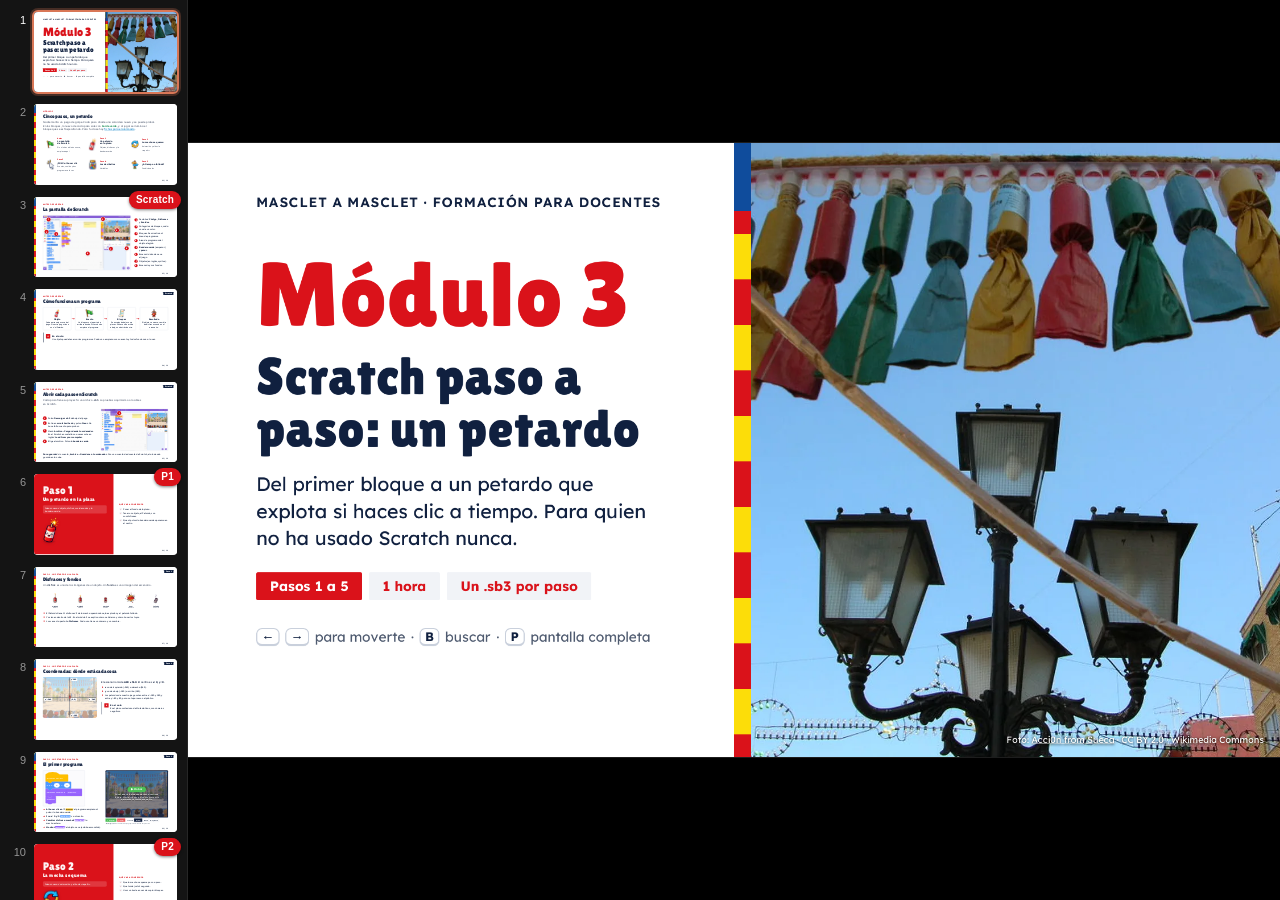
<file: tema3/index.html>
<!DOCTYPE html>
<html lang="es">
<head>
<meta charset="utf-8">
<meta name="viewport" content="width=device-width, initial-scale=1">
<title>Módulo 3 · Scratch paso a paso: un petardo</title>
<link rel="preconnect" href="https://fonts.googleapis.com">
<link rel="preconnect" href="https://fonts.gstatic.com" crossorigin>
<link href="https://fonts.googleapis.com/css2?family=Lexend:wght@400;500;600;700;800&family=Lilita+One&family=JetBrains+Mono:wght@500&display=swap" rel="stylesheet">
<link rel="icon" href="../assets/img/favicon.svg">
<link rel="stylesheet" href="../assets/cdc.css">
<link rel="stylesheet" href="../assets/tro.css">
<style>
/* Estilos propios del módulo 3 (prefijo t3-) */
/* Escenario de Scratch con los ejes x e y */
.t3-ejes { position: relative; width: 720px; aspect-ratio: 4 / 3; border-radius: 18px; overflow: hidden; background: url(../assets/img/plaza.webp) center / cover; box-shadow: var(--sombra); flex: none; }
.t3-ejes::before { content: ''; position: absolute; inset: 0; background: rgba(255, 248, 236, .55); }
.t3-ejes .h, .t3-ejes .v { position: absolute; background: var(--tinta); }
.t3-ejes .h { left: 0; right: 0; top: 50%; height: 4px; margin-top: -2px; }
.t3-ejes .v { top: 0; bottom: 0; left: 50%; width: 4px; margin-left: -2px; }
.t3-ejes span { position: absolute; font-weight: 700; font-size: 24px; background: var(--blanco); border-radius: 10px; padding: 2px 10px; }
.t3-ejes img { position: absolute; height: 130px; left: 50%; top: 50%; transform: translate(-50%, -62%); }
</style>
</head>
<body class="area-3">

<deck-stage width="1920" height="1080">

<!-- ======================= Portada e índice ======================= -->

<section class="portada" data-label="Portada" style="background-image: linear-gradient(90deg, var(--fondo) 0 50%, transparent 50%), url(../assets/img/portadas/tema3.webp)">
  <a class="marca" href="../">Masclet a masclet · Formación para docentes</a>
  <p class="num">Módulo 3</p>
  <h1>Scratch paso a paso: un petardo</h1>
  <p class="sub">Del primer bloque a un petardo que explota si haces clic a tiempo. Para quien no ha usado Scratch nunca.</p>
  <div class="datos"><span class="pill">Pasos 1 a 5</span><span class="pill clara">1 hora</span><span class="pill clara">Un .sb3 por paso</span></div>
  <p class="pista-teclas"><kbd>←</kbd><kbd>→</kbd> para moverte <span>·</span> <kbd>B</kbd> buscar <span>·</span> <kbd>P</kbd> pantalla completa</p>
  <p class="foto-credito">Foto: <a href="https://commons.wikimedia.org/wiki/File:Masclets_a_punt_d%27esclatar.jpg" target="_blank" rel="noopener">Acci0n from Sueca</a> · CC BY 2.0 · Wikimedia Commons</p>
</section>

<section class="s" data-label="Índice">
  <div class="cab"><p class="etq">Módulo 3</p><h2>Cinco pasos, un petardo</h2><p class="entrada">Nadie monta un juego de golpe. Cada paso añade una sola idea nueva y se puede probar. En los bloques, lo nuevo de cada paso sale con <b style="color:#1E8E5A">borde verde</b>, y al jugar se ilumina el bloque que se está ejecutando. Para tu clase hay <a href="../fichas/" target="_blank" rel="noopener">fichas para el alumnado</a>.</p></div>
  <div class="cuerpo">
    <div class="indice-comp tres">
      <a href="#scratch"><img class="ico" src="../assets/img/ia/inicio.webp" alt=""><div><span class="n">Antes</span><h3>La pantalla de Scratch</h3><span class="cap">Si no lo has abierto nunca, empieza aquí</span></div></a>
      <a href="#p1"><img class="ico" src="../assets/img/ia/petardo.webp" alt=""><div><span class="n">Paso 1</span><h3>Un petardo en la plaza</h3><span class="cap">Objetos, disfraces y la bandera verde</span></div></a>
      <a href="#p2"><img class="ico" src="../assets/img/ia/bucle.webp" alt=""><div><span class="n">Paso 2</span><h3>La mecha se quema</h3><span class="cap">Animación y el bucle «repetir»</span></div></a>
      <a href="#p3"><img class="ico" src="../assets/img/ia/clic.webp" alt=""><div><span class="n">Paso 3</span><h3>¡PUM! al hacer clic</h3><span class="cap">Eventos, sonido y dos programas a la vez</span></div></a>
      <a href="#p4"><img class="ico" src="../assets/img/ia/variable.webp" alt=""><div><span class="n">Paso 4</span><h3>Los decibelios</h3><span class="cap">Variables</span></div></a>
      <a href="#p5"><img class="ico" src="../assets/img/ia/condicion.webp" alt=""><div><span class="n">Paso 5</span><h3>¿A tiempo o fallado?</h3><span class="cap">Condicionales</span></div></a>
    </div>
  </div>
</section>

<!-- ======================= Antes de empezar: Scratch ======================= -->

<section class="s" data-label="La pantalla de Scratch" data-seccion="Scratch" data-deck-id="scratch" data-deck-section="Scratch">
  <div class="cab"><p class="etq">Antes de empezar</p><h2>La pantalla de Scratch</h2></div>
  <div class="cuerpo">
    <div class="cols c-2-1 centro" style="grid-template-columns: 1180px 1fr; gap: 48px">
      <figure class="captura" style="aspect-ratio:16/10">
        <img src="../assets/img/scratch/editor-general.webp" alt="Editor de Scratch en castellano con el paso 5 cargado">
        <span class="num-mark" style="left:6.3%;top:7.4%">1</span>
        <span class="num-mark" style="left:4%;top:30%">2</span>
        <span class="num-mark" style="left:15%;top:34%">3</span>
        <span class="num-mark" style="left:51%;top:70%">4</span>
        <span class="num-mark" style="left:68.4%;top:6.9%">5</span>
        <span class="num-mark" style="left:84.4%;top:27%">6</span>
        <span class="num-mark" style="left:77.5%;top:61%">7</span>
        <span class="num-mark" style="left:95.5%;top:60%">8</span>
      </figure>
      <ol class="leyenda">
        <li><span>1</span><div>Pestañas: <b>Código</b>, <b>Disfraces</b> y <b>Sonidos</b>.</div></li>
        <li><span>2</span><div>Categorías de bloques, cada una de un color.</div></li>
        <li><span>3</span><div>Bloques. Se arrastran al área de programas.</div></li>
        <li><span>4</span><div>Área de programas del objeto elegido.</div></li>
        <li><span>5</span><div><b>Bandera verde</b> (empezar) y <b>parar</b>.</div></li>
        <li><span>6</span><div>Escenario: donde se ve el juego.</div></li>
        <li><span>7</span><div>Objetos (en inglés, <i>sprites</i>).</div></li>
        <li><span>8</span><div>Escenario y sus fondos.</div></li>
      </ol>
    </div>
  </div>
</section>

<section class="s" data-label="Cómo funciona un programa de Scratch" data-seccion="Scratch">
  <div class="cab"><p class="etq">Antes de empezar</p><h2>Cómo funciona un programa</h2></div>
  <div class="cuerpo">
    <div class="flujo">
      <div class="nodo"><img src="../assets/img/ia/petardo.webp" alt=""><b>Objeto</b>Cada personaje o cosa del juego. Nuestro juego tiene uno: el Petardo.</div>
      <div class="fl"></div>
      <div class="nodo"><img src="../assets/img/ia/inicio.webp" alt=""><b>Evento</b>Un bloque con la parte de arriba redonda. Dice cuándo empieza el programa.</div>
      <div class="fl"></div>
      <div class="nodo"><img src="../assets/img/ia/lista.webp" alt=""><b>Bloques</b>Se encajan debajo como piezas. Se hacen de arriba abajo, uno detrás de otro.</div>
      <div class="fl"></div>
      <div class="nodo"><img src="../assets/img/ia/disfraz.webp" alt=""><b>Resultado</b>El objeto se mueve, cambia de disfraz o suena en el escenario.</div>
    </div>
    <div class="caja examen"><span class="tt">En el aula</span>Un objeto puede tener varios programas. Cada uno empieza con su evento y todos funcionan a la vez.</div>
  </div>
</section>

<section class="s" data-label="Abrir los pasos en Scratch" data-seccion="Scratch">
  <div class="cab"><p class="etq">Antes de empezar</p><h2>Abrir cada paso en Scratch</h2><p class="entrada">Cada paso tiene su proyecto: un archivo <b>.sb3</b>. Lo pruebas aquí mismo o lo abres en Scratch.</p></div>
  <div class="cuerpo">
    <div class="cols c-1-2 centro" style="grid-template-columns: 1fr 900px">
      <ol class="pasos peq">
        <li>Pulsa <b>Descargar .sb3</b> debajo del juego.</li>
        <li>Entra en <b>scratch.mit.edu</b> y pulsa <b>Crear</b>. No hace falta cuenta para probar.</li>
        <li>Menú <b>Archivo › Cargar desde tu ordenador</b>. En el Scratch en castellano a veces sale en inglés: <b>Load from your computer</b>.</li>
        <li>Elige el archivo. Pulsa la <b>bandera verde</b>.</li>
      </ol>
      <figure class="captura" style="aspect-ratio:16/10">
        <img src="../assets/img/scratch/editor-archivo.webp" alt="Menú Archivo de Scratch abierto: Nuevo, Load from your computer, Guardar en tu ordenador">
        <span class="num-mark" style="left:27%;top:10.1%">3</span>
      </figure>
    </div>
    <p class="peq"><b>Para guardar:</b> sin cuenta, <b>Archivo › Guardar en tu ordenador</b>. Con una cuenta de docente de Scratch, el alumnado guarda en la nube.</p>
  </div>
</section>

<!-- ======================= Paso 1 ======================= -->

<section class="competencia" data-label="Paso 1 · Un petardo en la plaza" data-seccion="Paso 1" data-deck-id="p1" data-deck-section="P1">
  <div class="izq">
    <p class="n">Paso 1</p>
    <h2>Un petardo en la plaza</h2>
    <p class="examen">Ideas nuevas: objeto, disfraz, coordenadas y la bandera verde.</p>
    <img class="ico" src="../assets/img/ia/petardo.webp" alt="">
  </div>
  <div class="dcha">
    <h3>Qué vas a conseguir</h3>
    <ol>
      <li>Poner el fondo de la plaza.</li>
      <li>Tener un objeto, el Petardo, con sus disfraces.</li>
      <li>Que al pulsar la bandera verde aparezca en el centro.</li>
    </ol>
  </div>
</section>

<section class="s" data-label="Disfraces y fondos" data-seccion="Paso 1">
  <div class="cab"><p class="etq">Paso 1 · Un petardo en la plaza</p><h2>Disfraces y fondos</h2><p class="entrada">Un <b>disfraz</b> es una de las imágenes de un objeto. Un <b>fondo</b> es una imagen del escenario.</p></div>
  <div class="cuerpo">
    <div class="tira">
      <figure><img src="../assets/img/sprites/mecha1.png" alt=""><figcaption>mecha1<small>disfraz 1</small></figcaption></figure>
      <figure><img src="../assets/img/sprites/mecha5.png" alt=""><figcaption>mecha5<small>disfraz 5</small></figcaption></figure>
      <figure><img src="../assets/img/sprites/mecha9.png" alt=""><figcaption>mecha9<small>disfraz 9</small></figcaption></figure>
      <figure><img src="../assets/img/sprites/pum.png" alt=""><figcaption>pum<small>disfraz 10</small></figcaption></figure>
      <figure><img src="../assets/img/sprites/fallado.png" alt=""><figcaption>fallado<small>disfraz 11</small></figcaption></figure>
    </div>
    <ul class="lista peq">
      <li>El Petardo tiene 11 disfraces: 9 de la mecha quemándose, la explosión y el petardo fallado.</li>
      <li>Ya vienen dentro del .sb3. En el módulo 2 se explica cómo se hicieron y cómo hacer los tuyos.</li>
      <li>Los ves en la pestaña <b>Disfraces</b>. Cada uno tiene un número y un nombre.</li>
    </ul>
  </div>
</section>

<section class="s" data-label="Coordenadas: dónde está cada cosa" data-seccion="Paso 1">
  <div class="cab"><p class="etq">Paso 1 · Un petardo en la plaza</p><h2>Coordenadas: dónde está cada cosa</h2></div>
  <div class="cuerpo">
    <div class="cols centro" style="grid-template-columns: 720px 1fr; gap: 64px">
      <div class="t3-ejes">
        <div class="h"></div><div class="v"></div>
        <img src="../assets/img/sprites/mecha1.png" alt="">
        <span style="left:12px;top:calc(50% + 10px)">x: −240</span>
        <span style="right:12px;top:calc(50% + 10px)">x: 240</span>
        <span style="left:calc(50% + 10px);top:12px">y: 180</span>
        <span style="left:calc(50% + 10px);bottom:12px">y: −180</span>
        <span style="left:calc(50% + 10px);top:calc(50% + 10px)">(0, 0)</span>
      </div>
      <div style="display:flex;flex-direction:column;gap:28px">
        <p>El escenario mide <b>480 × 360</b>. El centro es <b>x: 0, y: 0</b>.</p>
        <ul class="lista peq">
          <li><b>x</b> va de izquierda (−240) a derecha (240).</li>
          <li><b>y</b> va de abajo (−180) a arriba (180).</li>
          <li>Los petardos de nuestro juego salen entre x: −180 y 180, y entre y: −80 y 80, para no taparse con el público.</li>
        </ul>
        <div class="caja examen"><span class="tt">En el aula</span>Es el plano cartesiano de Matemáticas, con números negativos.</div>
      </div>
    </div>
  </div>
</section>

<section class="s" data-label="Pruébalo: paso 1" data-seccion="Paso 1">
  <div class="cab"><p class="etq">Paso 1 · Un petardo en la plaza</p><h2>El primer programa</h2></div>
  <div class="cuerpo">
    <div class="cols" style="grid-template-columns: 1fr 840px; gap: 56px">
      <div class="sb-col">
        <div class="sb" data-paso="1" data-guion="bandera" data-escala="2"></div>
        <ul class="lista peq">
          <li><b>Al hacer clic en ⚑</b> <span class="cat eventos">Eventos</span>: el programa empieza al pulsar la bandera verde.</li>
          <li><b>Ir a x: 0 y: 0</b> <span class="cat movimiento">Movimiento</span>: va al centro.</li>
          <li><b>Cambiar disfraz a mecha1</b> <span class="cat apariencia">Apariencia</span>: la mecha entera.</li>
          <li><b>Mostrar</b> <span class="cat apariencia">Apariencia</span>: el objeto se ve (estaba escondido).</li>
        </ul>
      </div>
      <div class="jugador" data-sb3="../scratch/paso-01.sb3" data-nota="Pulsa Probar: el petardo aparece en el centro de la plaza."></div>
    </div>
  </div>
</section>

<!-- ======================= Paso 2 ======================= -->

<section class="competencia" data-label="Paso 2 · La mecha se quema" data-seccion="Paso 2" data-deck-id="p2" data-deck-section="P2">
  <div class="izq">
    <p class="n">Paso 2</p>
    <h2>La mecha se quema</h2>
    <p class="examen">Ideas nuevas: animación y el bucle «repetir».</p>
    <img class="ico" src="../assets/img/ia/bucle.webp" alt="">
  </div>
  <div class="dcha">
    <h3>Qué vas a conseguir</h3>
    <ol>
      <li>Que la mecha se queme poco a poco.</li>
      <li>Que tarde justo 1 segundo.</li>
      <li>Usar un bucle en vez de copiar bloques.</li>
    </ol>
  </div>
</section>

<section class="s" data-label="Animar es cambiar de disfraz" data-seccion="Paso 2">
  <div class="cab"><p class="etq">Paso 2 · La mecha se quema</p><h2>Animar es cambiar de disfraz</h2><p class="entrada">Si cambias de disfraz cada poco tiempo, parece que la mecha se quema. Como los dibujos de un libro que pasas rápido.</p></div>
  <div class="cuerpo">
    <div class="tira">
      <figure><img src="../assets/img/sprites/mecha1.png" alt=""><figcaption>1<small>0 s</small></figcaption></figure>
      <figure><img src="../assets/img/sprites/mecha2.png" alt=""><figcaption>2<small>0,125 s</small></figcaption></figure>
      <figure><img src="../assets/img/sprites/mecha3.png" alt=""><figcaption>3<small>0,25 s</small></figcaption></figure>
      <figure><img src="../assets/img/sprites/mecha4.png" alt=""><figcaption>4<small>0,375 s</small></figcaption></figure>
      <figure><img src="../assets/img/sprites/mecha5.png" alt=""><figcaption>5<small>0,5 s</small></figcaption></figure>
      <figure><img src="../assets/img/sprites/mecha6.png" alt=""><figcaption>6<small>0,625 s</small></figcaption></figure>
      <figure><img src="../assets/img/sprites/mecha7.png" alt=""><figcaption>7<small>0,75 s</small></figcaption></figure>
      <figure><img src="../assets/img/sprites/mecha8.png" alt=""><figcaption>8<small>0,875 s</small></figcaption></figure>
      <figure><img src="../assets/img/sprites/mecha9.png" alt=""><figcaption>9<small>1 s</small></figcaption></figure>
    </div>
    <p class="peq">Hay 8 cambios: del 1 al 9. Si cada uno espera 0,125 segundos, la mecha dura <b>8 × 0,125 = 1 segundo</b>. Así luego cuadra con la música.</p>
  </div>
</section>

<section class="s" data-label="Así lo haría primero un niño" data-seccion="Paso 2">
  <div class="cab"><p class="etq">Paso 2 · La mecha se quema</p><h2>Primero, a mano. Después, con un bucle</h2></div>
  <div class="cuerpo">
    <div class="comparar">
      <div>
        <h3><span class="pill clara">Primera versión</span> Copiar y pegar</h3>
        <div class="sb-dos">
          <pre class="sb sin-marco" data-escala="1.1">wait (0.125) seconds
next costume
wait (0.125) seconds
next costume
wait (0.125) seconds
next costume
wait (0.125) seconds
next costume</pre>
          <pre class="sb sin-marco" data-escala="1.1">wait (0.125) seconds
next costume
wait (0.125) seconds
next costume
wait (0.125) seconds
next costume
wait (0.125) seconds
next costume</pre>
        </div>
        <p class="peq">16 bloques, uno debajo de otro. Es normal empezar así. Cuando funcione, pregunta: «¿Y si fueran 100 cambios?».</p>
      </div>
      <div>
        <h3><span class="pill">Mejor así</span> Un bucle</h3>
        <pre class="sb" data-escala="1.7">repeat (8)
  wait (0.125) seconds
  next costume
end</pre>
        <div class="def"><span class="t">Bucle</span><p>Un bucle repite los bloques de dentro. «Repetir 8» <span class="cat control">Control</span> los hace 8 veces.</p></div>
      </div>
    </div>
  </div>
</section>

<section class="s" data-label="Pruébalo: paso 2" data-seccion="Paso 2">
  <div class="cab"><p class="etq">Paso 2 · La mecha se quema</p><h2>Pruébalo: la mecha se quema</h2></div>
  <div class="cuerpo">
    <div class="cols" style="grid-template-columns: 1fr 840px; gap: 56px">
      <div class="sb-col">
        <div class="sb" data-paso="2" data-guion="bandera" data-escala="1.4"></div>
        <p class="peq">Es el programa del paso 1 con el bucle debajo. Al acabar, el petardo se queda con la mecha consumida (disfraz 9).</p>
      </div>
      <div class="jugador" data-sb3="../scratch/paso-02.sb3" data-nota="Mira cómo se quema la mecha en 1 segundo."></div>
    </div>
  </div>
</section>

<!-- ======================= Paso 3 ======================= -->

<section class="competencia" data-label="Paso 3 · ¡PUM! al hacer clic" data-seccion="Paso 3" data-deck-id="p3" data-deck-section="P3">
  <div class="izq">
    <p class="n">Paso 3</p>
    <h2>¡PUM! al hacer clic</h2>
    <p class="examen">Ideas nuevas: el evento de clic, el sonido y dos programas a la vez.</p>
    <img class="ico" src="../assets/img/ia/clic.webp" alt="">
  </div>
  <div class="dcha">
    <h3>Qué vas a conseguir</h3>
    <ol>
      <li>Que el petardo explote al hacer clic.</li>
      <li>Que suene «pum».</li>
      <li>Arreglar el primer error de verdad: la mecha sigue quemándose.</li>
    </ol>
  </div>
</section>

<section class="s" data-label="Un segundo programa" data-seccion="Paso 3">
  <div class="cab"><p class="etq">Paso 3 · ¡PUM! al hacer clic</p><h2>Un segundo programa</h2><p class="entrada">El mismo objeto tiene ahora dos programas. Cada uno empieza con su evento.</p></div>
  <div class="cuerpo">
    <div class="cols" style="grid-template-columns: 1fr 1fr; gap: 56px">
      <div class="sb-col">
        <p class="sb-tit">La primera idea</p>
        <div class="sb" data-paso="3-error" data-guion="clic" data-escala="1.7"></div>
      </div>
      <div style="display:flex;flex-direction:column;gap:24px">
        <ul class="lista peq">
          <li><b>Al hacer clic en este objeto</b> <span class="cat eventos">Eventos</span>: el programa empieza cuando haces clic en el petardo.</li>
          <li><b>Iniciar sonido</b> <span class="cat sonido">Sonido</span>: suena y el programa sigue sin esperar.</li>
          <li><b>Esperar 0,3 segundos</b> <span class="cat control">Control</span>: deja ver la explosión.</li>
          <li><b>Esconder</b> <span class="cat apariencia">Apariencia</span>: el petardo desaparece.</li>
        </ul>
        <div class="caja aviso"><span class="tt">Pruébalo en la diapositiva siguiente</span>Si haces clic pronto, sale «PUM» un momento… y vuelve la mecha. ¿Por qué?</div>
      </div>
    </div>
  </div>
</section>

<section class="s" data-label="Pruébalo: la primera idea" data-seccion="Paso 3">
  <div class="cab"><p class="etq">Paso 3 · ¡PUM! al hacer clic</p><h2>Pruébalo: la primera idea</h2></div>
  <div class="cuerpo">
    <div class="cols" style="grid-template-columns: 1fr 840px; gap: 48px">
      <div class="sb-col">
        <div style="display:flex;gap:28px;align-items:flex-start">
          <div class="sb" data-paso="3-error" data-guion="bandera" data-escala="1.15"></div>
          <div class="sb" data-paso="3-error" data-guion="clic" data-escala="1.15"></div>
        </div>
        <div class="caja aviso"><span class="tt">Mira bien</span>Haz clic con la mecha aún larga. Sale «PUM» un momento… y vuelve la mecha. Fíjate en qué programas se iluminan: <b>los dos siguen a la vez</b>.</div>
      </div>
      <div class="jugador" data-sb3="../scratch/paso-03-error.sb3" data-nota="Haz clic en el petardo pronto, con la mecha larga. Prueba también la velocidad «Muy lenta»."></div>
    </div>
  </div>
</section>

<section class="s" data-label="El error: la mecha sigue quemándose" data-seccion="Paso 3">
  <div class="cab"><p class="etq">Paso 3 · ¡PUM! al hacer clic</p><h2>El error: la mecha sigue quemándose</h2></div>
  <div class="cuerpo">
    <div class="cols" style="grid-template-columns: 1fr 1fr; gap: 56px">
      <div style="display:flex;flex-direction:column;gap:24px">
        <p>Los dos programas funcionan <b>a la vez</b>. El de la mecha no sabe que ha habido un clic: sigue cambiando de disfraz y tapa la explosión.</p>
        <div class="def"><span class="t">La solución</span><p>El bloque <b>detener otros programas en el objeto</b> <span class="cat control">Control</span>, al principio del clic, para la mecha.</p></div>
        <p class="peq">Este error sale siempre en clase. Es un buen momento para hablar de programas que van en paralelo.</p>
      </div>
      <div class="sb-col">
        <p class="sb-tit">Así queda</p>
        <div class="sb" data-paso="3" data-guion="clic" data-escala="1.7" data-nuevos="p10" data-etiqueta="La solución"></div>
      </div>
    </div>
  </div>
</section>

<section class="s" data-label="Pruébalo: paso 3" data-seccion="Paso 3">
  <div class="cab"><p class="etq">Paso 3 · ¡PUM! al hacer clic</p><h2>Pruébalo: haz clic en el petardo</h2></div>
  <div class="cuerpo">
    <div class="cols" style="grid-template-columns: 1fr 840px; gap: 48px">
      <div class="sb-col" style="flex-direction:row;gap:28px;align-items:flex-start">
        <div class="sb" data-paso="3" data-guion="bandera" data-escala="1.15"></div>
        <div class="sb" data-paso="3" data-guion="clic" data-escala="1.15"></div>
      </div>
      <div class="jugador" data-sb3="../scratch/paso-03.sb3" data-nota="Haz clic en el petardo mientras se quema la mecha."></div>
    </div>
  </div>
</section>

<!-- ======================= Paso 4 ======================= -->

<section class="competencia" data-label="Paso 4 · Los decibelios" data-seccion="Paso 4" data-deck-id="p4" data-deck-section="P4">
  <div class="izq">
    <p class="n">Paso 4</p>
    <h2>Los decibelios: una variable</h2>
    <p class="examen">Idea nueva: la variable.</p>
    <img class="ico" src="../assets/img/ia/variable.webp" alt="">
  </div>
  <div class="dcha">
    <h3>Qué vas a conseguir</h3>
    <ol>
      <li>Crear la variable «decibelios».</li>
      <li>Ponerla a 0 al empezar.</li>
      <li>Sumar 100 con cada PUM.</li>
      <li>Verla en el escenario como marcador.</li>
    </ol>
  </div>
</section>

<section class="s" data-label="Qué es una variable" data-seccion="Paso 4">
  <div class="cab"><p class="etq">Paso 4 · Los decibelios</p><h2>Qué es una variable</h2></div>
  <div class="cuerpo">
    <div class="cols centro" style="grid-template-columns: 1fr 980px; gap: 48px">
      <div style="display:flex;flex-direction:column;gap:26px">
        <div class="def"><span class="t">Variable</span><p>Una variable es una caja con nombre que guarda un número o un texto. El programa puede cambiar lo que hay dentro.</p></div>
        <ol class="pasos peq">
          <li>Categoría <b>Variables › Crear una variable</b>.</li>
          <li>Nombre: <b>decibelios</b>. Marca <b>Para todos los objetos</b>.</li>
          <li>Con la casilla marcada, se ve en el escenario.</li>
        </ol>
      </div>
      <figure class="captura" style="aspect-ratio:16/10">
        <img src="../assets/img/scratch/editor-variables.webp" alt="Categoría Variables de Scratch con el botón Crear una variable y la variable decibelios">
        <span class="num-mark" style="left:20%;top:13.3%">1</span>
        <span class="num-mark" style="left:3.5%;top:16.9%">3</span>
      </figure>
    </div>
  </div>
</section>

<section class="s" data-label="Pruébalo: paso 4" data-seccion="Paso 4">
  <div class="cab"><p class="etq">Paso 4 · Los decibelios</p><h2>Pruébalo: cada PUM suma 100</h2></div>
  <div class="cuerpo">
    <div class="cols" style="grid-template-columns: 1fr 840px; gap: 48px">
      <div class="sb-col">
        <div style="display:flex;gap:28px;align-items:flex-start">
          <div class="sb" data-paso="4" data-guion="bandera" data-escala="1.1"></div>
          <div class="sb" data-paso="4" data-guion="clic" data-escala="1.1"></div>
        </div>
        <ul class="lista peq">
          <li><b>Dar a decibelios el valor 0</b> <span class="cat variables">Variables</span>, al empezar: si no, se acumula de la partida anterior.</li>
          <li><b>Sumar a decibelios 100</b> <span class="cat variables">Variables</span>, en cada PUM.</li>
        </ul>
      </div>
      <div class="jugador" data-sb3="../scratch/paso-04.sb3" data-nota="Haz clic en el petardo y mira el marcador de arriba a la izquierda."></div>
    </div>
  </div>
</section>

<!-- ======================= Paso 5 ======================= -->

<section class="competencia" data-label="Paso 5 · ¿A tiempo o fallado?" data-seccion="Paso 5" data-deck-id="p5" data-deck-section="P5">
  <div class="izq">
    <p class="n">Paso 5</p>
    <h2>¿A tiempo o fallado?</h2>
    <p class="examen">Idea nueva: la condición «si… entonces».</p>
    <img class="ico" src="../assets/img/ia/condicion.webp" alt="">
  </div>
  <div class="dcha">
    <h3>Qué vas a conseguir</h3>
    <ol>
      <li>Que solo explote si haces clic cuando la mecha está casi acabada.</li>
      <li>Que, si nadie hace clic, el petardo falle: «fsss».</li>
      <li>Tener ya el juego de un petardo completo.</li>
    </ol>
  </div>
</section>

<section class="s" data-label="Cuándo es a tiempo" data-seccion="Paso 5">
  <div class="cab"><p class="etq">Paso 5 · ¿A tiempo o fallado?</p><h2>¿Cuándo es «a tiempo»?</h2><p class="entrada">Cuando la mecha está casi acabada: los disfraces 7, 8 y 9. Es decir, cuando el número de disfraz es mayor que 6.</p></div>
  <div class="cuerpo">
    <div class="tira">
      <figure><img src="../assets/img/sprites/mecha1.png" alt=""><figcaption>1</figcaption></figure>
      <figure><img src="../assets/img/sprites/mecha2.png" alt=""><figcaption>2</figcaption></figure>
      <figure><img src="../assets/img/sprites/mecha3.png" alt=""><figcaption>3</figcaption></figure>
      <figure><img src="../assets/img/sprites/mecha4.png" alt=""><figcaption>4</figcaption></figure>
      <figure><img src="../assets/img/sprites/mecha5.png" alt=""><figcaption>5</figcaption></figure>
      <figure><img src="../assets/img/sprites/mecha6.png" alt=""><figcaption>6</figcaption></figure>
      <figure class="ok"><img src="../assets/img/sprites/mecha7.png" alt=""><figcaption>7<small>¡PUM!</small></figcaption></figure>
      <figure class="ok"><img src="../assets/img/sprites/mecha8.png" alt=""><figcaption>8<small>¡PUM!</small></figcaption></figure>
      <figure class="ok"><img src="../assets/img/sprites/mecha9.png" alt=""><figcaption>9<small>¡PUM!</small></figcaption></figure>
    </div>
    <div class="cols centro" style="grid-template-columns: auto 1fr; gap: 48px">
      <pre class="sb" data-escala="1.6">if &lt;(costume [number v]) &gt; (6)&gt; then
end</pre>
      <p class="peq">Un niño no necesita medir el tiempo: mira <b>en qué disfraz está</b> la mecha. El bloque redondo <b>disfraz (número)</b> está en <span class="cat apariencia">Apariencia</span>, el hexagonal <b>&gt;</b> en <span class="cat operadores">Operadores</span> y el <b>si… entonces</b> en <span class="cat control">Control</span>.</p>
    </div>
  </div>
</section>

<section class="s" data-label="Si nadie hace clic: fallado" data-seccion="Paso 5">
  <div class="cab"><p class="etq">Paso 5 · ¿A tiempo o fallado?</p><h2>Si nadie hace clic: fallado</h2></div>
  <div class="cuerpo">
    <div class="cols" style="grid-template-columns: 1fr 1fr; gap: 56px">
      <div class="sb-col">
        <p class="sb-tit">Programa de la bandera</p>
        <div class="sb" data-paso="5" data-guion="bandera" data-escala="0.98"></div>
      </div>
      <div style="display:flex;flex-direction:column;gap:24px">
        <p>Después de la mecha, el programa espera 0,2 segundos más y se pone el disfraz <b>fallado</b>.</p>
        <p>Si ha habido un clic a tiempo, este final no llega a pasar: el clic lo ha parado con <b>detener otros programas en el objeto</b>.</p>
        <div class="caja examen"><span class="tt">El margen</span>Puedes hacer clic desde 0,25 segundos antes del final de la mecha hasta 0,2 segundos después. Para 10-12 años, va bien.</div>
      </div>
    </div>
  </div>
</section>

<section class="s" data-label="Pruébalo: paso 5" data-seccion="Paso 5">
  <div class="cab"><p class="etq">Paso 5 · ¿A tiempo o fallado?</p><h2>Pruébalo: un petardo completo</h2></div>
  <div class="cuerpo">
    <div class="cols" style="grid-template-columns: 1fr 840px; gap: 48px">
      <div class="sb-col" style="flex-direction:row;gap:24px;align-items:flex-start">
        <div class="sb" data-paso="5" data-guion="bandera" data-escala="0.9"></div>
        <div class="sb" data-paso="5" data-guion="clic" data-escala="0.9"></div>
      </div>
      <div class="jugador" data-sb3="../scratch/paso-05.sb3" data-nota="Prueba tres cosas: clic muy pronto (no pasa nada), clic al final (PUM) y no hacer clic (fsss)."></div>
    </div>
  </div>
</section>

<!-- ======================= Resumen y cierre ======================= -->

<section class="s" data-label="Cuando algo no funciona" data-seccion="R">
  <div class="cab"><p class="etq">Para el docente</p><h2>Cuando algo no funciona en clase</h2><p class="entrada">Equivocarse es parte de programar. Los fallos que más salen, y qué preguntar para que lo encuentren ellos.</p></div>
  <div class="cuerpo">
    <table class="tabla peq compacta">
      <tr><th>Lo que pasa</th><th>Por qué suele pasar</th><th>Qué preguntar</th></tr>
      <tr><td>Pulso la bandera y no pasa nada</td><td>Falta «al hacer clic en ⚑», o hay un bloque sin encajar</td><td>«¿Con qué bloque empieza? ¿Está todo pegado?»</td></tr>
      <tr><td>No veo el petardo</td><td>Falta «mostrar», o el programa está en el escenario</td><td>«¿Qué objeto tienes elegido?»</td></tr>
      <tr><td>La mecha no dura 1 segundo</td><td>El decimal va con coma. En Scratch, con punto: <b>0.125</b></td><td>«¿Cómo has escrito el número?»</td></tr>
      <tr><td>Los decibelios no vuelven a 0</td><td>Falta «dar a decibelios el valor 0» al empezar</td><td>«¿Cuánto vale al empezar la partida?»</td></tr>
      <tr><td>Explota aunque llegue pronto</td><td>Los bloques del PUM están fuera del «si»</td><td>«¿Qué bloques están dentro del si?»</td></tr>
      <tr><td>He perdido mi trabajo</td><td>No se guardó</td><td>Guardar al acabar cada paso</td></tr>
    </table>
    <div class="caja examen"><span class="tt">Depurar también se aprende</span>Que expliquen su programa en voz alta, bloque a bloque, al compañero: muchas veces encuentran el error solos. Las <a href="../fichas/" target="_blank" rel="noopener">fichas para el alumnado</a> traen el dibujo de cómo tiene que quedar cada paso.</div>
  </div>
</section>

<section class="s" data-label="Resumen del módulo" data-seccion="R" data-deck-section="R">
  <div class="cab"><p class="etq">Resumen del módulo 3</p><h2>Lo que ya sabe hacer tu petardo</h2></div>
  <div class="cuerpo">
    <div class="tarjetas" style="--n:3">
      <div class="tarjeta sin-borde con-ico"><img src="../assets/img/ia/inicio.webp" alt=""><h3>Eventos</h3><p class="peq">«Al hacer clic en ⚑» y «al hacer clic en este objeto».</p></div>
      <div class="tarjeta sin-borde con-ico"><img src="../assets/img/ia/disfraz.webp" alt=""><h3>Disfraces</h3><p class="peq">Animar es cambiar de disfraz cada poco tiempo.</p></div>
      <div class="tarjeta sin-borde con-ico"><img src="../assets/img/ia/bucle.webp" alt=""><h3>Bucles</h3><p class="peq">«Repetir 8» en vez de copiar 16 bloques.</p></div>
      <div class="tarjeta sin-borde con-ico"><img src="../assets/img/ia/sonido.webp" alt=""><h3>Sonido</h3><p class="peq">«Iniciar sonido» suena sin parar el programa.</p></div>
      <div class="tarjeta sin-borde con-ico"><img src="../assets/img/ia/variable.webp" alt=""><h3>Variables</h3><p class="peq">«decibelios» empieza en 0 y suma 100.</p></div>
      <div class="tarjeta sin-borde con-ico"><img src="../assets/img/ia/condicion.webp" alt=""><h3>Condiciones</h3><p class="peq">Solo explota si el disfraz es mayor que 6.</p></div>
    </div>
  </div>
</section>

<section class="s oscura" data-label="Fin del módulo 3" data-seccion="R">
  <div class="cab"><p class="etq">Fin del módulo 3</p><h2>Tienes un petardo. Ahora, una mascletà</h2></div>
  <div class="cuerpo" style="gap:36px">
    <p>En el módulo 4 el petardo se multiplica con clones, suena la música y los petardos explotan a su ritmo.</p>
    <div class="botones"><a class="btn sec" href="../">Portada de la formación</a><a class="btn ciruela" href="#p1">Volver al paso 1</a><a class="btn sec" href="../tema4/">Módulo 4 · La mascletà</a></div>
  </div>
</section>

</deck-stage>
<script src="../assets/deck-stage.js"></script>
<script src="../assets/cdc.js"></script>
<script src="../assets/vendor/scratchblocks.min.js"></script>
<script src="../assets/vendor/scratchblocks-translations.js"></script>
<script src="../scratch/pasos.js"></script>
<script src="../assets/vendor/scaffolding-min.js"></script>
<script src="../assets/tro.js"></script>
</body>
</html>
</file>
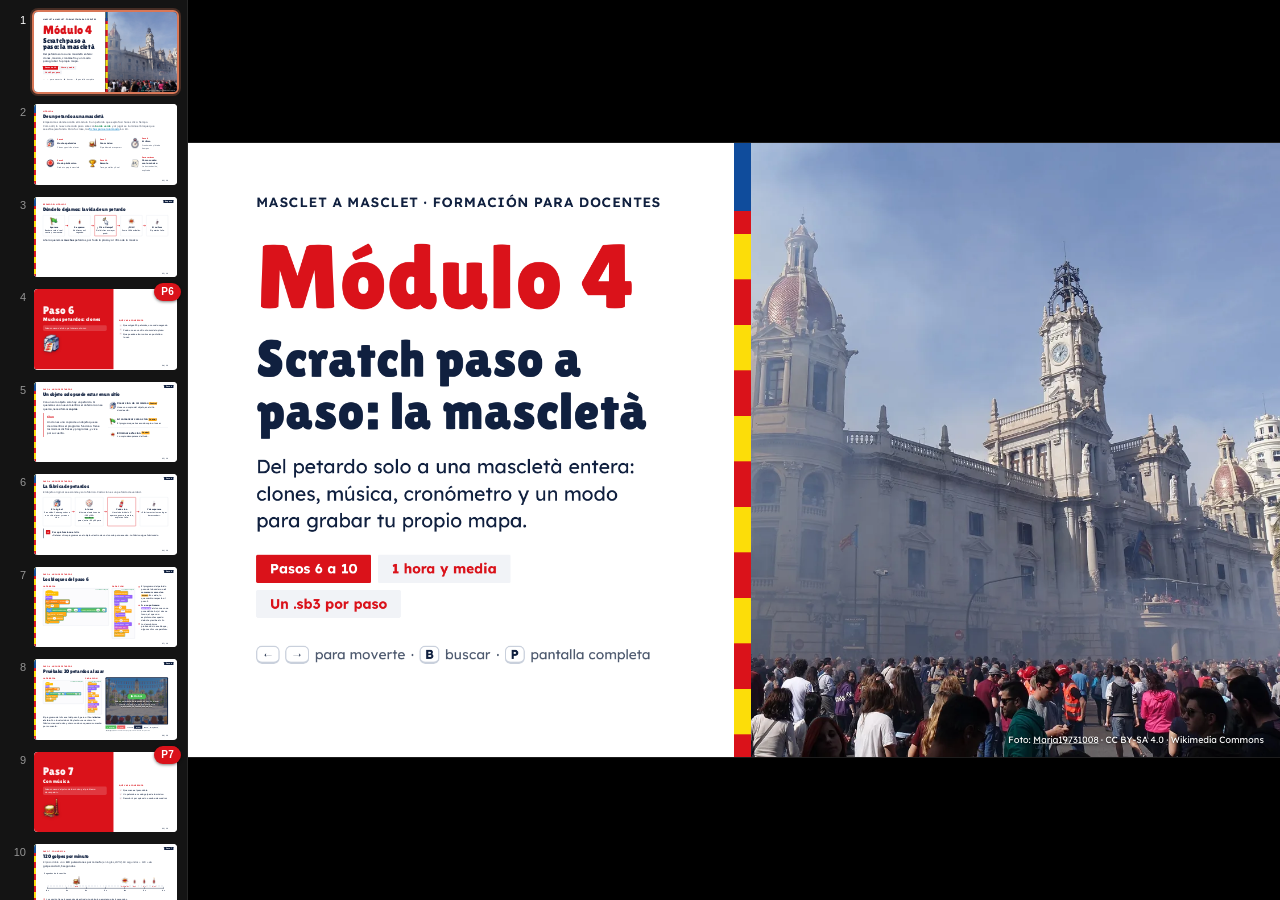
<file: tema4/index.html>
<!DOCTYPE html>
<html lang="es">
<head>
<meta charset="utf-8">
<meta name="viewport" content="width=device-width, initial-scale=1">
<title>Módulo 4 · Scratch paso a paso: la mascletà</title>
<link rel="preconnect" href="https://fonts.googleapis.com">
<link rel="preconnect" href="https://fonts.gstatic.com" crossorigin>
<link href="https://fonts.googleapis.com/css2?family=Lexend:wght@400;500;600;700;800&family=Lilita+One&family=JetBrains+Mono:wght@500&display=swap" rel="stylesheet">
<link rel="icon" href="../assets/img/favicon.svg">
<link rel="stylesheet" href="../assets/cdc.css">
<link rel="stylesheet" href="../assets/tro.css">
<style>
/* Estilos propios del módulo 4 (prefijo t4-) */
.t4-tabla td, .t4-tabla th { text-align: center; }
.t4-tabla td:first-child { color: var(--gris); }
.t4-desfase { display: grid; grid-template-columns: 260px 1fr; gap: 14px 24px; align-items: center; font-size: var(--type-small); }
.t4-desfase .fila { position: relative; height: 70px; background: var(--blanco); border-radius: 16px; box-shadow: var(--sombra); }
.t4-desfase .fila i { position: absolute; top: 12px; width: 6px; height: 46px; border-radius: 3px; background: var(--area); }
.t4-desfase .fila img { position: absolute; top: 6px; height: 58px; transform: translateX(-50%); }
</style>
</head>
<body class="area-4">

<deck-stage width="1920" height="1080">

<!-- ======================= Portada e índice ======================= -->

<section class="portada" data-label="Portada" style="background-image: linear-gradient(90deg, var(--fondo) 0 50%, transparent 50%), url(../assets/img/portadas/tema4.webp)">
  <a class="marca" href="../">Masclet a masclet · Formación para docentes</a>
  <p class="num">Módulo 4</p>
  <h1>Scratch paso a paso: la mascletà</h1>
  <p class="sub">Del petardo solo a una mascletà entera: clones, música, cronómetro y un modo para grabar tu propio mapa.</p>
  <div class="datos"><span class="pill">Pasos 6 a 10</span><span class="pill clara">1 hora y media</span><span class="pill clara">Un .sb3 por paso</span></div>
  <p class="pista-teclas"><kbd>←</kbd><kbd>→</kbd> para moverte <span>·</span> <kbd>B</kbd> buscar <span>·</span> <kbd>P</kbd> pantalla completa</p>
  <p class="foto-credito">Foto: <a href="https://commons.wikimedia.org/wiki/File:La_atmosfera_despues_de_una_masclet%C3%A1_en_la_Plaza_del_Ayuntamiento,_Valencia_2017.jpg" target="_blank" rel="noopener">Maria19731008</a> · CC BY-SA 4.0 · Wikimedia Commons</p>
</section>

<section class="s" data-label="Índice">
  <div class="cab"><p class="etq">Módulo 4</p><h2>De un petardo a una mascletà</h2><p class="entrada">Empezamos donde acabó el módulo 3: un petardo que explota si haces clic a tiempo. Como allí, lo nuevo de cada paso sale con <b style="color:#1E8E5A">borde verde</b> y al jugar se ilumina el bloque que se está ejecutando. Para tu clase, las <a href="../fichas/" target="_blank" rel="noopener">fichas para el alumnado</a> 6 a 10.</p></div>
  <div class="cuerpo">
    <div class="indice-comp tres">
      <a href="#p6"><img class="ico" src="../assets/img/ia/clon.webp" alt=""><div><span class="n">Paso 6</span><h3>Muchos petardos</h3><span class="cap">Clones y posición al azar</span></div></a>
      <a href="#p7"><img class="ico" src="../assets/img/ia/dolcaina.webp" alt=""><div><span class="n">Paso 7</span><h3>Con música</h3><span class="cap">El problema de «esperar»</span></div></a>
      <a href="#p8"><img class="ico" src="../assets/img/ia/cronometro.webp" alt=""><div><span class="n">Paso 8</span><h3>Al ritmo</h3><span class="cap">Cronómetro y lista de tiempos</span></div></a>
      <a href="#p9"><img class="ico" src="../assets/img/ia/grabar.webp" alt=""><div><span class="n">Paso 9</span><h3>Modo pirotécnico</h3><span class="cap">Graba tu propia mascletà</span></div></a>
      <a href="#p10"><img class="ico" src="../assets/img/ia/trofeo.webp" alt=""><div><span class="n">Paso 10</span><h3>Remate</h3><span class="cap">Traca, pantallas y final</span></div></a>
      <a href="#sincro"><img class="ico" src="../assets/img/ia/partitura.webp" alt=""><div><span class="n">Para curiosos</span><h3>Cómo cuadra con la música</h3><span class="cap">La sincronización, explicada</span></div></a>
    </div>
  </div>
</section>

<section class="s" data-label="Dónde lo dejamos" data-seccion="Repaso">
  <div class="cab"><p class="etq">Repaso del módulo 3</p><h2>Dónde lo dejamos: la vida de un petardo</h2></div>
  <div class="cuerpo">
    <div class="flujo">
      <div class="nodo"><img src="../assets/img/ia/inicio.webp" alt=""><b>Aparece</b>Bandera verde: va al centro y se muestra.</div>
      <div class="fl"></div>
      <div class="nodo"><img src="../assets/img/sprites/mecha5.png" alt=""><b>Se quema</b>8 disfraces en 1 segundo.</div>
      <div class="fl"></div>
      <div class="nodo destaca"><img src="../assets/img/ia/clic.webp" alt=""><b>¿Clic a tiempo?</b>Si el disfraz es mayor que 6…</div>
      <div class="fl"></div>
      <div class="nodo"><img src="../assets/img/sprites/pum.png" alt=""><b>¡PUM!</b>Suma 100 decibelios.</div>
      <div class="fl"></div>
      <div class="nodo"><img src="../assets/img/sprites/fallado.png" alt=""><b>Si no: fsss</b>El petardo falla.</div>
    </div>
    <p>Ahora queremos <b>muchos</b> petardos, por toda la plaza y al ritmo de la música.</p>
  </div>
</section>

<!-- ======================= Paso 6 ======================= -->

<section class="competencia" data-label="Paso 6 · Muchos petardos" data-seccion="Paso 6" data-deck-id="p6" data-deck-section="P6">
  <div class="izq">
    <p class="n">Paso 6</p>
    <h2>Muchos petardos: clones</h2>
    <p class="examen">Ideas nuevas: el clon y el número al azar.</p>
    <img class="ico" src="../assets/img/ia/clon.webp" alt="">
  </div>
  <div class="dcha">
    <h3>Qué vas a conseguir</h3>
    <ol>
      <li>Que salgan 20 petardos, uno cada segundo.</li>
      <li>Cada uno en un sitio al azar de la plaza.</li>
      <li>Que puedan estar varios en pantalla a la vez.</li>
    </ol>
  </div>
</section>

<section class="s" data-label="Un objeto, un solo petardo" data-seccion="Paso 6">
  <div class="cab"><p class="etq">Paso 6 · Muchos petardos</p><h2>Un objeto solo puede estar en un sitio</h2></div>
  <div class="cuerpo">
    <div class="cols" style="gap:56px">
      <div style="display:flex;flex-direction:column;gap:24px">
        <p>Con un solo objeto solo hay un petardo. Si queremos uno nuevo mientras el anterior aún se quema, necesitamos <b>copias</b>.</p>
        <div class="def"><span class="t">Clon</span><p>Un clon es una copia de un objeto que se crea mientras el programa funciona. Tiene los mismos disfraces y programas, y vive por su cuenta.</p></div>
      </div>
      <div class="tarjetas" style="--n:1">
        <div class="tarjeta sin-borde con-ico"><img src="../assets/img/ia/clon.webp" alt=""><h3>Crear clon de mí mismo <span class="cat control">Control</span></h3><p class="peq">Hace una copia del objeto, en el sitio donde está.</p></div>
        <div class="tarjeta sin-borde con-ico"><img src="../assets/img/ia/inicio.webp" alt=""><h3>Al comenzar como clon <span class="cat control">Control</span></h3><p class="peq">El programa que hace cada copia al nacer.</p></div>
        <div class="tarjeta sin-borde con-ico"><img src="../assets/img/sprites/pum.png" alt=""><h3>Eliminar este clon <span class="cat control">Control</span></h3><p class="peq">La copia desaparece del todo.</p></div>
      </div>
    </div>
  </div>
</section>

<section class="s" data-label="La fábrica de petardos" data-seccion="Paso 6">
  <div class="cab"><p class="etq">Paso 6 · Muchos petardos</p><h2>La fábrica de petardos</h2><p class="entrada">El objeto original se esconde y solo fabrica. Cada clon es un petardo de verdad.</p></div>
  <div class="cuerpo">
    <div class="flujo">
      <div class="nodo"><img src="../assets/img/ia/clon.webp" alt=""><b>El original</b>Escondido. Cada segundo va a un sitio al azar y crea un clon.</div>
      <div class="fl"></div>
      <div class="nodo"><img src="../assets/img/ia/aleatorio.webp" alt=""><b>Al azar</b>«Número aleatorio entre −180 y 180» <span class="cat operadores">Operadores</span> para x; entre −80 y 80 para y.</div>
      <div class="fl"></div>
      <div class="nodo destaca"><img src="../assets/img/ia/petardo.webp" alt=""><b>Cada clon</b>Hace lo del módulo 3: aparece, quema la mecha, explota o falla.</div>
      <div class="fl"></div>
      <div class="nodo"><img src="../assets/img/sprites/fallado.png" alt=""><b>Y desaparece</b>«Eliminar este clon» en lugar de «esconder».</div>
    </div>
    <div class="caja examen"><span class="tt">Por qué funciona el clic</span>«Detener otros programas en el objeto» dentro de un clon solo para ese clon. La fábrica sigue fabricando.</div>
  </div>
</section>

<section class="s" data-label="Los bloques del paso 6" data-seccion="Paso 6">
  <div class="cab"><p class="etq">Paso 6 · Muchos petardos</p><h2>Los bloques del paso 6</h2></div>
  <div class="cuerpo">
    <div class="cols" style="grid-template-columns: auto auto 1fr; gap: 40px">
      <div class="sb-col"><p class="sb-tit">La fábrica</p><div class="sb" data-paso="6" data-guion="bandera" data-escala="1.15"></div></div>
      <div class="sb-col"><p class="sb-tit">Cada clon</p><div class="sb" data-paso="6" data-guion="clon" data-escala="1.0"></div></div>
      <ul class="lista peq">
        <li>El programa del petardo pasa de la bandera a <b>al comenzar como clon</b> <span class="cat control">Control</span>. En verde, lo que cambia respecto al paso 5.</li>
        <li><b>Ir a capa trasera</b> <span class="cat apariencia">Apariencia</span>: el clon nuevo se pone detrás. Así, si dos se tocan, el que va a explotar antes queda delante y recibe el clic.</li>
        <li>Lo descubrimos probando: sin ese bloque, algunos clics «se perdían».</li>
      </ul>
    </div>
  </div>
</section>

<section class="s" data-label="Pruébalo: paso 6" data-seccion="Paso 6">
  <div class="cab"><p class="etq">Paso 6 · Muchos petardos</p><h2>Pruébalo: 20 petardos al azar</h2></div>
  <div class="cuerpo">
    <div class="cols" style="grid-template-columns: 1fr 840px; gap: 48px">
      <div class="sb-col">
        <div style="display:flex;gap:24px;align-items:flex-start">
          <div class="sb-col"><p class="sb-tit">La fábrica</p><div class="sb" data-paso="6" data-guion="bandera" data-escala="0.8"></div></div>
          <div class="sb-col"><p class="sb-tit">Cada clon</p><div class="sb" data-paso="6" data-guion="clon" data-escala="0.8"></div></div>
        </div>
        <p class="peq">El programa del clic es el del paso 5, pero al final <b>elimina el clon</b>. Con la velocidad «Muy lenta» se ve cómo la fábrica crea cada clon y cómo cada uno quema su mecha por su cuenta.</p>
      </div>
      <div class="jugador" data-sb3="../scratch/paso-06.sb3" data-nota="Sale un petardo cada segundo en un sitio al azar."></div>
    </div>
  </div>
</section>

<!-- ======================= Paso 7 ======================= -->

<section class="competencia" data-label="Paso 7 · Con música" data-seccion="Paso 7" data-deck-id="p7" data-deck-section="P7">
  <div class="izq">
    <p class="n">Paso 7</p>
    <h2>Con música</h2>
    <p class="examen">Ideas nuevas: el pulso de la música y el problema de «esperar».</p>
    <img class="ico" src="../assets/img/ia/dolcaina.webp" alt="">
  </div>
  <div class="dcha">
    <h3>Qué vas a conseguir</h3>
    <ol>
      <li>Que suene el pasodoble.</li>
      <li>Un petardo en cada golpe de la música.</li>
      <li>Descubrir por qué así no acaba de cuadrar.</li>
    </ol>
  </div>
</section>

<section class="s" data-label="120 golpes por minuto" data-seccion="Paso 7">
  <div class="cab"><p class="etq">Paso 7 · Con música</p><h2>120 golpes por minuto</h2><p class="entrada">El pasodoble va a <b>120 pulsaciones por minuto</b> (en inglés, <i>BPM</i>). 60 segundos ÷ 120 = <b>un golpe cada 0,5 segundos</b>.</p></div>
  <div class="cuerpo">
    <div class="tiempo">
      <p class="lbl">Segundos de la canción</p>
      <div class="onda"></div>
      <div class="eje"></div>
      <div class="marca" style="left:calc(60px + (100% - 120px) * 0)"><span>0 s</span></div>
      <div class="marca" style="left:calc(60px + (100% - 120px) * 0.1667)"><span>1 s</span></div>
      <div class="marca" style="left:calc(60px + (100% - 120px) * 0.3333)"><span>2 s</span></div>
      <div class="marca" style="left:calc(60px + (100% - 120px) * 0.5)"><span>3 s</span></div>
      <div class="marca" style="left:calc(60px + (100% - 120px) * 0.6667)"><span>4 s</span></div>
      <div class="marca" style="left:calc(60px + (100% - 120px) * 0.8333)"><span>5 s</span></div>
      <div class="marca" style="left:calc(60px + (100% - 120px) * 1)"><span>6 s</span></div>
      <div class="pet" style="left:calc(60px + (100% - 120px) * 0.25)"><img src="../assets/img/ia/dolcaina.webp" alt=""><i>Intro</i></div>
      <div class="pet" style="left:calc(60px + (100% - 120px) * 0.6667)"><img src="../assets/img/sprites/pum.png" alt=""><i>1.ª nota: 4 s</i></div>
      <div class="pet" style="left:calc(60px + (100% - 120px) * 0.75)"><img src="../assets/img/sprites/mecha9.png" alt=""><i>4,5 s</i></div>
      <div class="pet" style="left:calc(60px + (100% - 120px) * 0.8333)"><img src="../assets/img/sprites/mecha5.png" alt=""><i>5 s</i></div>
      <div class="pet" style="left:calc(60px + (100% - 120px) * 0.9167)"><img src="../assets/img/sprites/mecha1.png" alt=""><i>5,5 s</i></div>
    </div>
    <ul class="lista peq">
      <li>La canción tiene 4 segundos de entrada. La dolçaina empieza a los 4 segundos.</li>
      <li>La mecha dura 1 segundo. Para que el primer petardo explote a los 4 s, tiene que aparecer a los <b>3 s</b>.</li>
    </ul>
  </div>
</section>

<section class="s" data-label="Pruébalo: paso 7" data-seccion="Paso 7">
  <div class="cab"><p class="etq">Paso 7 · Con música</p><h2>Pruébalo: un petardo en cada golpe</h2></div>
  <div class="cuerpo">
    <div class="cols" style="grid-template-columns: 1fr 840px; gap: 48px">
      <div class="sb-col">
        <div class="sb" data-paso="7" data-guion="bandera" data-escala="1.2"></div>
        <ul class="lista peq">
          <li><b>Iniciar sonido pasodoble</b> <span class="cat sonido">Sonido</span> y <b>esperar 3 segundos</b> <span class="cat control">Control</span>: la entrada.</li>
          <li>Después, un clon cada <b>0,5 segundos</b>.</li>
        </ul>
      </div>
      <div class="jugador" data-sb3="../scratch/paso-07.sb3" data-nota="Con sonido. Fíjate si los petardos van con la melodía."></div>
    </div>
  </div>
</section>

<section class="s" data-label="El problema: se va retrasando" data-seccion="Paso 7">
  <div class="cab"><p class="etq">Paso 7 · Con música</p><h2>El problema: se va retrasando</h2></div>
  <div class="cuerpo">
    <div class="t4-desfase">
      <b>Golpes de la música</b>
      <div class="fila"><i style="left:5%"></i><i style="left:20%"></i><i style="left:35%"></i><i style="left:50%"></i><i style="left:65%"></i><i style="left:80%"></i><i style="left:95%"></i></div>
      <b>Petardos con «esperar 0,5»</b>
      <div class="fila"><img src="../assets/img/ia/petardo.webp" alt="" style="left:5%"><img src="../assets/img/ia/petardo.webp" alt="" style="left:21%"><img src="../assets/img/ia/petardo.webp" alt="" style="left:37.5%"><img src="../assets/img/ia/petardo.webp" alt="" style="left:54%"><img src="../assets/img/ia/petardo.webp" alt="" style="left:70.5%"><img src="../assets/img/ia/petardo.webp" alt="" style="left:87%"></div>
    </div>
    <div class="tarjetas" style="--n:2">
      <div class="tarjeta"><h3>1. Se retrasa</h3><p class="peq">Cada «esperar» tarda un poco más de lo que pone: Scratch lo comprueba unas 30 veces por segundo. Con 100 esperas, el retraso puede pasar de 1 segundo.</p></div>
      <div class="tarjeta"><h3>2. No sigue la melodía</h3><p class="peq">Sale un petardo en cada golpe, también donde la dolçaina no toca. La gracia es que exploten con las notas.</p></div>
    </div>
  </div>
</section>

<!-- ======================= Paso 8 ======================= -->

<section class="competencia" data-label="Paso 8 · Al ritmo" data-seccion="Paso 8" data-deck-id="p8" data-deck-section="P8">
  <div class="izq">
    <p class="n">Paso 8</p>
    <h2>Al ritmo: cronómetro y lista</h2>
    <p class="examen">Ideas nuevas: el cronómetro, la lista y el contador.</p>
    <img class="ico" src="../assets/img/ia/cronometro.webp" alt="">
  </div>
  <div class="dcha">
    <h3>Qué vas a conseguir</h3>
    <ol>
      <li>Que cada petardo explote con una nota de la dolçaina.</li>
      <li>Que no se retrase aunque la canción dure un minuto.</li>
      <li>Guardar los tiempos en una lista.</li>
    </ol>
  </div>
</section>

<section class="s" data-label="El cronómetro y la lista" data-seccion="Paso 8">
  <div class="cab"><p class="etq">Paso 8 · Al ritmo</p><h2>El cronómetro y la lista</h2></div>
  <div class="cuerpo">
    <div class="cols" style="grid-template-columns: 1fr 1fr; gap: 48px">
      <div style="display:flex;flex-direction:column;gap:24px">
        <div class="concepto"><img src="../assets/img/ia/cronometro.webp" alt=""><div><b>Cronómetro <span class="cat sensores">Sensores</span></b><p>Cuenta los segundos desde «reiniciar cronómetro». Si lo reinicias a la vez que empieza la música, <b>los dos van juntos</b> todo el rato.</p></div></div>
        <div class="concepto"><img src="../assets/img/ia/lista.webp" alt=""><div><b>Lista <span class="cat variables">Variables</span></b><p>Una lista es una variable que guarda muchos valores en orden. La lista <b>tiempos</b> tiene el segundo en que explota cada petardo.</p></div></div>
        <p class="peq">Se crea en <b>Variables › Crear una lista</b>. El .sb3 ya trae la lista llena: 99 tiempos, uno por cada nota de la dolçaina que cae en un golpe.</p>
      </div>
      <table class="tabla t4-tabla">
        <tr><th>n</th><th>tiempos</th><th>Qué pasa</th></tr>
        <tr><td>1</td><td>4.02</td><td>Aparece a los 3,02 s y explota a los 4,02 s</td></tr>
        <tr><td>2</td><td>4.52</td><td>Medio segundo después</td></tr>
        <tr><td>3</td><td>5.02</td><td>…</td></tr>
        <tr><td>4</td><td>5.52</td><td></td></tr>
        <tr><td>5</td><td>6.02</td><td></td></tr>
        <tr><td>6</td><td>7.02</td><td>Aquí hay 1 segundo de hueco: la melodía para</td></tr>
        <tr><td>…</td><td>…</td><td>Hasta el 99</td></tr>
      </table>
    </div>
  </div>
</section>

<section class="s" data-label="Los bloques del paso 8" data-seccion="Paso 8">
  <div class="cab"><p class="etq">Paso 8 · Al ritmo</p><h2>Los bloques del paso 8</h2></div>
  <div class="cuerpo">
    <div class="cols" style="grid-template-columns: auto 1fr; gap: 48px">
      <div class="sb" data-paso="8" data-guion="bandera" data-escala="1.1"></div>
      <ol class="pasos peq">
        <li><b>n</b> <span class="cat variables">Variables</span> es un contador: el número del petardo que toca. Empieza en 1.</li>
        <li><b>Iniciar sonido</b> <span class="cat sonido">Sonido</span> y <b>reiniciar cronómetro</b> <span class="cat sensores">Sensores</span>, uno detrás de otro: la música y el cronómetro empiezan juntos.</li>
        <li><b>Repetir (longitud de tiempos)</b> <span class="cat control">Control</span>: una vuelta por cada petardo de la lista.</li>
        <li><b>Esperar hasta que cronómetro &gt; tiempo − 1</b> <span class="cat control">Control</span>: 1 segundo antes de su nota, se crea el clon.</li>
        <li><b>Sumar a n 1</b> <span class="cat variables">Variables</span>: pasa al siguiente.</li>
      </ol>
    </div>
  </div>
</section>

<section class="s" data-label="Pruébalo: paso 8" data-seccion="Paso 8">
  <div class="cab"><p class="etq">Paso 8 · Al ritmo</p><h2>Pruébalo: ahora sí, con la melodía</h2></div>
  <div class="cuerpo">
    <div class="cols" style="grid-template-columns: 1fr 840px; gap: 48px">
      <div style="display:flex;flex-direction:column;gap:24px">
        <div class="sb" data-paso="8" data-guion="bandera" data-escala="0.8"></div>
        <div class="caja examen"><span class="tt">«Esperar hasta que» no se retrasa</span>No cuenta medios segundos: mira la hora del cronómetro. Si un petardo llega un poco tarde, el siguiente ya no arrastra el retraso.</div>
      </div>
      <div class="jugador" data-sb3="../scratch/paso-08.sb3" data-nota="Con sonido. Cada petardo explota con una nota de la dolçaina: haz clic al ritmo de lo que oyes, no solo de lo que ves."></div>
    </div>
  </div>
</section>

<!-- ======================= Paso 9 ======================= -->

<section class="competencia" data-label="Paso 9 · Modo pirotécnico" data-seccion="Paso 9" data-deck-id="p9" data-deck-section="P9">
  <div class="izq">
    <p class="n">Paso 9</p>
    <h2>Modo pirotécnico: graba tu mascletà</h2>
    <p class="examen">Ideas nuevas: eventos de teclado, posición del ratón y añadir a una lista.</p>
    <img class="ico" src="../assets/img/ia/grabar.webp" alt="">
  </div>
  <div class="dcha">
    <h3>Qué vas a conseguir</h3>
    <ol>
      <li>Que cada petardo salga en su sitio (listas x e y).</li>
      <li>Grabar una mascletà nueva tocando al ritmo.</li>
      <li>Que cada alumno pueda hacer su propio nivel.</li>
    </ol>
  </div>
</section>

<section class="s" data-label="Grabar tu propia mascletà" data-seccion="Paso 9">
  <div class="cab"><p class="etq">Paso 9 · Modo pirotécnico</p><h2>Grabar tu propia mascletà</h2><p class="entrada">El pirotécnico decide dónde y cuándo explota cada masclet. Aquí lo decide el alumnado, al ritmo de la música.</p></div>
  <div class="cuerpo">
    <div class="flujo">
      <div class="nodo"><img src="../assets/img/ia/tecla.webp" alt=""><b>Tecla G</b>Borra el mapa y empieza la canción.</div>
      <div class="fl"></div>
      <div class="nodo"><img src="../assets/img/ia/clic.webp" alt=""><b>Ratón</b>Ponlo donde quieras el petardo.</div>
      <div class="fl"></div>
      <div class="nodo destaca"><img src="../assets/img/ia/tecla.webp" alt=""><b>Espacio</b>Púlsalo al ritmo, en cada nota.</div>
      <div class="fl"></div>
      <div class="nodo"><img src="../assets/img/ia/lista.webp" alt=""><b>Se guarda</b>El segundo en «tiempos»; el sitio en «x» e «y».</div>
      <div class="fl"></div>
      <div class="nodo"><img src="../assets/img/ia/inicio.webp" alt=""><b>Bandera verde</b>A jugar tu mascletà.</div>
    </div>
    <div class="caja examen"><span class="tt">En el aula</span>Cada alumno graba una mascletà y los compañeros intentan superarla. Se trabaja el pulso musical sin darse cuenta.</div>
  </div>
</section>

<section class="s" data-label="Los bloques del modo pirotécnico" data-seccion="Paso 9">
  <div class="cab"><p class="etq">Paso 9 · Modo pirotécnico</p><h2>Los bloques del modo pirotécnico</h2></div>
  <div class="cuerpo">
    <div class="cols" style="grid-template-columns: auto auto 1fr; gap: 40px">
      <div class="sb-col"><p class="sb-tit">Tecla G: grabar <span class="cat eventos">Eventos</span></p><div class="sb" data-paso="9" data-guion="tecla g" data-escala="1.2"></div></div>
      <div class="sb-col"><p class="sb-tit">Espacio: un petardo <span class="cat eventos">Eventos</span></p><div class="sb" data-paso="9" data-guion="tecla espacio" data-escala="1.2"></div></div>
      <div style="display:flex;flex-direction:column;gap:22px">
        <p class="peq">Las listas, en <span class="cat variables">Variables</span>; el cronómetro y el ratón, en <span class="cat sensores">Sensores</span>. Y en la bandera verde, la posición sale de las listas:</p>
        <pre class="sb" data-escala="1.15">go to x: (item (n :: variables) of [x v]) y: (item (n :: variables) of [y v])</pre>
        <div class="caja aviso"><span class="tt">Cuidado</span>Para jugar, no pulses Espacio: añadiría petardos al mapa. Y guarda el proyecto después de grabar.</div>
      </div>
    </div>
  </div>
</section>

<section class="s" data-label="Pruébalo: paso 9" data-seccion="Paso 9">
  <div class="cab"><p class="etq">Paso 9 · Modo pirotécnico</p><h2>Pruébalo: graba y juega</h2></div>
  <div class="cuerpo">
    <div class="cols" style="grid-template-columns: 1fr 840px; gap: 48px">
      <div style="display:flex;flex-direction:column;gap:22px">
      <div style="display:flex;gap:24px;align-items:flex-start">
        <div class="sb" data-paso="9" data-guion="tecla g" data-escala="0.8"></div>
        <div class="sb" data-paso="9" data-guion="tecla espacio" data-escala="0.8"></div>
      </div>
      <ol class="pasos peq">
        <li>Pulsa <b>Probar</b>: se juega la mascletà que trae el proyecto.</li>
        <li>Pulsa <b>Parar</b>. Con el juego marcado en amarillo, pulsa <kbd>G</kbd>.</li>
        <li>Mueve el ratón por la plaza y pulsa <kbd>Espacio</kbd> en cada nota.</li>
        <li>Cuando acabe la canción, pulsa <b>Empezar</b> y juega tu mascletà.</li>
      </ol>
      </div>
      <div class="jugador" data-sb3="../scratch/paso-09.sb3" data-nota="Primero juega. Después pulsa Parar y G para grabar la tuya."></div>
    </div>
  </div>
</section>

<!-- ======================= Paso 10 ======================= -->

<section class="competencia" data-label="Paso 10 · Remate" data-seccion="Paso 10" data-deck-id="p10" data-deck-section="P10">
  <div class="izq">
    <p class="n">Paso 10</p>
    <h2>Remate: traca, pantallas y final</h2>
    <p class="examen">Ideas nuevas: fondos del escenario y una variable que se reinicia.</p>
    <img class="ico" src="../assets/img/ia/trofeo.webp" alt="">
  </div>
  <div class="dcha">
    <h3>Qué vas a conseguir</h3>
    <ol>
      <li>Una pantalla de inicio y otra de final.</li>
      <li>La traca: cuántos aciertos seguidos llevas.</li>
      <li>El juego completo, listo para publicar.</li>
    </ol>
  </div>
</section>

<section class="s" data-label="Pantallas de inicio y final" data-seccion="Paso 10">
  <div class="cab"><p class="etq">Paso 10 · Remate</p><h2>Pantallas de inicio y final</h2></div>
  <div class="cuerpo">
    <div class="cols" style="grid-template-columns: auto 1fr; gap: 48px">
      <div class="sb" data-paso="10" data-guion="bandera" data-escala="0.9"></div>
      <div style="display:flex;flex-direction:column;gap:24px">
        <div class="tarjetas" style="--n:3">
          <figure class="captura"><img src="../assets/img/fondos/fondo-inicio.jpg" alt="Fondo de inicio: MASCLET A MASCLET"></figure>
          <figure class="captura"><img src="../assets/img/fondos/fondo-plaza.jpg" alt="Fondo de la plaza"></figure>
          <figure class="captura"><img src="../assets/img/fondos/fondo-final.jpg" alt="Fondo final: FI DE LA MASCLETÀ"></figure>
        </div>
        <ul class="lista peq">
          <li>El escenario tiene 3 fondos: <b>inicio</b>, <b>plaza</b> y <b>final</b>. Al abrir el proyecto se ve el de inicio.</li>
          <li>Al pulsar la bandera: <b>cambiar fondo a plaza</b> <span class="cat apariencia">Apariencia</span>.</li>
          <li>Cuando el cronómetro pasa de 62 segundos (ha acabado la canción): <b>cambiar fondo a final</b>.</li>
        </ul>
      </div>
    </div>
  </div>
</section>

<section class="s" data-label="La traca" data-seccion="Paso 10">
  <div class="cab"><p class="etq">Paso 10 · Remate</p><h2>La traca: aciertos seguidos</h2><p class="entrada">Una <b>traca</b> es una fila de petardos que explotan uno detrás de otro. En el juego, cuenta los aciertos sin fallar.</p></div>
  <div class="cuerpo">
    <div class="cols" style="grid-template-columns: auto auto 1fr; gap: 40px">
      <div class="sb-col"><p class="sb-tit">Clic: suma 1</p><div class="sb" data-paso="10" data-guion="clic" data-escala="1.05"></div></div>
      <div class="sb-col"><p class="sb-tit">Fallo: vuelve a 0</p><div class="sb" data-paso="10" data-guion="clon" data-escala="0.85"></div></div>
      <ul class="lista peq">
        <li><b>Sumar a traca 1</b> <span class="cat variables">Variables</span> en cada PUM.</li>
        <li><b>Dar a traca el valor 0</b> <span class="cat variables">Variables</span> cuando un petardo falla.</li>
        <li>Al empezar la partida también vale 0.</li>
      </ul>
    </div>
  </div>
</section>

<section class="s" data-label="El juego completo" data-seccion="Paso 10">
  <div class="cab"><p class="etq">Paso 10 · Remate</p><h2>El juego completo</h2></div>
  <div class="cuerpo">
    <div class="cols" style="grid-template-columns: 1fr 880px; gap: 48px">
      <div style="display:flex;flex-direction:column;gap:22px">
        <table class="tabla peq">
          <tr><th>En el proyecto</th><th>Cuántos</th></tr>
          <tr><td>Objetos</td><td>1: el Petardo</td></tr>
          <tr><td>Disfraces</td><td>11</td></tr>
          <tr><td>Fondos</td><td>3</td></tr>
          <tr><td>Sonidos</td><td>3: pasodoble, pum y fsss</td></tr>
          <tr><td>Variables</td><td>3: decibelios, traca y n</td></tr>
          <tr><td>Listas</td><td>3: tiempos, x e y</td></tr>
          <tr><td>Programas</td><td>5</td></tr>
        </table>
      </div>
      <div class="jugador" data-sb3="../scratch/paso-10.sb3" data-nota="La mascletà completa: un minuto, 99 petardos."></div>
    </div>
  </div>
</section>

<section class="s" data-label="Así queda en Scratch" data-seccion="Paso 10">
  <div class="cab"><p class="etq">Paso 10 · Remate</p><h2>Así queda en Scratch</h2></div>
  <div class="cuerpo">
    <div class="cols centro" style="grid-template-columns: 1180px 1fr; gap: 48px">
      <figure class="captura" style="aspect-ratio:16/10"><img src="../assets/img/scratch/editor-paso10.webp" alt="El paso 10 abierto en el editor de Scratch, con la pantalla de inicio MASCLET A MASCLET"></figure>
      <div style="display:flex;flex-direction:column;gap:22px">
        <p class="peq">Cada programa lleva una nota amarilla que explica lo que hace.</p>
        <p class="peq">Si los programas se amontonan, clic derecho en el área de programas › <b>Ordenar bloques</b>.</p>
        <div class="caja examen"><span class="tt">No es el código más corto</span>Es el que puede entender un niño de 11 años: cada idea se añadió en un paso y se probó.</div>
      </div>
    </div>
  </div>
</section>

<!-- ======================= Para curiosos: la sincronización ======================= -->

<section class="s" data-label="Cómo cuadra con la música" data-seccion="Extra" data-deck-id="sincro" data-deck-section="Extra">
  <div class="cab"><p class="etq">Para curiosos</p><h2>Cómo cuadra con la música</h2><p class="entrada">La música y la lista de tiempos salen de la misma partitura. Por eso coinciden.</p></div>
  <div class="cuerpo">
    <div class="flujo">
      <div class="nodo"><img src="../assets/img/ia/partitura.webp" alt=""><b>1. Partitura</b>Las notas de la dolçaina, escritas como datos: compás, golpe y altura.</div>
      <div class="fl"></div>
      <div class="nodo"><img src="../assets/img/ia/dolcaina.webp" alt=""><b>2. Música</b>Con esas notas se genera el pasodoble (MP3).</div>
      <div class="fl"></div>
      <div class="nodo"><img src="../assets/img/ia/lista.webp" alt=""><b>3. Lista</b>Cada nota que cae en un golpe es un tiempo: golpe × 0,5 s.</div>
      <div class="fl"></div>
      <div class="nodo destaca"><img src="../assets/img/ia/cronometro.webp" alt=""><b>4. Cronómetro</b>Empieza a la vez que la música. Todo se compara con él.</div>
    </div>
    <div class="tarjetas" style="--n:2">
      <div class="tarjeta"><h3>Con otra canción</h3><p class="peq">Si conoces sus BPM: tiempo = número de golpe × 60 ÷ BPM, más el segundo en que empieza. O grabas los tiempos con el modo pirotécnico.</p></div>
      <div class="tarjeta"><h3>Si notas desfase</h3><p class="peq">El sonido puede llegar algo tarde (sobre todo con auriculares Bluetooth). Usa altavoces o suma un poco a cada tiempo.</p></div>
    </div>
  </div>
</section>

<!-- ======================= Resumen y cierre ======================= -->

<section class="s" data-label="Resumen del módulo" data-seccion="R" data-deck-section="R">
  <div class="cab"><p class="etq">Resumen del módulo 4</p><h2>Lo que has añadido</h2></div>
  <div class="cuerpo">
    <div class="tarjetas" style="--n:3">
      <div class="tarjeta sin-borde con-ico"><img src="../assets/img/ia/clon.webp" alt=""><h3>Clones</h3><p class="peq">Un objeto que fabrica copias. Cada copia es un petardo.</p></div>
      <div class="tarjeta sin-borde con-ico"><img src="../assets/img/ia/aleatorio.webp" alt=""><h3>Azar</h3><p class="peq">«Número aleatorio» para repartir petardos.</p></div>
      <div class="tarjeta sin-borde con-ico"><img src="../assets/img/ia/dolcaina.webp" alt=""><h3>Pulso</h3><p class="peq">120 BPM: un golpe cada 0,5 s.</p></div>
      <div class="tarjeta sin-borde con-ico"><img src="../assets/img/ia/cronometro.webp" alt=""><h3>Cronómetro</h3><p class="peq">«Esperar hasta que» no se retrasa.</p></div>
      <div class="tarjeta sin-borde con-ico"><img src="../assets/img/ia/lista.webp" alt=""><h3>Listas</h3><p class="peq">tiempos, x e y: el mapa de la mascletà.</p></div>
      <div class="tarjeta sin-borde con-ico"><img src="../assets/img/ia/tecla.webp" alt=""><h3>Teclado y ratón</h3><p class="peq">Para grabar tu propia mascletà.</p></div>
    </div>
  </div>
</section>

<section class="s oscura" data-label="Fin del módulo 4" data-seccion="R">
  <div class="cab"><p class="etq">Fin del módulo 4</p><h2>Ya tienes la mascletà</h2></div>
  <div class="cuerpo" style="gap:36px">
    <p>En el módulo 5 verás cómo llevarlo al aula, cómo hacerlo vuestro y cómo presentarlo a Up! Steam.</p>
    <div class="botones"><a class="btn sec" href="../">Portada de la formación</a><a class="btn ciruela" href="#p6">Volver al paso 6</a><a class="btn sec" href="../tema5/">Módulo 5 · Al aula y a Up! Steam</a></div>
  </div>
</section>

</deck-stage>
<script src="../assets/deck-stage.js"></script>
<script src="../assets/cdc.js"></script>
<script src="../assets/vendor/scratchblocks.min.js"></script>
<script src="../assets/vendor/scratchblocks-translations.js"></script>
<script src="../scratch/pasos.js"></script>
<script src="../assets/vendor/scaffolding-min.js"></script>
<script src="../assets/tro.js"></script>
</body>
</html>
</file>
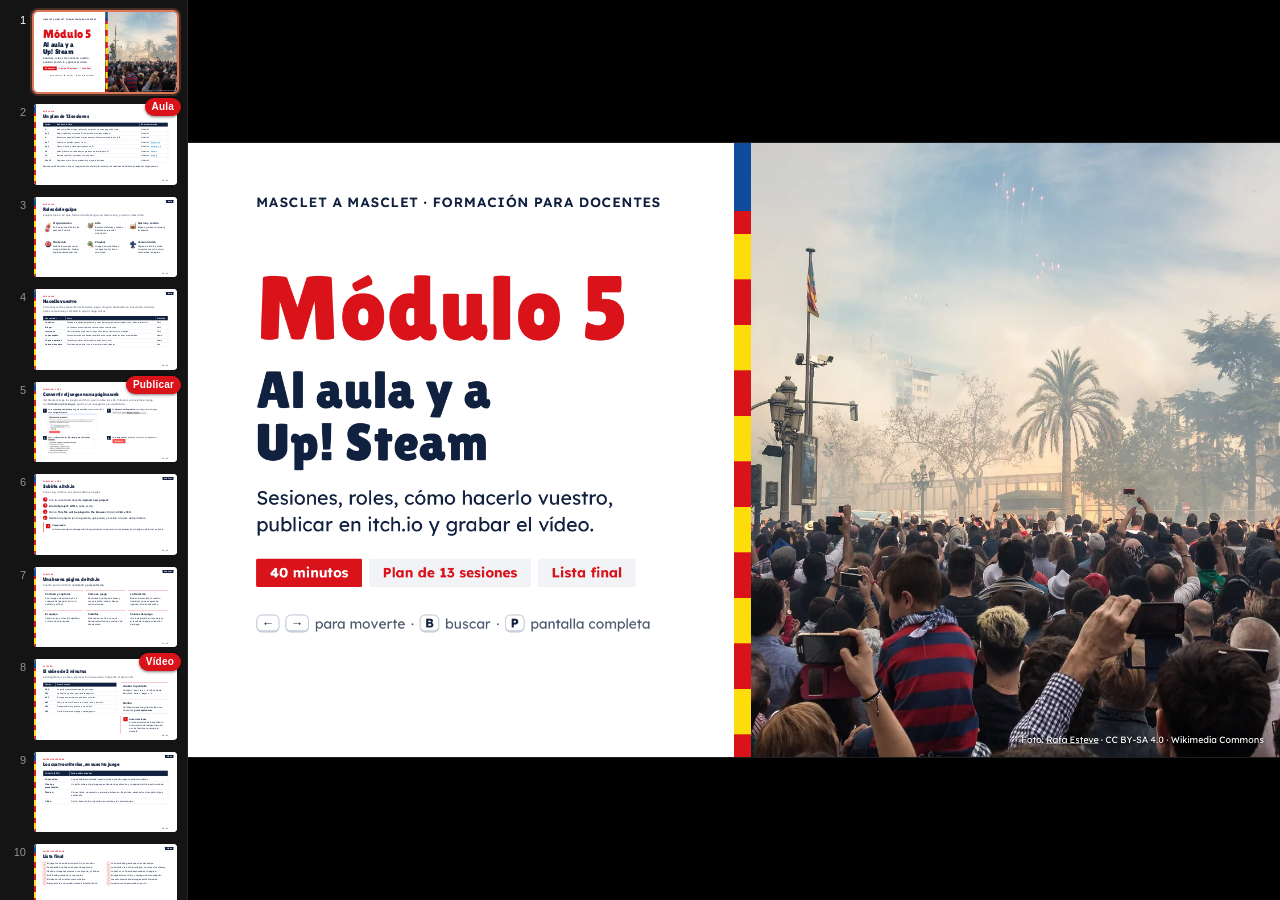
<file: tema5/index.html>
<!DOCTYPE html>
<html lang="es">
<head>
<meta charset="utf-8">
<meta name="viewport" content="width=device-width, initial-scale=1">
<title>Módulo 5 · Al aula y a Up! Steam</title>
<link rel="preconnect" href="https://fonts.googleapis.com">
<link rel="preconnect" href="https://fonts.gstatic.com" crossorigin>
<link href="https://fonts.googleapis.com/css2?family=Lexend:wght@400;500;600;700;800&family=Lilita+One&family=JetBrains+Mono:wght@500&display=swap" rel="stylesheet">
<link rel="icon" href="../assets/img/favicon.svg">
<link rel="stylesheet" href="../assets/cdc.css">
<link rel="stylesheet" href="../assets/tro.css">
<style>
/* Publicar: los pasos de TurboWarp Packager, cada uno con su captura */
.t5-pk { list-style: none; margin: 0; padding: 0; display: grid; grid-template-columns: 1fr 1fr; gap: 22px 40px; counter-reset: pk; }
.t5-pk li { counter-increment: pk; display: grid; grid-template-columns: 52px 1fr; gap: 6px 16px; align-content: start; }
.t5-pk li::before { content: counter(pk); grid-row: span 2; width: 52px; height: 52px; border-radius: 4px; background: var(--tinta); color: #fff; font: 400 30px/52px var(--titulo); text-align: center; }
.t5-pk p { font-size: 22px; line-height: 1.35; }
.t5-pk img { justify-self: start; max-width: 100%; height: auto; border: 2px solid var(--borde); border-radius: 6px; }
/* Estilos propios del módulo 5 (prefijo t5-) */
.t5-sesiones td { padding-top: 9px; padding-bottom: 9px; }
.t5-descargas { display: grid; grid-template-columns: repeat(5, 1fr); gap: 14px; }
.t5-descargas a { display: flex; flex-direction: column; gap: 4px; background: var(--blanco); border-radius: 6px; padding: 14px 18px; text-decoration: none; color: var(--texto); font-size: 22px; font-weight: 700; border: 2px solid var(--borde); }
.t5-descargas a:hover { border-color: var(--area); }
.t5-descargas a span { font-size: 17px; font-weight: 500; color: var(--gris); }
.t5-check { list-style: none; padding: 0; margin: 0; display: grid; grid-template-columns: 1fr 1fr; gap: 14px 40px; font-size: var(--type-small); }
.t5-check li { position: relative; padding-left: 50px; }
.t5-check li::before { content: '✓'; position: absolute; left: 0; top: -2px; width: 36px; height: 36px; border-radius: 10px; border: 3px solid var(--area); color: var(--area); display: grid; place-items: center; font-weight: 800; }
</style>
</head>
<body class="area-5">

<deck-stage width="1920" height="1080">

<section class="portada" data-label="Portada" style="background-image: linear-gradient(90deg, var(--fondo) 0 50%, transparent 50%), url(../assets/img/portadas/tema5.webp)">
  <a class="marca" href="../">Masclet a masclet · Formación para docentes</a>
  <p class="num">Módulo 5</p>
  <h1>Al aula y a Up! Steam</h1>
  <p class="sub">Sesiones, roles, cómo hacerlo vuestro, publicar en itch.io y grabar el vídeo.</p>
  <div class="datos"><span class="pill">40 minutos</span><span class="pill clara">Plan de 13 sesiones</span><span class="pill clara">Lista final</span></div>
  <p class="pista-teclas"><kbd>←</kbd><kbd>→</kbd> para moverte <span>·</span> <kbd>B</kbd> buscar <span>·</span> <kbd>P</kbd> pantalla completa</p>
  <p class="foto-credito">Foto: <a href="https://commons.wikimedia.org/wiki/File:Fallas2017_Masclet%C3%A0_06.jpg" target="_blank" rel="noopener">Rafa Esteve</a> · CC BY-SA 4.0 · Wikimedia Commons</p>
</section>

<section class="s" data-label="Un plan de sesiones" data-seccion="Aula" data-deck-section="Aula">
  <div class="cab"><p class="etq">En el aula</p><h2>Un plan de 13 sesiones</h2></div>
  <div class="cuerpo">
    <table class="tabla peq t5-sesiones">
      <tr><th>Sesión</th><th>Qué hace la clase</th><th>En esta formación</th></tr>
      <tr><td>1</td><td>Qué es Up! Steam. Jugar a Masclet a masclet y a otros juegos de ritmo.</td><td>Módulo 0</td></tr>
      <tr><td>2 y 3</td><td>Elegir tradición y mecánica. Ficha de idea. Prototipo en papel.</td><td>Módulo 1</td></tr>
      <tr><td>4</td><td>Bocetos en papel del fondo y los personajes. El docente los pasa por la IA.</td><td>Módulo 2</td></tr>
      <tr><td>5 a 7</td><td>Scratch: un petardo (pasos 1 a 5).</td><td>Módulo 3 · <a href="../fichas/" target="_blank" rel="noopener">fichas 1 a 5</a></td></tr>
      <tr><td>8 y 9</td><td>Clones, música y cronómetro (pasos 6 a 8).</td><td>Módulo 4 · <a href="../fichas/" target="_blank" rel="noopener">fichas 6 a 8</a></td></tr>
      <tr><td>10</td><td>Modo pirotécnico: cada alumno graba su mascletà (paso 9).</td><td>Módulo 4 · <a href="../fichas/" target="_blank" rel="noopener">ficha 9</a></td></tr>
      <tr><td>11</td><td>Remate (paso 10) y pruebas con otra clase.</td><td>Módulo 4 · <a href="../fichas/" target="_blank" rel="noopener">ficha 10</a></td></tr>
      <tr><td>12 y 13</td><td>Página en itch.io. Guion, grabación y montaje del vídeo.</td><td>Módulo 5</td></tr>
    </table>
    <p class="peq">Sesiones de 50 minutos. Con un juego distinto al de la formación, las sesiones de Scratch pueden ser algunas más.</p>
  </div>
</section>

<section class="s" data-label="Roles del equipo" data-seccion="Aula">
  <div class="cab"><p class="etq">En el aula</p><h2>Roles del equipo</h2><p class="entrada">Equipos de 6 a 12. Que todo el mundo tenga una tarea clara, y que los roles roten.</p></div>
  <div class="cuerpo">
    <div class="tarjetas" style="--n:3">
      <div class="tarjeta sin-borde con-ico"><img src="../assets/img/ia/petardo.webp" alt=""><h3>Programación</h3><p class="peq">2 o 3 personas. Montan los pasos en Scratch.</p></div>
      <div class="tarjeta sin-borde con-ico"><img src="../assets/img/ia/arte.webp" alt=""><h3>Arte</h3><p class="peq">Bocetos, disfraces y fondos. Retocan en el editor de Scratch.</p></div>
      <div class="tarjeta sin-borde con-ico"><img src="../assets/img/ia/dolcaina.webp" alt=""><h3>Música y sonido</h3><p class="peq">Eligen o graban la música y los efectos.</p></div>
      <div class="tarjeta sin-borde con-ico"><img src="../assets/img/ia/grabar.webp" alt=""><h3>Pirotecnia</h3><p class="peq">Graban los mapas con el modo pirotécnico. Todo el equipo puede hacer uno.</p></div>
      <div class="tarjeta sin-borde con-ico"><img src="../assets/img/ia/depurar.webp" alt=""><h3>Pruebas</h3><p class="peq">Juegan, buscan fallos y los apuntan. Invitan a otra clase.</p></div>
      <div class="tarjeta sin-borde con-ico"><img src="../assets/img/ia/video.webp" alt=""><h3>Comunicación</h3><p class="peq">Página de itch.io y vídeo. La portavoz es una chica, como piden las reglas.</p></div>
    </div>
  </div>
</section>

<section class="s" data-label="Hacedlo vuestro" data-seccion="Aula">
  <div class="cab"><p class="etq">En el aula</p><h2>Hacedlo vuestro</h2><p class="entrada">Si muchos centros presentan este mismo juego, ninguno destacará en innovación. Usad los pasos como base y cambiad lo que os haga únicos.</p></div>
  <div class="cuerpo">
    <table class="tabla peq">
      <tr><th>Qué cambiar</th><th>Cómo</th><th>Dificultad</th></tr>
      <tr><td>La música</td><td>Grabad a la banda del pueblo o a un dolçainer y grabad los tiempos con el modo pirotécnico.</td><td>Fácil</td></tr>
      <tr><td>El lugar</td><td>Un fondo con vuestra plaza, vuestra falla o vuestra calle.</td><td>Fácil</td></tr>
      <tr><td>Los mapas</td><td>Una mascletà por alumno: el juego tiene tantos niveles como el equipo.</td><td>Fácil</td></tr>
      <tr><td>Lo que explota</td><td>Instrumentos de una banda, cohetes de una cordà, tambores de una tamborrada…</td><td>Media</td></tr>
      <tr><td>Lo que se aprende</td><td>Tarjetas con datos de la tradición entre nivel y nivel.</td><td>Media</td></tr>
      <tr><td>La tradición entera</td><td>Otra idea del módulo 1 con la misma forma de trabajar.</td><td>Alta</td></tr>
    </table>
  </div>
</section>

<section class="s" data-label="Convertir el juego en una página web" data-seccion="Publicar" data-deck-section="Publicar">
  <div class="cab"><p class="etq">Publicar · 1 de 2</p><h2>Convertir el juego en una página web</h2><p class="entrada">Up! Steam recoge los juegos en itch.io, que no abre los .sb3. Primero se convierte el juego con <b>TurboWarp Packager</b>: gratis, en el navegador y en castellano.</p></div>
  <div class="cuerpo">
    <ol class="t5-pk">
      <li><p>Entra en <b>packager.turbowarp.org</b>, elige <b>Archivo</b>, selecciona el .sb3 y pulsa <b>Cargar Proyecto</b>.</p><img src="../assets/img/publicar/packager-1-cargar.webp" width="658" height="275" alt="TurboWarp Packager: Seleccionar proyecto, con Archivo marcado, paso-10.sb3 elegido y el botón Cargar Proyecto"></li>
      <li><p>En <b>Opciones del Reproductor</b>, escribe el título del juego.</p><img src="../assets/img/publicar/packager-2-titulo.webp" width="465" height="32" alt="Campo Título de la página con «Masclet a masclet»"></li>
      <li><p>Abajo, en <b>Entorno</b>, elige <b>Zip (ideal para sitios web)</b>.</p><img src="../assets/img/publicar/packager-3-zip.webp" width="626" height="194" alt="Entorno: la opción Zip (ideal para sitios web) marcada"></li>
      <li><p>Pulsa <b>Empacar</b>. Se descarga un .zip con el juego dentro.</p><img src="../assets/img/publicar/packager-4-empacar.webp" width="184" height="64" alt="El botón Empacar"></li>
    </ol>
  </div>
</section>

<section class="s" data-label="Publicar en itch.io" data-seccion="Publicar">
  <div class="cab"><p class="etq">Publicar · 2 de 2</p><h2>Subirlo a itch.io</h2><p class="entrada">Con el .zip, a itch.io. Los menús están en inglés.</p></div>
  <div class="cuerpo">
    <ol class="pasos">
      <li>Con la cuenta del docente: <b>Upload new project</b>.</li>
      <li><b>Kind of project: HTML</b>. Sube el .zip.</li>
      <li>Marca <b>This file will be played in the browser</b>. Tamaño: <b>960 × 720</b>.</li>
      <li>Rellena la página (en la siguiente, qué poner) y envíalo a la jam de Up! Steam.</li>
    </ol>
    <div class="caja aviso"><span class="tt">Comprueba</span>La forma exacta de entrega la da la organización cada curso: mira upsteam.es y la página de la jam en itch.io.</div>
  </div>
</section>

<section class="s" data-label="Una buena página de itch.io" data-seccion="Publicar">
  <div class="cab"><p class="etq">Publicar</p><h2>Una buena página de itch.io</h2><p class="entrada">Cuenta para el criterio de <b>diseño y presentación</b>.</p></div>
  <div class="cuerpo">
    <div class="tarjetas" style="--n:3">
      <div class="tarjeta"><h3>Portada y capturas</h3><p class="peq">Una imagen de portada y 3 o 4 capturas del juego: el inicio, la partida y el final.</p></div>
      <div class="tarjeta"><h3>Cómo se juega</h3><p class="peq">Dos frases: qué hay que hacer y con qué (ratón, teclas). Que se active el sonido.</p></div>
      <div class="tarjeta"><h3>La tradición</h3><p class="peq">Qué es la mascletà (o vuestra tradición) y qué se aprende jugando: el valor educativo.</p></div>
      <div class="tarjeta"><h3>El equipo</h3><p class="peq">Centro, curso y roles. Sin apellidos ni fotos sin autorización.</p></div>
      <div class="tarjeta"><h3>Créditos</h3><p class="peq">Qué se hizo con IA y con qué herramienta. Música y sonidos: de dónde salen.</p></div>
      <div class="tarjeta"><h3>Colores del juego</h3><p class="peq">itch.io deja cambiar los colores y el fondo de la página. Usad los del juego.</p></div>
    </div>
  </div>
</section>

<section class="s" data-label="El vídeo de 3 minutos" data-seccion="Vídeo" data-deck-section="Vídeo">
  <div class="cab"><p class="etq">El vídeo</p><h2>El vídeo de 3 minutos</h2><p class="entrada">Es obligatorio: sin vídeo, el proyecto no se evalúa. Vale el 25 % de la nota.</p></div>
  <div class="cuerpo">
    <div class="cols" style="grid-template-columns: 1fr 640px; gap: 48px">
      <table class="tabla peq">
        <tr><th>Tiempo</th><th>Qué se cuenta</th></tr>
        <tr><td>0:00</td><td>La portavoz presenta el equipo y el juego.</td></tr>
        <tr><td>0:20</td><td>La tradición: qué es y por qué la elegimos.</td></tr>
        <tr><td>0:45</td><td>El juego en marcha: una partida con sonido.</td></tr>
        <tr><td>1:45</td><td>Cómo lo hicimos: Scratch, la música, la IA y los roles.</td></tr>
        <tr><td>2:30</td><td>Qué aprendimos y qué fue lo más difícil.</td></tr>
        <tr><td>2:50</td><td>Cierre: el nombre del juego y dónde jugarlo.</td></tr>
      </table>
      <div style="display:flex;flex-direction:column;gap:20px">
        <div class="tarjeta"><h3>Grabar la pantalla</h3><p class="peq">Windows: <kbd>Win</kbd> + <kbd>Alt</kbd> + <kbd>R</kbd> (Xbox Game Bar). Mac: <kbd>Cmd</kbd> + <kbd>Mayús</kbd> + <kbd>5</kbd>.</p></div>
        <div class="tarjeta"><h3>Montar</h3><p class="peq">Up! Steam tiene una guía de vídeo con CapCut en <b>guias.upsteam.es</b>.</p></div>
        <div class="caja aviso"><span class="tt">Autorizaciones</span>Si sale el alumnado, hace falta la autorización de imagen firmada por las familias. La recoge el docente.</div>
      </div>
    </div>
  </div>
</section>

<section class="s" data-label="Lo que mira el jurado en vuestro juego" data-seccion="Vídeo">
  <div class="cab"><p class="etq">Antes de entregar</p><h2>Los cuatro criterios, en vuestro juego</h2></div>
  <div class="cuerpo">
    <table class="tabla">
      <tr><th>Criterio (25 %)</th><th>Qué podéis enseñar</th></tr>
      <tr><td>Innovación</td><td>Lo que habéis cambiado: vuestra música, vuestro lugar, vuestras mascletàs.</td></tr>
      <tr><td>Diseño y presentación</td><td>Un estilo coherente, el juego se entiende sin explicación y la página de itch.io está cuidada.</td></tr>
      <tr><td>Técnica</td><td>Clones, listas, cronómetro y el modo pirotécnico. En el vídeo, enseñad un trozo del código y explicadlo.</td></tr>
      <tr><td>Vídeo</td><td>Guion, buen sonido, la partida en marcha y la voz del equipo.</td></tr>
    </table>
  </div>
</section>

<section class="s" data-label="Lista final" data-seccion="Vídeo">
  <div class="cab"><p class="etq">Antes de entregar</p><h2>Lista final</h2></div>
  <div class="cuerpo">
    <ul class="t5-check">
      <li>El juego funciona de principio a fin, con sonido.</li>
      <li>Lo ha probado gente que no es del equipo.</li>
      <li>Se entiende qué hay que hacer sin explicarlo.</li>
      <li>La tradición se nota en el juego, no solo en los dibujos.</li>
      <li>Música e imágenes propias o con licencia, y citadas.</li>
      <li>Lo hecho con IA está explicado en la página.</li>
      <li>El .sb3 está guardado (y una copia).</li>
      <li>El juego está en itch.io y se juega en el navegador.</li>
      <li>El vídeo dura 3 minutos como máximo.</li>
      <li>Las autorizaciones de imagen están firmadas.</li>
      <li>El proyecto se ha enviado antes de la fecha límite.</li>
      <li>La portavoz ha ensayado su parte.</li>
    </ul>
  </div>
</section>

<section class="s" data-label="Descargas y enlaces" data-seccion="Recursos" data-deck-section="Recursos">
  <div class="cab"><p class="etq">Recursos</p><h2>Descargas y enlaces</h2></div>
  <div class="cuerpo">
    <div class="t5-descargas">
      <a href="../scratch/paso-01.sb3" download>Paso 1<span>Un petardo</span></a>
      <a href="../scratch/paso-02.sb3" download>Paso 2<span>La mecha</span></a>
      <a href="../scratch/paso-03.sb3" download>Paso 3<span>¡PUM!</span></a>
      <a href="../scratch/paso-04.sb3" download>Paso 4<span>Decibelios</span></a>
      <a href="../scratch/paso-05.sb3" download>Paso 5<span>¿A tiempo?</span></a>
      <a href="../scratch/paso-06.sb3" download>Paso 6<span>Clones</span></a>
      <a href="../scratch/paso-07.sb3" download>Paso 7<span>Con música</span></a>
      <a href="../scratch/paso-08.sb3" download>Paso 8<span>Al ritmo</span></a>
      <a href="../scratch/paso-09.sb3" download>Paso 9<span>Modo pirotécnico</span></a>
      <a href="../scratch/paso-10.sb3" download>Paso 10<span>El juego completo</span></a>
      <a href="../scratch/plantilla.sb3" download>Plantilla<span>Para que empiece la clase</span></a>
      <a href="../fichas/" target="_blank" rel="noopener">Fichas<span>Los 10 pasos para el alumnado</span></a>
    </div>
    <div class="tarjetas" style="--n:3">
      <div class="tarjeta"><h3>Up! Steam</h3><p class="peq"><a href="https://upsteam.es/reglas" target="_blank" rel="noopener">upsteam.es/reglas</a><br><a href="https://guias.upsteam.es/" target="_blank" rel="noopener">guias.upsteam.es</a></p></div>
      <div class="tarjeta"><h3>Scratch</h3><p class="peq"><a href="https://scratch.mit.edu/" target="_blank" rel="noopener">scratch.mit.edu</a><br><a href="https://scratch.mit.edu/educators" target="_blank" rel="noopener">Cuentas para docentes</a></p></div>
      <div class="tarjeta"><h3>Publicar</h3><p class="peq"><a href="https://packager.turbowarp.org/" target="_blank" rel="noopener">packager.turbowarp.org</a><br><a href="https://itch.io/" target="_blank" rel="noopener">itch.io</a></p></div>
    </div>
  </div>
</section>

<section class="s oscura" data-label="Fin de la formación">
  <div class="cab"><p class="etq">Fin de la formación</p><h2>Ahora le toca a tu clase</h2></div>
  <div class="cuerpo" style="gap:36px">
    <p>Empezad por la idea, probad pronto y simplificad. Masclet a masclet es solo un ejemplo: el mejor juego será el vuestro.</p>
    <div class="botones"><a class="btn sec" href="../">Portada de la formación</a><a class="btn ciruela" href="../tema0/">Volver al principio</a></div>
  </div>
</section>

</deck-stage>
<script src="../assets/deck-stage.js"></script>
<script src="../assets/cdc.js"></script>
<script src="../assets/tro.js"></script>
</body>
</html>
</file>
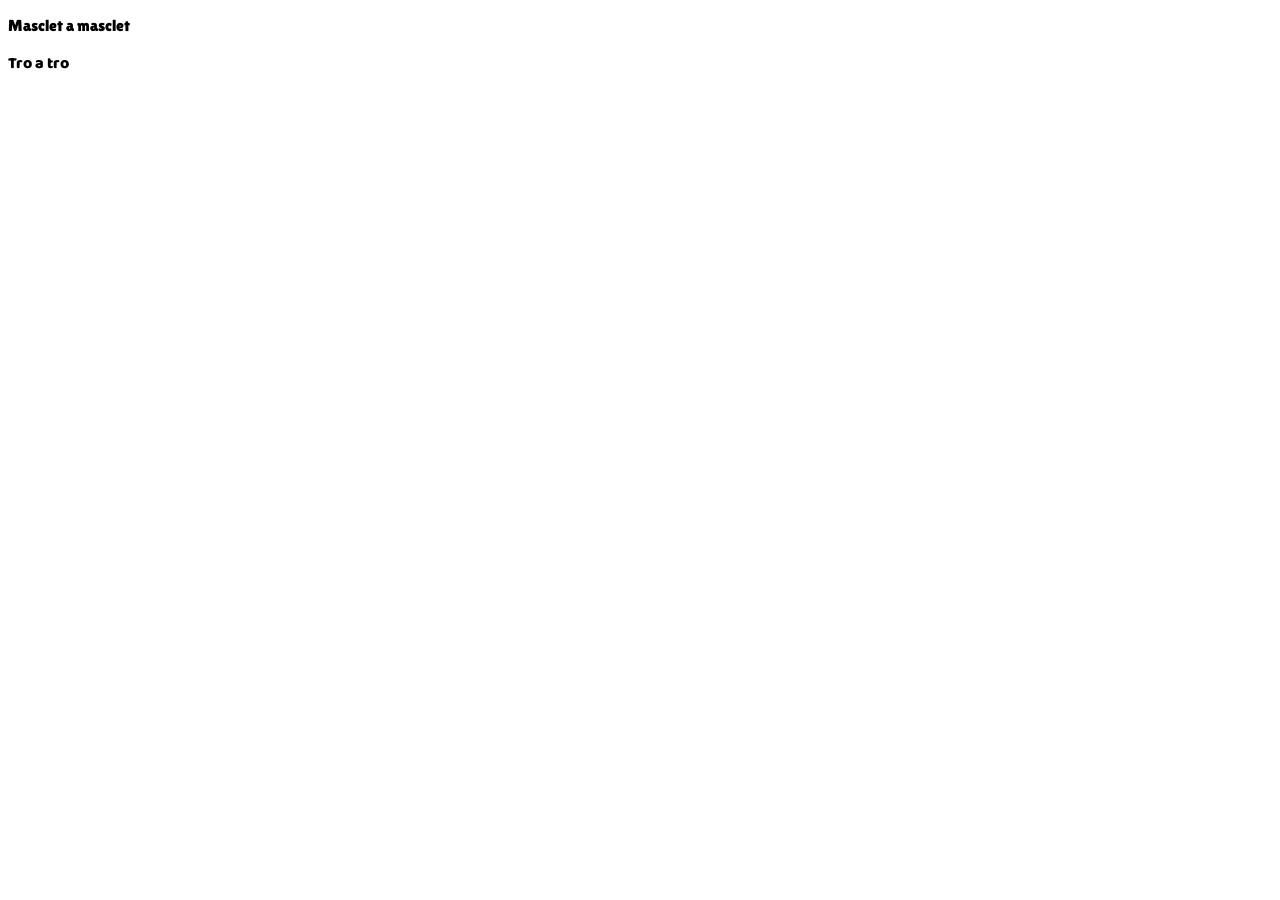
<file: herramientas/genera-recursos.html>
<!doctype html>
<html lang="ca">
<head>
<meta charset="utf-8">
<title>Masclet a masclet · generador de recursos per a Scratch</title>
<link rel="stylesheet" href="https://fonts.googleapis.com/css2?family=Baloo+2:wght@500;700;800&family=Lilita+One&display=swap">
<script src="lame.min.js"></script>
</head>
<body>
<p style="font-family: 'Lilita One'">Masclet a masclet</p>
<p style="font-family: 'Baloo 2'; font-weight: 800">Tro a tro</p>
<script>
/* Genera els recursos del projecte de Scratch amb el mateix codi del prototip:
   disfresses (PNG), fons (JPG), so (WAV) i el mapa de petards (temps, x, y).
   S'executa des de genera-recursos.js (Playwright). */
'use strict';
const W = 960, H = 720, TAU = Math.PI * 2;
const C = { tinta: '#1B1530', paper: '#FFF4DE', masclet: '#E8261C', foc: '#FF6A1A', or: '#FFC83D', cel: '#2F7CF6', menta: '#3FD08F', rosa: '#FF5FA2', lila: '#8E5CF7' };
const FD = '"Lilita One", "Arial Rounded MT Bold", "Trebuchet MS", sans-serif';
const FB = '"Baloo 2", "Trebuchet MS", "Segoe UI", sans-serif';
const rnd = (a = 1, b) => (b === undefined ? Math.random() * a : a + Math.random() * (b - a));
const clamp = (v, a, b) => Math.max(a, Math.min(b, v));
let g = null;

/* ---------- dibuix (igual que el prototip) ---------- */
function txt(s, x, y, mida, col, o = {}) {
  g.save();
  if (o.alpha !== undefined) g.globalAlpha *= o.alpha;
  g.font = (o.font === FB ? '800 ' : '') + mida + 'px ' + (o.font || FD);
  g.textAlign = o.align || 'center'; g.textBaseline = 'middle'; g.lineJoin = 'round';
  const lw = o.lw === undefined ? mida * 0.2 : o.lw;
  if (lw > 0) { g.lineWidth = lw; g.strokeStyle = o.stroke || C.tinta; g.strokeText(s, x, y); }
  g.fillStyle = col; g.fillText(s, x, y);
  g.restore();
}
function cara(cx, cy, mood, mira) {
  const big = mood === 2 ? 1.18 : 1;
  for (const sx of [-10, 10]) {
    const ex = cx + sx, ey = cy - 4;
    g.beginPath(); g.ellipse(ex, ey, 8 * big, 9 * big, 0, 0, TAU);
    g.fillStyle = '#fff'; g.fill(); g.strokeStyle = C.tinta; g.lineWidth = 2.5; g.stroke();
    let dx = 0, dy = 2;
    if (mira && mood !== 3) { const a = Math.atan2(mira[1] - ey, mira[0] - ex); dx = Math.cos(a) * 3.2; dy = Math.sin(a) * 3.2; }
    if (mood === 3) dy = 3;
    g.beginPath(); g.arc(ex + dx, ey + dy, 3.8, 0, TAU); g.fillStyle = C.tinta; g.fill();
    g.beginPath(); g.arc(ex + dx - 1.2, ey + dy - 1.3, 1.2, 0, TAU); g.fillStyle = '#fff'; g.fill();
  }
  g.strokeStyle = C.tinta; g.lineWidth = 3; g.lineCap = 'round';
  if (mood >= 1) {
    const up = mood === 2 ? 4 : 0, sad = mood === 3;
    g.beginPath();
    g.moveTo(cx - 16, cy - (sad ? 14 : 15 + up)); g.lineTo(cx - 5, cy - 19 - (sad ? 0 : up));
    g.moveTo(cx + 16, cy - (sad ? 14 : 15 + up)); g.lineTo(cx + 5, cy - 19 - (sad ? 0 : up));
    g.stroke();
  }
  g.beginPath();
  if (mood === 0) { g.arc(cx, cy + 8, 6, 0.15 * Math.PI, 0.85 * Math.PI); g.stroke(); }
  else if (mood === 1) {
    g.moveTo(cx - 7, cy + 13); g.quadraticCurveTo(cx - 3.5, cy + 9, cx, cy + 13);
    g.quadraticCurveTo(cx + 3.5, cy + 17, cx + 7, cy + 13); g.stroke();
  } else if (mood === 2) { g.ellipse(cx, cy + 13, 5, 6.5, 0, 0, TAU); g.fillStyle = C.tinta; g.fill(); }
  else { g.arc(cx, cy + 19, 6, 1.15 * Math.PI, 1.85 * Math.PI); g.stroke(); }
}
function drawPetard(x, y, s, r, mood, gris) {
  g.save(); g.translate(x, y); g.scale(s, s);
  g.fillStyle = 'rgba(27,21,48,.22)'; g.beginPath(); g.ellipse(0, 50, 28, 7, 0, 0, TAU); g.fill();
  let punta = null;
  if (r > 0.001) {
    const llarg = 80 * r, y0 = -44, y1 = y0 - llarg;
    g.lineCap = 'round';
    g.beginPath(); g.moveTo(0, y0); g.quadraticCurveTo(7, (y0 + y1) / 2, 0, y1);
    g.strokeStyle = C.tinta; g.lineWidth = 8; g.stroke();
    g.strokeStyle = '#D9A35B'; g.lineWidth = 4.5; g.stroke();
    g.setLineDash([2.5, 4]); g.strokeStyle = '#9A6428'; g.lineWidth = 2; g.stroke(); g.setLineDash([]);
    punta = [0, y1];
  }
  g.beginPath(); g.roundRect(-26, -44, 52, 88, 13);
  if (gris) g.fillStyle = '#8C6A72';
  else { const gr = g.createLinearGradient(-26, 0, 26, 0); gr.addColorStop(0, '#FF6B57'); gr.addColorStop(0.45, C.masclet); gr.addColorStop(1, '#A80F17'); g.fillStyle = gr; }
  g.fill();
  g.save(); g.clip();
  g.fillStyle = C.paper; g.fillRect(-26, 18, 52, 13);
  g.strokeStyle = C.tinta; g.lineWidth = 3; g.beginPath(); g.moveTo(-26, 18); g.lineTo(26, 18); g.moveTo(-26, 31); g.lineTo(26, 31); g.stroke();
  g.fillStyle = 'rgba(255,255,255,.32)'; g.beginPath(); g.roundRect(-19, -34, 7, 46, 4); g.fill();
  g.restore();
  g.beginPath(); g.roundRect(-26, -44, 52, 88, 13); g.strokeStyle = C.tinta; g.lineWidth = 4.5; g.stroke();
  g.beginPath(); g.ellipse(0, -42, 20, 5.5, 0, 0, TAU); g.fillStyle = gris ? '#5E4650' : '#8E0C14'; g.fill(); g.lineWidth = 3; g.stroke();
  cara(0, -6, mood, punta);
  g.restore();
  return punta ? [x + punta[0] * s, y + punta[1] * s] : null;
}
function spark(x, y, k) {
  const r = 13 * k;
  const gr = g.createRadialGradient(x, y, 0, x, y, r);
  gr.addColorStop(0, 'rgba(255,255,235,1)'); gr.addColorStop(0.35, 'rgba(255,200,61,.95)');
  gr.addColorStop(0.7, 'rgba(255,106,26,.5)'); gr.addColorStop(1, 'rgba(255,106,26,0)');
  g.fillStyle = gr; g.beginPath(); g.arc(x, y, r, 0, TAU); g.fill();
  g.fillStyle = C.or;
  for (let i = 0; i < 6; i++) { const a = i / 6 * TAU + 0.3, d = r * 1.15; g.beginPath(); g.arc(x + Math.cos(a) * d, y + Math.sin(a) * d * 0.9, 1.8, 0, TAU); g.fill(); }
}
function estrella(x, y, R, a, rot) {
  g.save(); g.translate(x, y); g.rotate(rot); g.globalAlpha *= a;
  const pts = (R1, R2, n) => {
    g.beginPath();
    for (let i = 0; i < n * 2; i++) { const rr = i % 2 ? R2 : R1, an = (i / (n * 2)) * TAU; if (i) g.lineTo(Math.cos(an) * rr, Math.sin(an) * rr); else g.moveTo(Math.cos(an) * rr, Math.sin(an) * rr); }
    g.closePath();
  };
  pts(R, R * 0.56, 12); g.fillStyle = C.or; g.fill(); g.lineWidth = 4; g.strokeStyle = C.tinta; g.lineJoin = 'round'; g.stroke();
  pts(R * 0.7, R * 0.4, 12); g.fillStyle = C.foc; g.fill();
  g.beginPath(); g.arc(0, 0, R * 0.3, 0, TAU); g.fillStyle = '#FFF7D6'; g.fill();
  g.restore();
}
function llenç(w, h) { const c = document.createElement('canvas'); c.width = w; c.height = h; g = c.getContext('2d'); return c; }

/* ---------- disfresses del Petard (a escala de bitmapResolution 2) ---------- */
const PW = 170, PH = 320, PCX = 85, PCY = 205, ESCALA = 1.15;
function aura() {
  // Halo suau: fa que el clic funcione en tota la zona del petard (Scratch només detecta píxels no transparents)
  const h = g.createRadialGradient(PCX, PCY, 10, PCX, PCY, 72);
  h.addColorStop(0, 'rgba(255,236,190,.5)'); h.addColorStop(1, 'rgba(255,236,190,.06)');
  g.fillStyle = h; g.beginPath(); g.arc(PCX, PCY, 72, 0, TAU); g.fill();
}
// mecha1 … mecha9: la mecha entera (1) se quema en 8 pasos hasta acabarse (9)
function costumMetxa(k) {
  const c = llenç(PW, PH);
  aura();
  const r = (9 - k) / 8, mood = k <= 5 ? 0 : k <= 7 ? 1 : 2;
  const p = drawPetard(PCX, PCY, ESCALA, r, mood, false);
  if (p) spark(p[0], p[1], 0.9 + k * 0.08);
  return c.toDataURL('image/png');
}
function costumPum() {
  const c = llenç(280, 280);
  const deb = [[-80, -40], [70, -60], [90, 30], [-60, 70], [10, -95], [-100, 10], [40, 85]];
  deb.forEach(([dx, dy], i) => { g.save(); g.translate(140 + dx, 140 + dy); g.rotate(i); g.fillStyle = i % 2 ? C.paper : C.masclet; g.fillRect(-6, -4, 12, 8); g.strokeStyle = C.tinta; g.lineWidth = 2; g.strokeRect(-6, -4, 12, 8); g.restore(); });
  estrella(140, 140, 82, 1, 0.2);
  g.save(); g.translate(140, 142); g.rotate(-0.12); txt('PUM!', 0, 0, 52, C.masclet, { lw: 10 }); g.restore();
  return c.toDataURL('image/png');
}
function costumFallat() {
  const c = llenç(PW, PH);
  g.save(); g.translate(PCX, PCY + 8); g.rotate(0.35);
  drawPetard(0, 0, ESCALA, 0, 3, true);
  g.restore();
  g.fillStyle = 'rgba(160,154,176,.55)';
  [[PCX - 6, PCY - 80, 16], [PCX + 8, PCY - 104, 12], [PCX - 2, PCY - 124, 9]].forEach(([x, y, r]) => { g.beginPath(); g.arc(x, y, r, 0, TAU); g.fill(); });
  return c.toDataURL('image/png');
}

/* ---------- fons de l'escenari ---------- */
function carregaImatge(src) { return new Promise((ok) => { const i = new Image(); i.onload = () => ok(i); i.src = src; }); }
function focsEstatics(x, y, R, a1, a2) {
  for (let i = 0; i < 48; i++) {
    const a = i / 48 * TAU, r1 = R * 0.25, r2 = R * (0.85 + (i % 3) * 0.08);
    g.strokeStyle = i % 2 ? a1 : a2; g.lineWidth = 4; g.lineCap = 'round';
    g.beginPath(); g.moveTo(x + Math.cos(a) * r1, y + Math.sin(a) * r1); g.lineTo(x + Math.cos(a) * r2, y + Math.sin(a) * r2); g.stroke();
    g.fillStyle = i % 2 ? a1 : a2; g.beginPath(); g.arc(x + Math.cos(a) * (r2 + 8), y + Math.sin(a) * (r2 + 8), 4, 0, TAU); g.fill();
  }
}
async function fons(urlFons) {
  const img = await carregaImatge(urlFons);
  const out = {};
  let c = llenç(W, H); g.drawImage(img, 0, 0, W, H);
  out.plaza = c.toDataURL('image/jpeg', 0.88);

  c = llenç(W, H); g.drawImage(img, 0, 0, W, H);
  g.fillStyle = 'rgba(21,16,42,.5)'; g.fillRect(0, 0, W, H);
  txt('MASCLET', 480, 190, 140, C.masclet, { lw: 24 });
  txt('A MASCLET', 480, 318, 120, C.masclet, { lw: 22 });
  txt("Fes clic a cada petard quan la metxa s'acabe", 480, 428, 34, C.paper, { font: FB, lw: 9 });
  txt('Prem la bandera verda per començar', 480, 500, 40, C.or, { lw: 9 });
  out.inicio = c.toDataURL('image/jpeg', 0.88);

  c = llenç(W, H); g.drawImage(img, 0, 0, W, H);
  g.fillStyle = 'rgba(21,16,42,.35)'; g.fillRect(0, 0, W, H);
  focsEstatics(250, 200, 120, C.or, C.rosa); focsEstatics(720, 170, 105, C.menta, C.paper); focsEstatics(500, 120, 80, '#7FD3FF', C.or);
  txt('FI DE LA', 480, 330, 90, C.paper, { lw: 16 });
  txt('MASCLETÀ!', 480, 425, 110, C.masclet, { lw: 20 });
  txt('Mira quants decibels has fet', 480, 520, 34, C.or, { font: FB, lw: 9 });
  out.final = c.toDataURL('image/jpeg', 0.88);
  return out;
}

/* ---------- música i sons (renderitzats sense connexió) ---------- */
let AC = null, musica = null, sfx = null, noiseBuf = null;
function prepara(ctx) {
  AC = ctx;
  const comp = AC.createDynamicsCompressor();
  comp.threshold.value = -14; comp.knee.value = 12; comp.ratio.value = 4; comp.attack.value = 0.003; comp.release.value = 0.2;
  comp.connect(AC.destination);
  musica = AC.createGain(); musica.gain.value = 0.75; musica.connect(comp);
  sfx = AC.createGain(); sfx.gain.value = 0.85; sfx.connect(comp);
  const len = AC.sampleRate * 2;
  noiseBuf = AC.createBuffer(1, len, AC.sampleRate);
  const d = noiseBuf.getChannelData(0);
  for (let i = 0; i < len; i++) d[i] = Math.random() * 2 - 1;
}
function env(gn, t, peak, a, dur) {
  gn.gain.setValueAtTime(0.0001, t);
  gn.gain.exponentialRampToValueAtTime(Math.max(0.0002, peak), t + a);
  gn.gain.exponentialRampToValueAtTime(0.0001, t + dur);
}
function noise(t, dur, o) {
  const s = AC.createBufferSource(); s.buffer = noiseBuf;
  const f = AC.createBiquadFilter(); f.type = o.type || 'lowpass';
  f.frequency.setValueAtTime(o.f || 1000, t);
  if (o.f2) f.frequency.exponentialRampToValueAtTime(o.f2, t + dur);
  f.Q.value = o.q || 0.7;
  const gn = AC.createGain(); env(gn, t, o.v || 0.5, o.a || 0.002, dur);
  s.connect(f); f.connect(gn); gn.connect(o.dest || sfx);
  s.start(t, Math.random() * 1.3); s.stop(t + dur + 0.05);
}
function tone(t, dur, o) {
  const s = AC.createOscillator(); s.type = o.type || 'sine';
  s.frequency.setValueAtTime(o.f, t);
  if (o.f2) s.frequency.exponentialRampToValueAtTime(o.f2, t + dur);
  const gn = AC.createGain(); env(gn, t, o.v || 0.3, o.a || 0.004, dur);
  s.connect(gn); gn.connect(o.dest || sfx); s.start(t); s.stop(t + dur + 0.05);
}
const mf = (m) => 440 * Math.pow(2, (m - 69) / 12);
const BANDA = {
  dolc(t, e) {
    const f = mf(e.m), dur = Math.max(0.14, e.dur * SPB * 0.9), v = 0.095;
    const o1 = AC.createOscillator(); o1.type = 'sawtooth'; o1.frequency.value = f;
    const o2 = AC.createOscillator(); o2.type = 'square'; o2.frequency.value = f * 1.004;
    const lfo = AC.createOscillator(); lfo.frequency.value = 5.6;
    const lg = AC.createGain(); lg.gain.value = f * 0.007; lfo.connect(lg); lg.connect(o1.frequency); lg.connect(o2.frequency);
    const m1 = AC.createGain(); m1.gain.value = 0.6; const m2 = AC.createGain(); m2.gain.value = 0.35;
    const bp = AC.createBiquadFilter(); bp.type = 'bandpass'; bp.frequency.value = 1500; bp.Q.value = 0.7;
    const gn = AC.createGain();
    gn.gain.setValueAtTime(0.0001, t); gn.gain.exponentialRampToValueAtTime(v, t + 0.03);
    gn.gain.setValueAtTime(v, t + Math.max(0.04, dur - 0.05)); gn.gain.exponentialRampToValueAtTime(0.0001, t + dur);
    o1.connect(m1); o2.connect(m2); m1.connect(bp); m2.connect(bp); bp.connect(gn); gn.connect(musica);
    for (const o of [o1, o2, lfo]) { o.start(t); o.stop(t + dur + 0.05); }
  },
  baix(t, e) { tone(t, 0.3, { type: 'triangle', f: mf(e.m), v: 0.34, dest: musica }); },
  acord(t, e) {
    const dur = e.dur ? e.dur * SPB : 0.17;
    for (const m of e.ns) {
      const o = AC.createOscillator(); o.type = 'square'; o.frequency.value = mf(m);
      const lp = AC.createBiquadFilter(); lp.type = 'lowpass'; lp.frequency.value = 1400;
      const gn = AC.createGain(); env(gn, t, 0.035, 0.006, dur);
      o.connect(lp); lp.connect(gn); gn.connect(musica); o.start(t); o.stop(t + dur + 0.05);
    }
  },
  bombo(t, e) { tone(t, 0.22, { f: 120, f2: 45, v: 0.55 * e.v, dest: musica }); },
  tabal(t, e) {
    noise(t, 0.09, { type: 'bandpass', f: 2100, q: 1, v: 0.55 * e.v, dest: musica });
    tone(t, 0.06, { type: 'triangle', f: 260, f2: 180, v: 0.2 * e.v, dest: musica });
  },
  plat(t, e) { noise(t, 1.3, { type: 'highpass', f: 5500, v: e.v, a: 0.005, dest: musica }); },
  clic(t, e) { tone(t, 0.08, { type: 'square', f: e.v > 0.9 ? 1320 : 880, v: 0.05, dest: musica }); },
};
const SFX = {
  pum(t, p) {
    noise(t, 0.2, { f: 3000, f2: 380, v: 0.7 * p });
    tone(t, 0.15, { f: 115, f2: 48, v: 0.45 * p });
    noise(t, 0.022, { type: 'highpass', f: 3200, v: 0.45 * p });
  },
  fizzle(t) { noise(t, 0.35, { type: 'bandpass', f: 4200, f2: 2400, q: 1.5, v: 0.12, a: 0.03 }); },
};

/* ---------- la cançó i el mapa (igual que el prototip) ---------- */
const BPM = 120, SPB = 60 / BPM, bt = (b) => b * SPB;
const A = [
  [[0, 1, 69], [1, 1, 74], [2, 1, 78], [3, 1, 74]],
  [[0, 1.5, 79], [1.5, 0.5, 78], [2, 1, 76], [3, 1, 74]],
  [[0, 1, 73], [1, 1, 76], [2, 2, 81]],
  [[0, 0.5, 78], [0.5, 0.5, 76], [1, 1, 74], [2, 2, 69]],
  [[0, 1, 69], [1, 1, 74], [2, 1, 78], [3, 1, 81]],
  [[0, 1, 83], [1, 0.5, 81], [1.5, 0.5, 79], [2, 1, 78], [3, 1, 79]],
  [[0, 1, 76], [1, 1, 81], [2, 0.5, 79], [2.5, 0.5, 78], [3, 1, 76]],
  [[0, 3, 74]],
];
const B = [
  [[0, 0.5, 71], [0.5, 0.5, 74], [1, 1, 79], [2, 0.5, 71], [2.5, 0.5, 74], [3, 1, 79]],
  [[0, 1, 81], [1, 1, 79], [2, 1, 78], [3, 1, 76]],
  [[0, 0.5, 69], [0.5, 0.5, 74], [1, 1, 78], [2, 0.5, 69], [2.5, 0.5, 74], [3, 1, 78]],
  [[0, 1, 79], [1, 1, 78], [2, 1, 76], [3, 1, 74]],
  [[0, 0.5, 76], [0.5, 0.5, 78], [1, 0.5, 79], [1.5, 0.5, 81], [2, 1, 83], [3, 1, 79]],
  [[0, 1, 81], [1, 1, 76], [2, 1, 73], [3, 1, 69]],
  [[0, 0.5, 74], [0.5, 0.5, 76], [1, 0.5, 78], [1.5, 0.5, 79], [2, 1, 81], [3, 1, 78]],
  [[0, 1, 76], [1, 1, 73], [2, 2, 69]],
];
const A2 = A.slice(0, 7).concat([[[0, 1, 74], [1, 0.5, 76], [1.5, 0.5, 78], [2, 0.5, 79], [2.5, 0.5, 81], [3, 1, 83]]]);
const FINAL = [
  [[0, 0.5, 74], [0.5, 0.5, 78], [1, 0.5, 81], [1.5, 0.5, 78], [2, 0.5, 74], [2.5, 0.5, 78], [3, 0.5, 81], [3.5, 0.5, 78]],
  [[0, 0.5, 79], [0.5, 0.5, 83], [1, 0.5, 79], [1.5, 0.5, 74], [2, 0.5, 79], [2.5, 0.5, 83], [3, 0.5, 79], [3.5, 0.5, 74]],
  [[0, 0.5, 81], [0.5, 0.5, 76], [1, 0.5, 73], [1.5, 0.5, 76], [2, 0.5, 81], [2.5, 0.5, 76], [3, 0.5, 73], [3.5, 0.5, 76]],
  [[0, 4, 86]],
];
const ACORDS = {
  D: { baix: 50, triada: [62, 66, 69] },
  G: { baix: 43, triada: [62, 67, 71] },
  A: { baix: 45, triada: [61, 64, 69] },
  Em: { baix: 52, triada: [64, 67, 71] },
};
const CANCO = [
  { nom: 'intro', acords: ['D', 'A'], mel: null },
  { nom: 'A', acords: ['D', 'G', 'A', 'D', 'D', 'G', 'A', 'D'], mel: A },
  { nom: 'B', acords: ['G', 'G', 'D', 'D', 'Em', 'A', 'D', 'A'], mel: B },
  { nom: 'A2', acords: ['D', 'G', 'A', 'D', 'D', 'G', 'A', 'D'], mel: A2 },
  { nom: 'final', acords: ['D', 'G', 'A', 'D'], mel: FINAL },
];
const AVANC = bt(2);
const FORMES = {
  escala: [[-1.5, 0.75], [-0.5, 0.25], [0.5, -0.25], [1.5, -0.75]],
  escalaInv: [[-1.5, -0.75], [-0.5, -0.25], [0.5, 0.25], [1.5, 0.75]],
  quadrat: [[-1, -0.9], [1, -0.9], [1, 0.9], [-1, 0.9]],
  zigzag: [[-1.5, -0.5], [-0.5, 0.5], [0.5, -0.5], [1.5, 0.5]],
  diamant: [[0, -1], [1.2, 0], [0, 1], [-1.2, 0]],
  gir: [[0, -1], [-1.2, 0], [0, 1], [1.2, 0]],
  salt: [[-1.5, -0.4], [1.5, -0.4], [-1.5, 0.5], [1.5, 0.5]],
  saltV: [[-0.7, -1], [0.7, 1], [0.7, -1], [-0.7, 1]],
  triangle: [[-1.2, 0.7], [0, -0.8], [1.2, 0.7], [0, 0.7]],
  centre: [[0, 0], [1, 0], [0, 0], [-1, 0]],
};
const PATRONS = {
  A: { r: 105, formes: ['escala', 'quadrat', 'zigzag', 'diamant', 'escala', 'gir', 'salt', 'centre'] },
  B: { r: 120, formes: ['diamant', 'zigzag', 'gir', 'quadrat', 'escalaInv', 'salt', 'escala', 'triangle'], mirall: true },
  A2: { r: 120, formes: ['escala', 'quadrat', 'zigzag', 'diamant', 'escala', 'gir', 'salt', 'zigzag'] },
  final: { r: 165, formes: ['salt', 'saltV', 'quadrat', 'centre'] },
};
const CENTRES = [[480, 370], [380, 340], [580, 340], [480, 400], [370, 400], [590, 380], [480, 330], [480, 370]];
function posicio(sec, i, off) {
  const P = PATRONS[sec], [ux, uy] = FORMES[P.formes[i]][off], sx = P.mirall && i % 2 ? -1 : 1, [cx, cy] = CENTRES[i];
  return [clamp(cx + ux * sx * P.r, 120, 840), clamp(cy + uy * P.r, 230, 500)];
}
function crearCanco() {
  const ev = [], notes = [];
  const add = (b, f, o = {}) => { const e = Object.assign({ t: bt(b), f }, o); ev.push(e); return e; };
  let bar = 0;
  for (const sec of CANCO) {
    sec.acords.forEach((nomAcord, i) => {
      const b0 = (bar + i) * 4, ac = ACORDS[nomAcord];
      const ultim = sec.nom === 'final' && i === sec.acords.length - 1;
      if (sec.mel) for (const [off, dur, m] of sec.mel[i]) {
        const e = add(b0 + off, 'dolc', { m, dur });
        if (off % 1 === 0) {
          const [x, y] = ultim ? [480, 360] : posicio(sec.nom, i, off);
          notes.push({ t: e.t, x, y });
        }
      }
      if (ultim) {
        add(b0, 'baix', { m: ac.baix }); add(b0, 'acord', { ns: ac.triada, dur: 3 });
        add(b0, 'bombo', { v: 1 }); add(b0, 'plat', { v: 0.25 });
        return;
      }
      add(b0, 'baix', { m: ac.baix }); add(b0 + 2, 'baix', { m: ac.baix + 7 });
      add(b0 + 1, 'acord', { ns: ac.triada }); add(b0 + 3, 'acord', { ns: ac.triada });
      add(b0, 'bombo', { v: 0.6 }); add(b0 + 2, 'bombo', { v: 0.5 });
      add(b0 + 1, 'tabal', { v: 0.35 }); add(b0 + 3, 'tabal', { v: 0.35 });
      if (sec.nom !== 'intro') { add(b0 + 1.5, 'tabal', { v: 0.15 }); add(b0 + 3.5, 'tabal', { v: 0.15 }); }
      if (sec.nom === 'final') for (let s = 0; s < 16; s++) add(b0 + s * 0.25, 'tabal', { v: 0.18 + 0.25 * (i / 3) + 0.1 * (s / 16) });
      if (i === 0 && sec.nom !== 'intro') add(b0, 'plat', { v: 0.14 });
      if (i === sec.acords.length - 1 && sec.nom !== 'final') for (let s = 0; s < 4; s++) add(b0 + 3 + s * 0.25, 'tabal', { v: 0.2 + s * 0.06 });
    });
    bar += sec.acords.length;
  }
  add(5, 'clic', { v: 0.6 }); add(6, 'clic', { v: 0.6 }); add(7, 'clic', { v: 1 });
  notes.sort((a, b) => a.t - b.t);
  for (let pas = 0; pas < 3; pas++) {
    for (let i = 0; i < notes.length; i++) {
      const n = notes[i];
      for (let j = i - 1; j >= 0 && n.t - notes[j].t <= AVANC + 0.6; j--) {
        const o = notes[j];
        if (Math.abs(n.x - o.x) < 75 && Math.abs(n.y - o.y) < 160) n.x = clamp(n.x + (n.x < 480 ? 130 : -130), 120, 840);
      }
    }
  }
  return { ev: ev.sort((a, b) => a.t - b.t), notes };
}

/* ---------- WAV ---------- */
function wavBase64(buf) {
  const d = buf.getChannelData(0), n = d.length, sr = buf.sampleRate;
  let pic = 0; for (let i = 0; i < n; i++) pic = Math.max(pic, Math.abs(d[i]));
  const k = pic > 0.95 ? 0.95 / pic : 1;
  const ab = new ArrayBuffer(44 + n * 2), v = new DataView(ab);
  const s = (o, t) => { for (let i = 0; i < t.length; i++) v.setUint8(o + i, t.charCodeAt(i)); };
  s(0, 'RIFF'); v.setUint32(4, 36 + n * 2, true); s(8, 'WAVE'); s(12, 'fmt ');
  v.setUint32(16, 16, true); v.setUint16(20, 1, true); v.setUint16(22, 1, true); v.setUint32(24, sr, true);
  v.setUint32(28, sr * 2, true); v.setUint16(32, 2, true); v.setUint16(34, 16, true); s(36, 'data'); v.setUint32(40, n * 2, true);
  for (let i = 0; i < n; i++) { const x = clamp(d[i] * k, -1, 1); v.setInt16(44 + i * 2, x < 0 ? x * 0x8000 : x * 0x7fff, true); }
  const bytes = new Uint8Array(ab); let bin = '';
  for (let i = 0; i < bytes.length; i += 0x8000) bin += String.fromCharCode.apply(null, bytes.subarray(i, i + 0x8000));
  return { b64: btoa(bin), mostres: n, rate: sr };
}
async function renderitza(dur, fn, mp3) {
  const sr = 22050, ctx = new OfflineAudioContext(1, Math.ceil(sr * dur), sr);
  prepara(ctx); fn();
  const buf = await ctx.startRendering();
  return mp3 ? mp3Base64(buf) : wavBase64(buf);
}
// MP3 mono a 96 kbps (lamejs): la música pesa unes 4 vegades menys que en WAV
function mp3Base64(buf) {
  const d = buf.getChannelData(0), n = d.length;
  let pic = 0; for (let i = 0; i < n; i++) pic = Math.max(pic, Math.abs(d[i]));
  const k = pic > 0.95 ? 0.95 / pic : 1, pcm = new Int16Array(n);
  for (let i = 0; i < n; i++) { const x = clamp(d[i] * k, -1, 1); pcm[i] = x < 0 ? x * 0x8000 : x * 0x7fff; }
  const enc = new lamejs.Mp3Encoder(1, buf.sampleRate, 96), parts = [];
  for (let i = 0; i < n; i += 1152) { const o = enc.encodeBuffer(pcm.subarray(i, i + 1152)); if (o.length) parts.push(new Uint8Array(o)); }
  const f = enc.flush(); if (f.length) parts.push(new Uint8Array(f));
  let bin = '';
  for (const p of parts) for (let i = 0; i < p.length; i += 0x8000) bin += String.fromCharCode.apply(null, p.subarray(i, i + 0x8000));
  return { b64: btoa(bin), mostres: n, rate: buf.sampleRate, ext: 'mp3' };
}

/* ---------- API per a Playwright ---------- */
window.genera = async (urlFons) => {
  await document.fonts.ready;
  const costums = {};
  for (let k = 1; k <= 9; k++) costums['mecha' + k] = costumMetxa(k);
  costums.pum = costumPum();
  costums.fallado = costumFallat();
  const { ev, notes } = crearCanco();
  const sons = {
    pasodoble: await renderitza(bt(120) + 1.5, () => { for (const e of ev) BANDA[e.f](e.t + 0.02, e); }, true),
    pum: await renderitza(0.35, () => SFX.pum(0.005, 1)),
    fsss: await renderitza(0.45, () => SFX.fizzle(0.005)),
  };
  const mapa = notes.map((n) => ({ t: Math.round((n.t + 0.02) * 1000) / 1000, x: Math.round((n.x - 480) / 2), y: Math.round((360 - (n.y + 10)) / 2) }));
  return { costums, fons: await fons(urlFons), sons, mapa, centre: { petard: [PCX, PCY], pum: [140, 140] } };
};
</script>
</body>
</html>
</file>
<file: assets/tro.css>
/* Estilos propios de la formación «Masclet a masclet» (se cargan después de cdc.css).
   Estilo «Senyera»: fondo blanco, azul marino y el rojo y el amarillo de la senyera. Un solo color de acento
   en todos los módulos, superficies planas con borde (sin sombras ni pasteles) y la franja de la senyera
   en el borde de cada diapositiva. Títulos con Lilita One (la letra del juego); el texto sigue en Lexend. */

:root {
  --ciruela: #DA121A;  /* rojo de la senyera */
  --texto: #10203F;
  --gris: #4F5B70;
  --linea: #C9D0DC;
  --borde: #C9D0DC;
  --fondo: #FFFFFF;
  --tinta: #10203F;    /* azul marino */
  --papel: #FFFFFF;
  --masclet: #DA121A;
  --foc: #FF6A1A;
  --or: #FCDD09;       /* amarillo de la senyera */
  --cel: #0F4C9C;
  --blau: #0F4C9C;     /* azul de la franja de la senyera */
  --franja: linear-gradient(var(--blau) 0 120px, transparent 120px), repeating-linear-gradient(180deg, var(--or) 0 80px, var(--ciruela) 80px 160px);

  --a0: #10203F;  --a0-claro: #F1F3F7;
  --a1: #DA121A;  --a1-claro: #F1F3F7;
  --a2: #0F4C9C;  --a2-claro: #F1F3F7;
  --a3: #DA121A;  --a3-claro: #F1F3F7;
  --a4: #10203F;  --a4-claro: #F1F3F7;
  --a5: #0F4C9C;  --a5-claro: #F1F3F7;

  --area: var(--ciruela);
  --area-claro: #F1F3F7;
  --sombra: none;
  --titulo: 'Lilita One', 'Lexend', system-ui, sans-serif;
}
body[class*="area-"] { --area: var(--ciruela); --area-claro: #F1F3F7; }
body { background: var(--tinta); }

/* ---------- Títulos con la letra del juego ---------- */
.cab h2, .portada h1, .competencia .izq h2, .portada .num, .competencia .izq .n, .cifra, .paso-n {
  font-family: var(--titulo); font-weight: 400; letter-spacing: .01em;
}
.cab h2 { font-size: 64px; line-height: 1.05; }
.portada h1 { font-size: 92px; line-height: 1; color: var(--tinta); max-width: 760px; }
.portada .num { color: var(--area); }
.competencia .izq h2 { font-size: 72px; line-height: 1.02; }
.caja.examen { background: var(--area-claro); }
.caja.examen::before { content: '★'; background: var(--area); }
.caja.ia { background: #EEE8FB; }
.caja.ia::before { content: '✦'; background: #6D42C9; }

/* ---------- Superficies planas y franja de la senyera ---------- */
section.s { background: var(--fondo); }
section.s::before { content: ''; position: absolute; left: 0; top: 0; bottom: 0; width: 26px; z-index: 1; background: var(--franja); }
section.oscura { background: var(--tinta); }
section .tarjeta, section .flujo .nodo, section .tabla, section .def, section .cadena .eslabon,
section .t1-juego, section .t2-rec, section .t1-ing, section .captura, section .sb { box-shadow: none; border: 2px solid var(--borde); border-radius: 6px; }
section .tarjeta { border-top: 8px solid var(--area); }
section .def { border-left: 10px solid var(--area); }
section .flujo .nodo.destaca { border: 4px solid var(--area); }
section .caja { border: 2px solid var(--borde); border-left: 10px solid var(--tinta); border-radius: 6px; }
section .caja, section .caja.aviso, section .caja.ok, section .caja.examen, section .caja.ia { background: var(--blanco); }
section .caja::before { border-radius: 4px; background: var(--tinta); }
section .caja.aviso { border-left-color: var(--ciruela); }
section .caja.aviso::before { background: var(--ciruela); }
section .caja.ok, section .caja.ia { border-left-color: var(--blau); }
section .caja.ok::before, section .caja.ia::before { background: var(--blau); }
.tabla th { background: var(--tinta); }
.tabla.compacta th, .tabla.compacta td { padding: 9px 20px; line-height: 1.3; } /* tablas largas */
.seccion-pill { background: var(--tinta); border-radius: 3px; }
.pill { border-radius: 3px; }

/* ---------- Portada: el texto a la izquierda y una foto de mascletà a la derecha ----------
   <section class="portada" style="background-image: linear-gradient(90deg, var(--fondo) 0 50%, transparent 50%), url(foto)"> */
section.portada { background-color: var(--tinta); background-repeat: no-repeat; background-size: 100% 100%, 50% 100%; background-position: 0 0, right center; }
section.portada::after { content: ''; position: absolute; left: 50%; top: 0; bottom: 0; width: 30px; background: var(--franja); }
.portada .marca { color: var(--tinta); }
.foto-credito { position: absolute; right: 28px; bottom: 20px; margin: 0; font-size: 16px; color: #fff; text-shadow: 0 1px 4px rgba(0, 0, 0, .85); }
.foto-credito a { color: inherit; }

/* ---------- Bloques de Scratch (scratchblocks) ---------- */
.sb { background: #FBFBFD; border: 2px solid var(--linea); border-radius: 22px; padding: 22px 28px; overflow: auto; min-width: 0; align-self: start; max-width: 100%; }
.sb svg { display: block; max-width: 100%; height: auto; }
.sb.sin-marco { background: transparent; border: 0; padding: 0; }
pre.sb:not([data-dibujado]) { font: 500 20px/1.4 'JetBrains Mono', monospace; color: var(--gris); white-space: pre; }
.sb-tit { font-size: var(--type-caption); font-weight: 700; letter-spacing: .06em; text-transform: uppercase; color: var(--area); margin-bottom: -14px; }
.sb-col { display: flex; flex-direction: column; gap: 22px; min-width: 0; }
/* Dónde está un bloque: la categoría de Scratch con su color. <span class="cat eventos">Eventos</span> */
.cat { display: inline-block; font-size: .72em; font-weight: 700; line-height: 1.3; color: #fff; border-radius: 3px; padding: 1px 8px; vertical-align: .12em; background: var(--c, #888); }
.cat.eventos { --c: #FFBF00; } .cat.movimiento { --c: #4C97FF; } .cat.apariencia { --c: #9966FF; } .cat.sonido { --c: #CF63CF; }
.cat.control { --c: #FFAB19; } .cat.variables { --c: #FF8C1A; } .cat.operadores { --c: #59C059; } .cat.sensores { --c: #5CB1D6; }
.cat.eventos, .cat.control, .cat.variables, .cat.operadores, .cat.sensores { color: var(--tinta); } /* los colores claros, con letra oscura */
/* El bloque que se está ejecutando en el jugador de la misma diapositiva (tro.js): borde oscuro grueso y
   brillo amarillo (como Scratch) el bloque de ahora; borde fino su guion y lo que lo contiene; un rastro
   breve los bloques instantáneos. Mientras el proyecto corre (.en-marcha), lo demás se atenúa.
   El borde es oscuro porque el amarillo no se ve sobre los bloques amarillos y naranjas.
   paint-order deja el borde por fuera, sin tapar el texto. */
.sb g[data-bid] { transition: opacity .15s; }
.sb g[data-bid] > path:first-child { paint-order: stroke; }
/* Lo que añade cada paso respecto al anterior (tro.js, «nuevos» de pasos.js): borde verde en esos bloques,
   o la caja entera en verde si todo el programa es nuevo. */
.sb.con-nuevos, .sb.todo-nuevo { position: relative; }
.sb.con-nuevos::before, .sb.todo-nuevo::before { content: '● ' attr(data-etiqueta-nuevo); position: absolute; top: 4px; right: 10px; font: 700 14px/1.2 'Lexend', sans-serif; color: #1E8E5A; }
section .sb.todo-nuevo { border-color: #1E8E5A; }
.con-nuevos .sb-nuevo > path:first-child { stroke: #1E8E5A; stroke-width: 7px; } /* menos específica que la de ejecución, que gana */
.sb g.sb-ahora > path:first-child { stroke: var(--tinta); stroke-width: 9px; filter: drop-shadow(0 0 4px var(--or)) drop-shadow(0 0 9px var(--or)); }
.sb g.sb-guion > path:first-child { stroke: var(--tinta); stroke-width: 4px; }
.sb g.sb-rastro > path:first-child { stroke: var(--tinta); stroke-width: 7px; stroke-opacity: .4; }
.sb.en-marcha g[data-bid]:not(.sb-ahora, .sb-guion, .sb-rastro):not(:has(.sb-ahora, .sb-guion, .sb-rastro)) { opacity: .3; }

/* ---------- Jugador de Scratch dentro de la diapositiva ----------
   Ocupa el ancho de su columna. El marco oscuro es solo para el escenario; los botones y la velocidad
   van debajo, fuera del marco. */
.jugador { position: relative; width: 100%; outline: none; align-self: start; display: flex; flex-direction: column; gap: 12px; }
.jugador .j-marco { position: relative; border-radius: 12px; background: var(--tinta); padding: 10px; }
.jugador .j-escena { aspect-ratio: 4 / 3; border-radius: 6px; overflow: hidden; background: #2b2440 url(../assets/img/plaza.webp) center / cover no-repeat; }
.jugador .j-escena > * { width: 100% !important; height: 100% !important; }
.jugador .j-tapa { position: absolute; inset: 10px; display: grid; place-content: center; justify-items: center; gap: 18px; background: rgba(16, 32, 63, .5); border-radius: 6px; color: #fff; text-align: center; padding: 32px; font-size: 25px; line-height: 1.35; }
.jugador .j-tapa .btn { font-size: 34px; padding: 20px 48px; background: #4CBF56; }
.jugador .j-tapa p { max-width: 600px; text-shadow: 0 2px 8px rgba(0, 0, 0, .5); }
.jugador.cargado .j-tapa { display: none; }
/* Jugador mínimo (el portal): solo un botón redondo de jugar, en el centro de la captura (data-portada),
   y «Descargar .sb3» abajo a la derecha. */
.jugador.minimo .j-tapa { place-content: center; background: rgba(16, 32, 63, .12); }
.jugador .j-play-icono { width: 104px; height: 104px; border-radius: 50%; border: 5px solid #fff; background: #4CBF56; color: #fff; font-size: 44px; line-height: 1; padding: 0 0 0 8px; cursor: pointer; box-shadow: 0 6px 20px rgba(0, 0, 0, .35); transition: transform .15s; }
.jugador .j-play-icono:hover { transform: scale(1.07); }
.jugador .j-play-icono:focus-visible { outline: 4px solid var(--or); outline-offset: 4px; }
.jugador.minimo .j-nota { text-align: right; }
.jugador .j-barra { display: flex; flex-wrap: wrap; gap: 10px; align-items: center; }
.jugador .j-barra button { font: 600 19px/1 'Lexend', sans-serif; border-radius: 4px; padding: 11px 18px; border: 2px solid var(--borde); background: var(--blanco); color: var(--tinta); cursor: pointer; }
.jugador .j-barra .j-ban { background: #4CBF56; border-color: #4CBF56; color: #fff; }
.jugador .j-barra .j-stop { background: #EC5959; border-color: #EC5959; color: #fff; }
.jugador .j-vel { display: flex; align-items: center; margin-left: 14px; }
.jugador .j-vel > span { font-size: 17px; font-weight: 700; color: var(--gris); margin-right: 10px; }
.jugador .j-vel button { border-radius: 0; margin-left: -2px; }
.jugador .j-vel button:first-of-type { border-radius: 4px 0 0 4px; margin-left: 0; }
.jugador .j-vel button:last-of-type { border-radius: 0 4px 4px 0; }
.jugador .j-vel button[aria-pressed="true"] { background: var(--tinta); border-color: var(--tinta); color: #fff; position: relative; }
.jugador .j-barra button:focus-visible { outline: 3px solid var(--or); outline-offset: 2px; }
.jugador .j-nota { margin: 0; color: var(--gris); font-size: 16px; line-height: 1.3; }
.jugador .j-nota a { color: inherit; font-weight: 600; }
.jugador:focus-within .j-marco, .jugador.activo .j-marco { box-shadow: 0 0 0 6px var(--or); }
.jugador .j-aviso { display: none; position: absolute; inset: 10px; place-content: center; text-align: center; padding: 40px; background: rgba(16, 32, 63, .86); color: #fff; border-radius: 6px; font-size: 22px; line-height: 1.4; }
.jugador.sin-servidor .j-aviso { display: grid; }

/* ---------- Prompt para copiar ---------- */
.prompt { background: var(--tinta); color: var(--papel); border-radius: 22px; padding: 22px 28px; display: flex; flex-direction: column; gap: 12px; min-width: 0; }
.prompt .p-cab { display: flex; flex-wrap: wrap; gap: 8px 16px; align-items: baseline; font-size: 20px; font-weight: 700; text-transform: uppercase; letter-spacing: .06em; color: var(--or); }
.prompt .p-cab .modelo { margin-left: auto; text-transform: none; letter-spacing: 0; font-weight: 500; color: #C9C2DA; font-family: 'JetBrains Mono', monospace; font-size: 17px; }
.prompt pre { margin: 0; white-space: pre-wrap; font: 500 20px/1.45 'JetBrains Mono', monospace; color: var(--papel); overflow: auto; }
.prompt .copiar { align-self: flex-start; background: var(--or); color: var(--tinta); }
.prompt.peq pre { font-size: 18px; }

/* ---------- Diagrama de flujo con iconos ---------- */
.flujo { display: flex; align-items: stretch; }
.flujo .nodo { flex: 1; min-width: 0; display: flex; flex-direction: column; align-items: center; text-align: center; gap: 12px; background: var(--blanco); border-radius: 24px; box-shadow: var(--sombra); padding: 22px 18px; font-size: var(--type-caption); line-height: 1.3; }
.flujo .nodo img { height: 110px; width: auto; max-width: 100%; object-fit: contain; }
.flujo .nodo b { font-size: 28px; line-height: 1.15; }
.flujo .nodo.destaca { box-shadow: 0 0 0 4px var(--area), var(--sombra); }
.flujo .fl { flex: none; width: 54px; position: relative; }
.flujo .fl::before { content: ''; position: absolute; left: 8px; right: 20px; top: 50%; border-top: 5px solid var(--area); transform: translateY(-50%); }
.flujo .fl::after { content: ''; position: absolute; right: 6px; top: 50%; transform: translateY(-50%); border: 11px solid transparent; border-left: 16px solid var(--area); border-right: 0; }

/* ---------- Tira de disfraces ---------- */
.tira { display: flex; gap: 12px; align-items: stretch; flex-wrap: nowrap; }
.tira figure { flex: 1; min-width: 0; display: flex; flex-direction: column; align-items: center; justify-content: flex-end; gap: 6px; background: var(--blanco); border-radius: 18px; padding: 10px 6px 12px; box-shadow: var(--sombra); }
.tira img { height: 190px; width: auto; max-width: 100%; object-fit: contain; }
.tira figcaption { font-size: 20px; font-weight: 700; line-height: 1.1; text-align: center; }
.tira figcaption small { display: block; font-size: 16px; font-weight: 500; color: var(--gris); }
.tira figure.ok { box-shadow: 0 0 0 4px var(--ok), var(--sombra); }

/* ---------- Línea de tiempo (música, cronómetro y petardos) ---------- */
.tiempo { position: relative; height: 330px; background: var(--blanco); border-radius: 24px; box-shadow: var(--sombra); padding: 0 60px; }
.tiempo .eje { position: absolute; left: 60px; right: 60px; top: 230px; border-top: 5px solid var(--tinta); }
.tiempo .marca { position: absolute; top: 230px; width: 0; }
.tiempo .marca::before { content: ''; position: absolute; left: -2px; top: -14px; height: 28px; border-left: 4px solid var(--tinta); }
.tiempo .marca span { position: absolute; top: 24px; transform: translateX(-50%); font-size: 22px; font-weight: 700; white-space: nowrap; }
.tiempo .pet { position: absolute; top: 70px; transform: translateX(-50%); display: flex; flex-direction: column; align-items: center; gap: 4px; }
.tiempo .pet img { height: 120px; }
.tiempo .pet i { font-style: normal; font-size: 18px; font-weight: 700; color: var(--area); white-space: nowrap; }
.tiempo .onda { position: absolute; left: 60px; right: 60px; top: 192px; height: 26px; background: repeating-linear-gradient(90deg, var(--area-claro) 0 6px, transparent 6px 10px); border-radius: 6px; }
.tiempo .lbl { position: absolute; left: 20px; top: 14px; font-size: var(--type-caption); font-weight: 700; color: var(--gris); }

/* ---------- Comparar: así lo haría primero / mejor así ---------- */
.comparar { display: grid; grid-template-columns: 1fr 1fr; gap: 40px; align-items: start; }
.comparar > div { display: flex; flex-direction: column; gap: 16px; min-width: 0; }
.comparar h3 { font-size: 30px; display: flex; align-items: center; gap: 12px; }
.comparar h3 .pill { font-size: 20px; }

/* ---------- Portada de un paso ---------- */
.paso-n { display: inline-grid; place-items: center; width: 78px; height: 78px; border-radius: 50%; background: var(--area); color: #fff; font-size: 44px; flex: none; }
.paso-meta { display: flex; flex-wrap: wrap; gap: 10px; }
.concepto { display: grid; grid-template-columns: 120px 1fr; gap: 22px; align-items: center; background: var(--blanco); border-radius: 24px; box-shadow: var(--sombra); padding: 20px 26px; }
.concepto img { width: 120px; height: auto; }
.concepto > div > b { display: block; font-size: 30px; color: var(--area); }
.concepto p { font-size: var(--type-small); }

/* ---------- Galería de capturas ---------- */
.captura { margin: 0; border-radius: 18px; overflow: hidden; box-shadow: var(--sombra); background: var(--blanco); position: relative; }
.captura img { display: block; width: 100%; height: 100%; object-fit: contain; }
.captura .num-mark { position: absolute; width: 54px; height: 54px; border-radius: 50%; background: var(--masclet); color: #fff; font: 400 32px var(--titulo); display: grid; place-items: center; box-shadow: 0 0 0 5px #fff, 0 6px 16px rgba(0,0,0,.25); transform: translate(-50%, -50%); }
.leyenda { list-style: none; padding: 0; margin: 0; display: flex; flex-direction: column; gap: 14px; font-size: var(--type-small); }
.leyenda li { display: grid; grid-template-columns: 48px 1fr; gap: 14px; align-items: start; }
.leyenda li > span { width: 44px; height: 44px; border-radius: 50%; background: var(--masclet); color: #fff; font: 400 26px var(--titulo); display: grid; place-items: center; }

/* Índice con tres columnas (seis entradas sin salirse) */
.indice-comp.tres { grid-template-columns: repeat(3, 1fr); gap: 22px; }
.indice-comp.tres a { padding: 18px 22px; gap: 18px; }
.indice-comp.tres .ico { width: 100px; }
.indice-comp.tres h3 { font-size: 29px; }
/* Dos columnas de bloques (la versión larga «a mano») */
.sb-dos { display: grid; grid-template-columns: auto auto; gap: 18px; justify-content: start; }

/* Cadena de un prompt: lo que pide el docente → lo que escribe la IA de texto → la imagen */
.cadena { display: grid; grid-template-columns: 1fr 54px 1.3fr 54px 0.9fr; align-items: stretch; }
.cadena .fl { position: relative; }
.cadena .fl::before { content: ''; position: absolute; left: 8px; right: 20px; top: 50%; border-top: 5px solid var(--area); transform: translateY(-50%); }
.cadena .fl::after { content: ''; position: absolute; right: 6px; top: 50%; transform: translateY(-50%); border: 11px solid transparent; border-left: 16px solid var(--area); border-right: 0; }
.cadena .eslabon { min-width: 0; background: var(--blanco); border-radius: 24px; box-shadow: var(--sombra); padding: 22px 24px; display: flex; flex-direction: column; gap: 14px; }
.cadena h3 { font-size: 21px; font-weight: 700; letter-spacing: .06em; text-transform: uppercase; color: var(--area); line-height: 1.25; }
.cadena .burbuja { background: var(--area-claro); border-radius: 24px 24px 24px 6px; padding: 18px 22px; font-size: 30px; font-weight: 600; line-height: 1.3; }
.cadena .extracto { position: relative; background: var(--tinta); color: var(--papel); font: 500 15px/1.45 'JetBrains Mono', monospace; border-radius: 16px; padding: 16px 18px; height: 330px; overflow: hidden; white-space: pre-wrap; }
.cadena .extracto::after { content: ''; position: absolute; left: 0; right: 0; bottom: 0; height: 90px; background: linear-gradient(rgba(27, 21, 48, 0), var(--tinta)); }
.cadena .eslabon img { width: 100%; border-radius: 16px; display: block; }
.cadena .nota { font-size: 20px; line-height: 1.35; color: var(--gris); }

/* Piezas pulsables: al pulsar, su explicación sale en un bocadillo (tro.js)
   <div class="piezas"> … <button class="pieza" data-titulo="…">… <span class="que">Explicación</span></button> … </div> */
.piezas { position: relative; }
.pieza { font: inherit; color: inherit; text-align: left; cursor: pointer; position: relative; border: 0; }
.pieza::after { content: 'i'; position: absolute; top: 12px; right: 12px; width: 32px; height: 32px; border-radius: 50%; background: var(--area); color: #fff; font: 700 21px/32px 'Lexend', sans-serif; text-align: center; font-style: italic; }
.pieza:hover, .pieza[aria-expanded="true"] { box-shadow: 0 0 0 4px var(--area), var(--sombra); }
.pieza:focus-visible { outline: 4px solid var(--or); outline-offset: 4px; }
.pieza .que { display: none; }
.pieza-info { position: absolute; z-index: 5; pointer-events: none; width: 600px; background: var(--tinta); color: var(--papel); border-radius: 20px; padding: 20px 26px; box-shadow: 0 14px 44px rgba(27, 21, 48, .3); font-size: 24px; line-height: 1.4; }
.pieza-info b { display: block; color: var(--or); font-size: 27px; margin-bottom: 6px; }
.pieza-info::before { content: ''; position: absolute; top: -14px; left: var(--flecha, 40px); border: 14px solid transparent; border-top: 0; border-bottom-color: var(--tinta); }
.pieza-info.arriba::before { top: auto; bottom: -14px; border-bottom: 0; border-top: 14px solid var(--tinta); }

/* Ampliar: <div class="ampliable"> … <button class="ampliar">⤢ Ampliar</button> … </div> (tro.js pone .ampliado) */
.ampliar { font: 700 18px/1 'Lexend', sans-serif; padding: 10px 18px; border: 0; border-radius: 999px; background: var(--blanco); color: var(--tinta); box-shadow: var(--sombra); cursor: pointer; }
.ampliar:hover { box-shadow: 0 0 0 4px var(--or), var(--sombra); }
.ampliar:focus-visible { outline: 4px solid var(--or); outline-offset: 4px; }
</file>
<file: assets/cdc.css>
/* Estilos comunes de las presentaciones de Competencias digitales para la ciudadanía (nivel básico).
   Lienzo de diseño: 1920 x 1080 (deck-stage.js lo escala a la ventana).
   Paleta: colores del logotipo de CyLx, un color por área (body.area-N). Letra: Lexend. */

:root {
  --type-hero: 96px;
  --type-title: 58px;
  --type-subtitle: 42px;
  --type-body: 34px;
  --type-small: 28px;
  --type-caption: 24px;
  --pad-top: 88px;
  --pad-bottom: 96px;
  --pad-x: 120px;
  --gap-title: 44px;
  --gap-item: 28px;

  --ciruela: #830065;
  --rosa: #E861A7;
  --coral: #EA686B;
  --amarillo: #F3C51A;
  --verde: #8FA72F;
  --verde-claro: #C0E094;
  --turquesa: #0090A8;
  --azul: #007CC2;
  --marino: #00063E;

  --texto: #1A1838;
  --gris: #5A5873;
  --linea: #E6DEE8;
  --fondo: #FBF8FB;
  --blanco: #FFFFFF;
  --ok: #1E8E5A;
  --ok-claro: #E6F4EC;
  --ko: #C0392B;
  --ko-claro: #FBEAE8;

  /* Áreas: color fuerte (texto blanco encima) y claro (fondos) */
  --a1: #007CC2;  --a1-claro: #E3F1FA;
  --a2: #C2005E;  --a2-claro: #FBE6F0;
  --a3: #C99A00;  --a3-claro: #FDF5D6;
  --a4: #007A8F;  --a4-claro: #E0F2F4;
  --a5: #617518;  --a5-claro: #EEF3DE;

  --area: var(--ciruela);
  --area-claro: #F6E6F2;
  --radio: 28px;
  --sombra: 0 6px 24px rgba(131, 0, 101, .08);
}
body.area-1 { --area: var(--a1); --area-claro: var(--a1-claro); }
body.area-2 { --area: var(--a2); --area-claro: var(--a2-claro); }
body.area-3 { --area: var(--a3); --area-claro: var(--a3-claro); }
body.area-4 { --area: var(--a4); --area-claro: var(--a4-claro); }
body.area-5 { --area: var(--a5); --area-claro: var(--a5-claro); }

deck-stage {
  --deck-section-bg: var(--area);
  --deck-section-fg: var(--blanco);
}

body {
  margin: 0;
  background: #2A0F25;
  font-family: 'Lexend', system-ui, sans-serif;
  color: var(--texto);
}
a { color: var(--azul); }
deck-stage:not(:defined) { visibility: hidden; }

/* Sin el prefijo deck-stage: el carril de miniaturas clona las secciones en un shadow DOM */
section {
  font-family: 'Lexend', system-ui, sans-serif;
  color: var(--texto);
  background: var(--fondo);
  box-sizing: border-box;
  font-size: var(--type-body);
  line-height: 1.4;
}
section * { box-sizing: border-box; }
section p, section h1, section h2, section h3, section h4, section ul, section ol, section figure { margin: 0; }
section b, section strong { font-weight: 700; }
section > aside.notas { display: none; }

/* ---------- Diapositiva normal: cabecera + cuerpo ---------- */
section.s {
  padding: var(--pad-top) var(--pad-x) var(--pad-bottom);
  display: flex;
  flex-direction: column;
  position: relative;
}
.cab { margin-bottom: var(--gap-title); }
.cab .etq {
  font-size: var(--type-caption);
  font-weight: 600;
  letter-spacing: .06em;
  text-transform: uppercase;
  color: var(--area);
}
.cab h2 {
  font-size: var(--type-title);
  font-weight: 700;
  line-height: 1.12;
  color: var(--texto);
  margin-top: 12px;
  max-width: 1500px;
}
.cab .entrada { font-size: var(--type-body); color: var(--gris); margin-top: 20px; max-width: 1500px; }
.cuerpo { flex: 1; min-height: 0; display: flex; flex-direction: column; gap: var(--gap-item); }

/* Columnas */
.cols { display: grid; grid-template-columns: 1fr 1fr; gap: 64px; align-items: start; }
.cols.c-2-1 { grid-template-columns: 2fr 1fr; }
.cols.c-3-2 { grid-template-columns: 3fr 2fr; }
.cols.c-1-2 { grid-template-columns: 1fr 2fr; }
.cols.centro { align-items: center; }
.cols > * { min-width: 0; }

/* Imagen de icono generada */
.ico { display: block; max-width: 100%; height: auto; margin: 0 auto; }
.ico.g { width: 380px; }
.ico.m { width: 240px; }
.ico.p { width: 150px; }
.ico.xp { width: 96px; }

/* Texto */
.lista { padding-left: 0; list-style: none; display: flex; flex-direction: column; gap: 20px; }
.lista > li { position: relative; padding-left: 46px; }
.lista > li::before {
  content: '';
  position: absolute; left: 8px; top: .48em;
  width: 16px; height: 16px; border-radius: 50%;
  background: var(--area);
}
.lista.peq { font-size: var(--type-small); gap: 14px; }
.peq { font-size: var(--type-small); }
.cap { font-size: var(--type-caption); color: var(--gris); }
.gris { color: var(--gris); }
.clave { color: var(--area); font-weight: 700; }
code, .cod {
  font-family: 'JetBrains Mono', Consolas, monospace;
  font-size: .9em;
  background: var(--area-claro);
  color: var(--texto);
  padding: 2px 10px;
  border-radius: 8px;
  white-space: nowrap;
}
kbd {
  display: inline-flex; align-items: center; justify-content: center;
  min-width: 1.6em; padding: 0 .35em; height: 1.45em;
  border: 2px solid var(--linea); border-bottom-width: 4px; border-radius: 10px;
  background: var(--blanco); font: 700 .8em/1 'Lexend', sans-serif; color: var(--texto);
  vertical-align: .1em;
}

/* Definición: «X es …» */
.def {
  background: var(--blanco);
  border-left: 12px solid var(--area);
  border-radius: 0 var(--radio) var(--radio) 0;
  padding: 32px 44px;
  box-shadow: var(--sombra);
}
.def .t { display: block; font-size: var(--type-subtitle); font-weight: 700; color: var(--area); margin-bottom: 10px; }
.def p + p { margin-top: 14px; }

/* Tarjetas */
.tarjetas { display: grid; grid-template-columns: repeat(var(--n, 3), 1fr); gap: 28px; }
.tarjeta {
  background: var(--blanco);
  border-radius: var(--radio);
  padding: 30px 32px;
  box-shadow: var(--sombra);
  border-top: 10px solid var(--area);
  font-size: var(--type-small);
  display: flex; flex-direction: column; gap: 12px;
}
.tarjeta h3 { font-size: 34px; font-weight: 700; color: var(--texto); line-height: 1.2; }
.tarjeta .ico { margin: 0 0 4px; }
.tarjeta.c-ok { border-top-color: var(--ok); }
.tarjeta.c-ko { border-top-color: var(--ko); }
.tarjeta.sin-borde { border-top: 0; }
/* Tarjeta con el icono a la izquierda del título (más baja) */
.tarjeta.con-ico { display: grid; grid-template-columns: 84px 1fr; column-gap: 20px; row-gap: 8px; align-content: start; padding: 22px 26px; }
.tarjeta.con-ico > img { grid-row: 1 / span 4; width: 84px; height: auto; margin: 0; }
.tarjeta.con-ico > * { grid-column: 2; }
.tarjeta.con-ico > img { grid-column: 1; }

/* Tabla */
.tabla { width: 100%; border-collapse: separate; border-spacing: 0; font-size: var(--type-small); background: var(--blanco); border-radius: var(--radio); overflow: hidden; box-shadow: var(--sombra); }
.tabla th { background: var(--area); color: var(--blanco); text-align: left; font-weight: 600; padding: 18px 26px; }
.tabla td { padding: 16px 26px; border-top: 2px solid var(--linea); vertical-align: top; }
.tabla td:first-child { font-weight: 700; }
.tabla.peq { font-size: var(--type-caption); }
.tabla.peq th, .tabla.peq td { padding: 12px 22px; }

/* Pasos numerados */
.pasos { list-style: none; padding: 0; counter-reset: paso; display: flex; flex-direction: column; gap: 22px; }
.pasos > li { counter-increment: paso; position: relative; padding-left: 84px; min-height: 60px; padding-top: 8px; }
.pasos > li::before {
  content: counter(paso);
  position: absolute; left: 0; top: 0;
  width: 60px; height: 60px; border-radius: 50%;
  background: var(--area); color: var(--blanco);
  font-weight: 700; font-size: 30px;
  display: grid; place-items: center;
}
.pasos.peq { font-size: var(--type-small); gap: 16px; }
.pasos.peq > li { padding-left: 70px; min-height: 50px; }
.pasos.peq > li::before { width: 50px; height: 50px; font-size: 26px; }

/* Ruta de menús: Inicio › Configuración › Windows Update */
.ruta { display: flex; flex-wrap: wrap; align-items: center; gap: 10px 8px; font-size: var(--type-small); }
.ruta > span {
  background: var(--blanco); border: 3px solid var(--area); color: var(--texto);
  border-radius: 999px; padding: 6px 22px; font-weight: 600; white-space: nowrap;
}
.ruta > span + span::before { content: none; }
.ruta > i { font-style: normal; color: var(--area); font-weight: 700; font-size: 1.2em; }
.ruta .disp { background: var(--area); color: var(--blanco); }
.ruta-bloque { display: flex; flex-direction: column; gap: 14px; }
.ruta-bloque .donde { font-size: var(--type-caption); font-weight: 700; color: var(--gris); text-transform: uppercase; letter-spacing: .05em; }

/* Recuadros: nota, aviso, examen, consejo */
.caja {
  border-radius: var(--radio);
  padding: 26px 34px 26px 112px;
  position: relative;
  font-size: var(--type-small);
  background: var(--area-claro);
}
.caja::before {
  position: absolute; left: 30px; top: 24px;
  width: 58px; height: 58px; border-radius: 50%;
  display: grid; place-items: center;
  font-weight: 800; font-size: 32px; color: var(--blanco);
  background: var(--area); content: 'i';
}
.caja .tt { display: block; font-weight: 700; font-size: 30px; margin-bottom: 6px; }
.caja.examen { background: #F6E6F2; }
.caja.examen::before { content: '✓'; background: var(--ciruela); }
.caja.aviso { background: #FDF0E0; }
.caja.aviso::before { content: '!'; background: #D9822B; }
.caja.ok { background: var(--ok-claro); }
.caja.ok::before { content: '✓'; background: var(--ok); }

/* Cifra destacada */
.cifra { font-size: 150px; font-weight: 800; line-height: 1; color: var(--area); letter-spacing: -.03em; }

/* Etiqueta pequeña */
.pill {
  display: inline-flex; align-items: center; gap: 10px;
  background: var(--area); color: var(--blanco);
  padding: 8px 24px; border-radius: 999px;
  font-size: var(--type-caption); font-weight: 700;
}
.pill.clara { background: var(--area-claro); color: var(--area); }
.pill.ciruela { background: var(--ciruela); }

/* Pastilla de sección (arriba a la derecha; la crea cdc.js con data-seccion) */
.seccion-pill {
  position: absolute; top: 40px; right: 48px;
  background: var(--area); color: var(--blanco);
  border: 0; border-radius: 999px;
  padding: 8px 22px;
  font: 700 24px/1 'Lexend', sans-serif;
  cursor: pointer;
}
[data-slide-num] {
  position: absolute; right: 120px; bottom: 40px;
  font-size: 22px; font-weight: 600; letter-spacing: .04em;
  color: var(--gris); pointer-events: none;
}
.pie-credito {
  position: absolute; left: var(--pad-x); bottom: 40px;
  font-size: 20px; color: var(--gris); max-width: 1300px;
}

/* ---------- Portada del tema ---------- */
section.portada {
  background: var(--fondo) center / cover no-repeat;
  padding: var(--pad-top) var(--pad-x) var(--pad-bottom);
  display: flex; flex-direction: column; justify-content: center;
  position: relative;
}
.portada .marca {
  position: absolute; left: var(--pad-x); top: var(--pad-top);
  font-size: var(--type-caption); font-weight: 600; letter-spacing: .06em; text-transform: uppercase;
  color: var(--ciruela); text-decoration: none;
}
.portada .num { font-size: 160px; font-weight: 800; line-height: 1; color: var(--area); letter-spacing: -.04em; }
.portada h1 { font-size: 76px; font-weight: 700; line-height: 1.08; color: var(--ciruela); max-width: 820px; margin-top: 18px; }
.portada .sub { font-size: var(--type-body); color: var(--texto); max-width: 760px; margin-top: 28px; }
.portada .datos { display: flex; flex-wrap: wrap; gap: 12px; margin-top: 36px; max-width: 820px; }
.portada .pie-credito { bottom: 44px; }
.pista-teclas { display: flex; align-items: center; gap: 10px; font-size: var(--type-caption); color: var(--gris); margin-top: 48px; }
.pista-teclas kbd { font-size: 22px; }

/* ---------- Portada de competencia ---------- */
section.competencia {
  display: grid; grid-template-columns: 1.25fr 1fr;
  background: var(--fondo);
}
.competencia .izq {
  background: var(--area); color: var(--blanco);
  padding: var(--pad-top) 90px var(--pad-bottom) var(--pad-x);
  display: flex; flex-direction: column; justify-content: center;
}
.competencia .izq .n { font-size: 150px; font-weight: 800; line-height: 1; opacity: .95; }
.competencia .izq h2 { font-size: 64px; font-weight: 700; line-height: 1.1; margin-top: 16px; }
.competencia .izq .examen { margin-top: 40px; font-size: var(--type-small); background: rgba(255,255,255,.16); border-radius: 20px; padding: 18px 26px; }
.competencia .izq .ico { margin: 40px 0 0; width: 220px; filter: drop-shadow(0 8px 24px rgba(0,0,0,.18)); }
.competencia .dcha { padding: var(--pad-top) var(--pad-x) var(--pad-bottom) 80px; display: flex; flex-direction: column; justify-content: center; }
.competencia .dcha h3 { font-size: var(--type-caption); font-weight: 700; letter-spacing: .06em; text-transform: uppercase; color: var(--area); margin-bottom: 28px; }
.competencia .dcha ol { list-style: none; padding: 0; display: flex; flex-direction: column; gap: 16px; font-size: var(--type-small); }
.competencia .dcha li { position: relative; padding-left: 52px; }
.competencia .dcha li::before {
  content: '✓'; position: absolute; left: 0; top: 0;
  width: 36px; height: 36px; border-radius: 50%;
  background: var(--area-claro); color: var(--area);
  display: grid; place-items: center; font-weight: 800; font-size: 22px;
}
.competencia .estado-comp { margin-top: 36px; }

/* Estado guardado de una competencia (lo rellena cdc.js) */
.estado-comp { font-size: var(--type-caption); font-weight: 600; display: inline-flex; align-items: center; gap: 10px; color: var(--gris); }
.estado-comp::before { content: ''; width: 18px; height: 18px; border-radius: 50%; border: 3px solid currentColor; }
.estado-comp[data-estado="ok"] { color: var(--ok); }
.estado-comp[data-estado="ok"]::before { background: currentColor; }
.estado-comp[data-estado="ko"] { color: #B4610F; }

/* ---------- Índice del tema ---------- */
.indice-comp { display: grid; grid-template-columns: repeat(2, 1fr); gap: 28px; }
.indice-comp a {
  display: grid; grid-template-columns: 150px 1fr; align-items: center; gap: 28px;
  background: var(--blanco); border-radius: var(--radio); padding: 26px 32px;
  box-shadow: var(--sombra); text-decoration: none; color: var(--texto);
  border: 3px solid transparent; transition: border-color .2s;
}
.indice-comp a:hover { border-color: var(--area); }
.indice-comp .ico { width: 150px; }
.indice-comp .n { font-size: var(--type-caption); font-weight: 700; color: var(--area); }
.indice-comp h3 { font-size: 34px; font-weight: 700; line-height: 1.2; margin: 4px 0 10px; }

/* ---------- Diapositiva oscura (color de área) ---------- */
section.oscura { background: var(--area); color: var(--blanco); }
section.oscura .cab .etq, section.oscura .cab h2, section.oscura .cab .entrada { color: var(--blanco); }
section.oscura [data-slide-num] { color: rgba(255,255,255,.75); }
section.oscura .seccion-pill { background: var(--blanco); color: var(--area); }

/* ---------- Botones ---------- */
.btn {
  font: 600 26px/1 'Lexend', sans-serif;
  border: 0; border-radius: 999px;
  padding: 16px 34px;
  cursor: pointer;
  background: var(--area); color: var(--blanco);
  display: inline-flex; align-items: center; gap: 12px;
  text-decoration: none;
  transition: transform .1s, filter .2s;
}
.btn:hover { filter: brightness(1.08); }
.btn:active { transform: scale(.98); }
.btn:disabled { opacity: .45; cursor: default; filter: none; }
.btn.sec { background: var(--blanco); color: var(--area); box-shadow: inset 0 0 0 3px var(--area); }
.btn.ciruela { background: var(--ciruela); }
.btn.peq { font-size: 22px; padding: 12px 26px; }
.botones { display: flex; flex-wrap: wrap; gap: 16px; align-items: center; }

/* ---------- Piensa: respuesta oculta ---------- */
.piensa { display: flex; flex-direction: column; gap: 24px; }
.piensa .resp {
  background: var(--blanco); border-radius: var(--radio); padding: 30px 38px;
  box-shadow: var(--sombra); border-left: 12px solid var(--ok);
  font-size: var(--type-small);
  display: none;
}
.piensa[data-revelado] .resp { display: block; animation: aparece .3s ease; }
.piensa[data-revelado] .revela-btn { display: none; }
@keyframes aparece { from { opacity: 0; transform: translateY(8px); } to { opacity: 1; transform: none; } }

/* ---------- Preguntas (test, emparejar, ordenar, reto, simulación) ---------- */
.preg { display: flex; flex-direction: column; gap: 22px; font-size: var(--type-small); }
.preg .enun { font-size: 32px; font-weight: 600; line-height: 1.35; }
.preg .instr { font-size: var(--type-caption); color: var(--gris); }
.preg .img-enun { max-height: 300px; max-width: 100%; object-fit: contain; align-self: flex-start; border-radius: 16px; background: var(--blanco); }
.preg .opciones { display: flex; flex-direction: column; gap: 14px; }
.preg .opciones.rejilla { display: grid; grid-template-columns: repeat(var(--n, 3), 1fr); }
.opcion {
  display: flex; align-items: center; gap: 20px;
  text-align: left; width: 100%;
  font: 500 28px/1.3 'Lexend', sans-serif; color: var(--texto);
  background: var(--blanco);
  border: 3px solid var(--linea); border-radius: 20px;
  padding: 16px 24px;
  cursor: pointer;
  transition: border-color .15s, background .15s;
}
.opcion:hover { border-color: var(--area); }
.opcion .marca {
  flex: none; width: 34px; height: 34px; border-radius: 50%;
  border: 3px solid var(--gris); display: grid; place-items: center;
  font-size: 20px; font-weight: 800; color: var(--blanco);
}
.preg.multi .opcion .marca { border-radius: 8px; }
.opcion[aria-pressed="true"] { border-color: var(--area); background: var(--area-claro); }
.opcion[aria-pressed="true"] .marca { background: var(--area); border-color: var(--area); }
.opcion[aria-pressed="true"] .marca::after { content: '✓'; }
.opcion img { max-height: 150px; max-width: 100%; object-fit: contain; }
.opcion.con-img { flex-direction: column; justify-content: center; position: relative; padding-top: 20px; }
.opcion.con-img .marca { position: absolute; top: 14px; left: 14px; }
.opcion.correcta { border-color: var(--ok); background: var(--ok-claro); }
.opcion.correcta .marca { background: var(--ok); border-color: var(--ok); }
.opcion.correcta .marca::after { content: '✓'; }
.opcion.fallada { border-color: var(--ko); background: var(--ko-claro); }
.opcion.fallada .marca { background: var(--ko); border-color: var(--ko); }
.opcion.fallada .marca::after { content: '✕'; }
.preg[data-corregida] .opcion { cursor: default; }
.preg .fb {
  border-radius: 20px; padding: 18px 26px; font-size: 26px;
  display: none;
}
.preg .fb .fb-tit { display: block; font-weight: 700; font-size: 28px; margin-bottom: 4px; }
.preg .fb.ok { display: block; background: var(--ok-claro); color: #145F3D; }
.preg .fb.ko { display: block; background: var(--ko-claro); color: #8E2A20; }
.preg .fb.info { display: block; background: var(--area-claro); color: var(--texto); }

/* Emparejar y ordenar: la segunda columna se ordena arrastrando (o pulsando dos elementos para cambiarlos) */
.parejas { display: grid; grid-template-columns: 1fr 1fr; gap: 14px 28px; align-items: stretch; }
.parejas .fija, .parejas .mov, .orden .mov {
  border-radius: 18px; padding: 14px 22px; font-size: 25px; line-height: 1.3;
  display: flex; align-items: center; min-height: 76px;
}
.parejas .fija { background: var(--area-claro); font-weight: 600; }
.lista-mov { display: flex; flex-direction: column; gap: 14px; }
.mov {
  background: var(--blanco); border: 3px solid var(--linea);
  cursor: grab; user-select: none; touch-action: none;
  position: relative; padding-left: 64px !important;
}
.mov::before { content: '⠿'; position: absolute; left: 22px; color: var(--gris); font-size: 28px; }
.mov.sel { border-color: var(--area); background: var(--area-claro); }
.mov.arrastrando { opacity: .4; }
.mov.correcta { border-color: var(--ok); background: var(--ok-claro); }
.mov.fallada { border-color: var(--ko); background: var(--ko-claro); }
.orden .lista-mov { counter-reset: ord; }
.orden .mov { counter-increment: ord; }
.orden .mov::after { content: counter(ord); position: absolute; right: 22px; font-weight: 800; color: var(--area); }

/* Reto: archivo para descargar */
.reto-archivo {
  display: flex; align-items: center; gap: 22px;
  background: var(--blanco); border: 3px dashed var(--area); border-radius: 20px;
  padding: 18px 26px;
}
.reto-archivo .nombre { font-weight: 700; }
.preg input.resp-texto {
  font: 500 28px/1.2 'Lexend', sans-serif; padding: 14px 20px;
  border: 3px solid var(--linea); border-radius: 16px; width: 520px; max-width: 100%;
}
.preg input.resp-texto:focus { outline: none; border-color: var(--area); }
.pista-pasos { display: none; }
.preg[data-pista] .pista-pasos { display: block; }

/* Simulación */
.sim-marco {
  position: relative; align-self: flex-start;
  border-radius: 14px; overflow: hidden;
  box-shadow: 0 10px 40px rgba(26, 24, 56, .25);
  background: #000;
  cursor: default;
  outline: none;
}
.sim-marco img.pantalla { display: block; width: 100%; height: 100%; user-select: none; -webkit-user-drag: none; }
.sim-marco .sim-campo {
  position: absolute; border: 0; background: transparent;
  font: 400 18px/1 'Segoe UI', Tahoma, sans-serif; padding: 0 6px; color: #000;
}
.sim-marco .sim-campo:focus { outline: 2px solid var(--azul); background: rgba(255,255,255,.6); }
.sim-marco .zona-sol {
  position: absolute; border: 5px solid var(--rosa); border-radius: 8px;
  box-shadow: 0 0 0 4000px rgba(0,0,0,.25);
  animation: latido 1s ease-in-out infinite;
  pointer-events: none;
}
@keyframes latido { 50% { transform: scale(1.04); } }
.sim-aviso {
  position: absolute; left: 50%; top: 50%; transform: translate(-50%, -50%);
  background: var(--blanco); border-radius: 22px; padding: 30px 40px; width: 70%;
  box-shadow: 0 20px 60px rgba(0,0,0,.4); text-align: center;
  font: 500 26px/1.35 'Lexend', sans-serif; color: var(--texto);
  z-index: 3;
}
.sim-aviso b { display: block; font-size: 34px; margin-bottom: 8px; color: var(--ciruela); }
.sim-aviso .btn { margin-top: 18px; }
.sim-cont { display: flex; gap: 40px; align-items: flex-start; }
.sim-cont .sim-lado { flex: 1; min-width: 0; display: flex; flex-direction: column; gap: 20px; }
.sim-estado { display: flex; gap: 10px; align-items: center; font-size: var(--type-caption); color: var(--gris); }
.sim-estado .vida { width: 22px; height: 22px; border-radius: 50%; background: var(--ok); }
.sim-estado .vida.gastada { background: var(--linea); }

/* Simulación HTML: pantallas de móvil recreadas */
.movil {
  width: 420px; height: 860px; border-radius: 56px; background: #111; padding: 16px;
  box-shadow: 0 16px 50px rgba(0,0,0,.35); position: relative;
}
.movil .pantalla-html { width: 100%; height: 100%; border-radius: 42px; overflow: hidden; background: #fff; position: relative; display: none; font-family: Roboto, 'Segoe UI', sans-serif; color: #111B21; font-size: 19px; line-height: 1.3; }
.movil .pantalla-html.activa { display: block; }

/* ---------- Comprueba: 3 preguntas seguidas ---------- */
.comprueba { display: flex; flex-direction: column; gap: 24px; height: 100%; }
.comprueba .cp-cab { display: flex; align-items: center; gap: 22px; }
.comprueba .cp-puntos { display: flex; gap: 10px; }
.comprueba .cp-puntos span { width: 22px; height: 22px; border-radius: 50%; background: var(--linea); }
.comprueba .cp-puntos span.actual { background: var(--area); }
.comprueba .cp-puntos span.ok { background: var(--ok); }
.comprueba .cp-puntos span.ko { background: var(--ko); }
.comprueba .cp-tipo { font-size: var(--type-caption); color: var(--gris); font-weight: 600; }
.comprueba .cp-zona { flex: 1; min-height: 0; }
.comprueba .cp-final { text-align: center; display: flex; flex-direction: column; align-items: center; gap: 26px; padding-top: 30px; }
.comprueba .cp-final .cifra { font-size: 140px; }
.comprueba .cp-final ul { text-align: left; font-size: var(--type-small); }

/* Test de repaso con «Otra pregunta» */
.repaso-test .rt-cab { display: flex; gap: 24px; align-items: center; font-size: var(--type-caption); color: var(--gris); font-weight: 600; }

/* ---------- Fotos con crédito y visor ---------- */
.foto { position: relative; margin: 0; border-radius: 20px; overflow: hidden; background: var(--blanco); }
.foto img { width: 100%; height: 100%; object-fit: contain; display: block; cursor: zoom-in; }
.foto .credito {
  position: absolute; z-index: 2; left: 0; right: 0; bottom: 0;
  padding: 16px 24px 16px 76px;
  background: linear-gradient(to top, rgba(26,24,56,.92), rgba(26,24,56,.78));
  color: #F1ECF3; font-size: 19px; line-height: 1.4;
  opacity: 0; transform: translateY(8px); transition: opacity .25s, transform .25s; pointer-events: none;
}
.foto .credito a { color: var(--amarillo); }
.foto::after {
  content: '©'; position: absolute; left: 16px; bottom: 14px;
  width: 40px; height: 40px; border-radius: 50%;
  background: rgba(26,24,56,.7); color: #fff; font-size: 20px; font-weight: 700;
  display: grid; place-items: center;
}
/* Capturas con botones abajo a la izquierda: el © va arriba a la derecha para no taparlos */
.foto.cred-arriba::after { top: 14px; right: 16px; bottom: auto; left: auto; }
.foto:hover .credito, .foto:focus-within .credito { opacity: 1; transform: none; pointer-events: auto; }
.foto.sin-marco { box-shadow: none; }
.fuente { font-size: 20px; color: var(--gris); margin-top: 10px; }
@media print { .foto .credito { opacity: 1; transform: none; } }

.visor {
  position: fixed; inset: 0; z-index: 2147483000;
  background: rgba(20, 8, 18, .95);
  display: flex; flex-direction: column; align-items: center; justify-content: center;
  cursor: zoom-out;
}
.visor img { max-width: 100vw; max-height: 100vh; object-fit: contain; display: block; background: #fff; }
.visor .visor-pie { position: absolute; left: 0; right: 0; bottom: 0; padding: 14px 24px; background: rgba(20,8,18,.75); color: #F1ECF3; font: 400 15px/1.4 'Lexend', sans-serif; text-align: center; }
.visor .visor-cerrar { position: absolute; top: 16px; right: 20px; width: 44px; height: 44px; border: 0; border-radius: 50%; background: rgba(255,255,255,.14); color: #fff; font-size: 26px; cursor: pointer; }

/* ---------- Buscador (tecla B) ---------- */
.buscador {
  position: fixed; inset: 0; z-index: 2147482000;
  background: rgba(131, 0, 101, .35);
  display: flex; align-items: flex-start; justify-content: center;
  padding: 8vh 16px 16px;
  font-family: 'Lexend', system-ui, sans-serif; color: var(--texto);
}
.buscador-caja { width: min(780px, 100%); max-height: 80vh; background: var(--fondo); border-radius: 20px; box-shadow: 0 24px 60px rgba(20, 8, 18, .45); display: flex; flex-direction: column; overflow: hidden; }
.buscador-cabecera { display: flex; align-items: center; gap: 12px; padding: 18px 20px 12px; }
.buscador-cabecera input { flex: 1; min-width: 0; font: 500 20px/1.3 'Lexend', sans-serif; color: var(--texto); background: #fff; border: 2px solid var(--linea); border-radius: 12px; padding: 12px 18px; outline: none; }
.buscador-cabecera input:focus { border-color: var(--area); }
.buscador-cerrar { width: 40px; height: 40px; border: 0; border-radius: 50%; background: var(--linea); font-size: 22px; cursor: pointer; }
.buscador-lista { list-style: none; margin: 0; padding: 0 12px 12px; overflow-y: auto; }
.buscador-lista li { padding: 12px 14px; border-radius: 12px; cursor: pointer; display: grid; grid-template-columns: 40px 1fr; gap: 2px 10px; }
.buscador-lista li[data-sel], .buscador-lista li:hover { background: var(--area-claro); }
.b-num { font-weight: 700; color: var(--area); font-size: 15px; padding-top: 3px; }
.b-titulo { font-weight: 600; font-size: 17px; }
.b-pill { background: var(--area); color: #fff; border-radius: 999px; padding: 1px 10px; font-size: 13px; margin-right: 8px; }
.b-frag { grid-column: 2; font-size: 14px; color: var(--gris); margin: 0; }
.b-frag mark { background: #FCE7A5; color: inherit; border-radius: 3px; }
.buscador-vacio { padding: 0 24px 16px; color: var(--gris); font-size: 16px; margin: 0; }
.buscador-pie { display: flex; gap: 20px; padding: 10px 20px; border-top: 1px solid var(--linea); font-size: 13px; color: var(--gris); }
.buscador-pie kbd { font-size: 11px; margin-right: 4px; }

/* Hueco de imagen pendiente */
.img-slot {
  width: 100%; height: 100%; min-height: 200px;
  border: 3px dashed var(--area); border-radius: 20px;
  background: var(--area-claro); color: var(--area);
  display: grid; place-items: center; text-align: center; padding: 32px;
  font-size: var(--type-small); font-weight: 600;
}

@media print {
  .seccion-pill, .buscador, .visor { display: none !important; }
}

/* Pregunta con simulación: texto y botones a la izquierda, pantalla a la derecha */
.preg.sim-dos { display: grid; grid-template-columns: minmax(0, 1fr) auto; column-gap: 56px; row-gap: 20px; align-content: start; }
.preg.sim-dos > * { grid-column: 1; }
.preg.sim-dos > .sim-marco { grid-column: 2; grid-row: 1 / span 12; }
.sim-marco.sim-html { overflow: visible; }
.zona-sol-html { outline: 5px solid var(--rosa); outline-offset: -2px; border-radius: 10px; animation: latido 1s ease-in-out infinite; }

/* ---------- Maqueta de móvil Android con WhatsApp (pantallas recreadas) ---------- */
.movil { width: 372px; height: 760px; border-radius: 50px; padding: 14px; }
.movil .pantalla-html { border-radius: 38px; font-size: 16px; }
.maqueta-movil .movil { pointer-events: none; }
.wa-barra-estado { height: 34px; display: flex; align-items: center; justify-content: space-between; padding: 0 26px; font-size: 14px; font-weight: 600; color: #111B21; }
.wa-barra-estado .ic { letter-spacing: 3px; font-size: 12px; }
.wa-top { display: flex; align-items: center; gap: 14px; padding: 8px 16px 10px; }
.wa-top .tit { flex: 1; font-size: 23px; font-weight: 600; color: #1DAA61; }
.wa-top .tit.negro { color: #111B21; font-size: 20px; font-weight: 500; }
.wa-top .bt { width: 34px; height: 34px; display: grid; place-items: center; border-radius: 50%; font-size: 20px; color: #111B21; cursor: pointer; }
.wa-top .atras { font-size: 22px; }
.wa-buscar { margin: 0 14px 10px; background: #F0F2F5; border-radius: 22px; padding: 10px 16px; color: #667781; font-size: 15px; }
.wa-chips { display: flex; gap: 8px; padding: 0 14px 8px; }
.wa-chips span { background: #F0F2F5; border-radius: 16px; padding: 5px 12px; font-size: 13px; color: #54656F; }
.wa-chips span.on { background: #D8FDD2; color: #0A5D2A; }
.wa-chat-fila { display: flex; gap: 12px; padding: 9px 16px; align-items: center; }
.wa-av { flex: none; width: 46px; height: 46px; border-radius: 50%; display: grid; place-items: center; color: #fff; font-weight: 600; font-size: 17px; }
.wa-chat-fila .txt { flex: 1; min-width: 0; }
.wa-chat-fila .n { font-weight: 600; font-size: 16px; display: flex; justify-content: space-between; }
.wa-chat-fila .n small { font-weight: 400; color: #667781; font-size: 12px; }
.wa-chat-fila .m { color: #667781; font-size: 14px; white-space: nowrap; overflow: hidden; text-overflow: ellipsis; }
.wa-nav { position: absolute; left: 0; right: 0; bottom: 0; height: 66px; border-top: 1px solid #E9EDEF; display: flex; justify-content: space-around; align-items: center; font-size: 12px; color: #54656F; background: #fff; }
.wa-nav span { display: flex; flex-direction: column; align-items: center; gap: 2px; }
.wa-nav span b { font-size: 18px; }
.wa-nav span.on b { background: #D8FDD2; border-radius: 14px; padding: 0 14px; }
.wa-fab { position: absolute; right: 16px; bottom: 82px; width: 52px; height: 52px; border-radius: 16px; background: #1DAA61; color: #fff; display: grid; place-items: center; font-size: 26px; }
.wa-menu { position: absolute; top: 40px; right: 10px; width: 225px; background: #fff; border-radius: 12px; box-shadow: 0 6px 24px rgba(0,0,0,.25); padding: 6px 0; z-index: 2; }
.wa-menu div { padding: 12px 20px; font-size: 15px; cursor: pointer; }
.wa-velo { position: absolute; inset: 0; background: rgba(0,0,0,.05); }
.wa-perfil { display: flex; gap: 14px; align-items: center; padding: 10px 18px 16px; border-bottom: 1px solid #E9EDEF; }
.wa-perfil .wa-av { width: 58px; height: 58px; font-size: 22px; }
.wa-perfil small { display: block; color: #667781; font-size: 14px; }
.wa-item { display: flex; gap: 18px; align-items: center; padding: 12px 20px; cursor: pointer; }
.wa-item .i { width: 24px; text-align: center; color: #54656F; font-size: 18px; }
.wa-item .t { flex: 1; font-size: 16px; }
.wa-item .t small { display: block; color: #667781; font-size: 13px; }
.wa-sec { padding: 14px 20px 4px; color: #667781; font-size: 13px; font-weight: 500; }
.wa-interr { width: 38px; height: 22px; border-radius: 11px; background: #1DAA61; position: relative; }
.wa-interr::after { content: ''; position: absolute; right: 3px; top: 3px; width: 16px; height: 16px; border-radius: 50%; background: #fff; }
.wa-dialogo { position: absolute; left: 22px; right: 22px; top: 210px; background: #fff; border-radius: 24px; padding: 22px 6px 12px; box-shadow: 0 10px 40px rgba(0,0,0,.3); z-index: 2; }
.wa-dialogo h4 { font-size: 19px; font-weight: 500; padding: 0 20px 10px; margin: 0; }
.wa-dialogo .op { display: flex; gap: 16px; align-items: center; padding: 11px 20px; font-size: 16px; cursor: pointer; }
.wa-dialogo .op i { width: 20px; height: 20px; border-radius: 50%; border: 2px solid #54656F; flex: none; }
.wa-dialogo .op.on i { border-color: #1DAA61; box-shadow: inset 0 0 0 4px #fff; background: #1DAA61; }
.wa-dialogo .pie { display: flex; justify-content: flex-end; gap: 24px; padding: 10px 22px 0; color: #1DAA61; font-weight: 600; font-size: 15px; }
.wa-conv { background: #EFEAE2; position: absolute; top: 96px; left: 0; right: 0; bottom: 0; padding: 14px; }
.wa-burbuja { background: #fff; border-radius: 0 12px 12px 12px; padding: 8px 12px 18px; max-width: 82%; font-size: 15px; position: relative; box-shadow: 0 1px 1px rgba(0,0,0,.1); }
.wa-burbuja small { position: absolute; right: 10px; bottom: 4px; color: #667781; font-size: 11px; }
.wa-burbuja a { color: #027EB5; word-break: break-all; }
.wa-aviso-desc { background: #FFF5C4; border-radius: 8px; padding: 8px 12px; font-size: 13px; color: #54656F; text-align: center; margin: 0 auto 12px; width: 92%; }

/* Aviso de cookies de una web inventada */
.cookies-maqueta { background: #fff; border-radius: 22px; box-shadow: 0 12px 40px rgba(26,24,56,.18); padding: 30px 34px; font-size: 24px; border: 2px solid var(--linea); }
.cookies-maqueta .web { font-size: 20px; color: var(--gris); margin-bottom: 10px; }
.cookies-maqueta .bts { display: flex; gap: 12px; margin-top: 20px; flex-wrap: wrap; }
.cookies-maqueta .bts span { border-radius: 12px; padding: 10px 20px; font-size: 21px; font-weight: 600; border: 2px solid #3B3B58; }
.cookies-maqueta .bts span.p { background: #3B3B58; color: #fff; }

/* Escala de menos a más seguro */
.escala { display: grid; grid-template-columns: repeat(5, 1fr); gap: 16px; position: relative; padding-bottom: 54px; }

.escala .paso { background: var(--blanco); border-radius: 22px; padding: 22px; box-shadow: var(--sombra); font-size: 24px; border-top: 10px solid var(--n-color, var(--area)); }
.escala .paso h3 { font-size: 28px; margin-bottom: 8px; }
.flecha-escala { display: flex; justify-content: space-between; align-items: center; font-size: 22px; font-weight: 700; color: var(--gris); margin-top: -36px; }
.flecha-escala::before { content: ''; }

/* Ajustes tras la primera revisión */
.portada > :not(.marca):not(.pie-credito) { max-width: 700px; }
.portada h1 { font-size: 68px; }
.piensa .revela-btn { align-self: flex-start; }
/* Pregunta con imagen en el enunciado: la imagen a la derecha (o arriba si es muy ancha: "imagenArriba") */
.preg.con-img { display: grid; grid-template-columns: minmax(0, 1fr) auto; column-gap: 56px; row-gap: 20px; align-content: start; }
.preg.con-img > * { grid-column: 1; }
.preg.con-img > .img-enun { grid-column: 2; grid-row: 1 / span 12; max-height: 620px; max-width: 620px; align-self: start; box-shadow: var(--sombra); }
.preg .img-enun { max-height: 260px; }
/* Opciones que son solo números (1, 2, 3…): en fila */
.preg .opciones.numeros { display: grid; grid-template-columns: repeat(var(--n, 4), 160px); gap: 16px; }
.preg .opciones.numeros .opcion { justify-content: center; font-size: 32px; font-weight: 700; }
.sim-html .movil { zoom: .86; }
.parejas .fija, .parejas .mov, .orden .mov { min-height: 64px; font-size: 24px; padding-top: 10px; padding-bottom: 10px; }
.parejas { gap: 12px 24px; }
.lista-mov { gap: 12px; }

/* ---------- Pantallas HTML de simulación en cualquier contenedor (móvil, ventana…) ---------- */
.pantalla-html { display: none; position: relative; }
.pantalla-html.activa { display: block; }

/* ---------- Ventana de escritorio (navegador o programa) para maquetas y simulaciones HTML ----------
   <div class="ventana"><div class="pantalla-html" data-id="…">
     <div class="v-barra"><span class="v-pestana">Título</span></div>
     <div class="v-direccion"><span>←</span><span>→</span><span>⟳</span><span class="url">https://…</span><span>⋮</span></div>
     <div class="v-cuerpo">…</div>
   </div></div> */
.ventana { width: 980px; height: 640px; border-radius: 12px; overflow: hidden; background: #fff; box-shadow: 0 16px 50px rgba(0,0,0,.22); font-family: 'Segoe UI', Tahoma, sans-serif; font-size: 16px; line-height: 1.35; color: #202124; position: relative; border: 1px solid #D0D0D8; }
.ventana .pantalla-html { width: 100%; height: 100%; }
.ventana .v-barra { height: 42px; background: #DEE1E6; display: flex; align-items: flex-end; gap: 8px; padding: 0 12px; }
.ventana .v-pestana { background: #fff; border-radius: 8px 8px 0 0; padding: 8px 18px; font-size: 13px; max-width: 260px; white-space: nowrap; overflow: hidden; text-overflow: ellipsis; }
.ventana .v-direccion { height: 42px; display: flex; align-items: center; gap: 12px; padding: 0 12px; border-bottom: 1px solid #E8EAED; color: #5F6368; font-size: 16px; }
.ventana .v-direccion .url { flex: 1; background: #F1F3F4; border-radius: 20px; padding: 7px 16px; font-size: 14px; color: #3C4043; }
.ventana .v-cuerpo { position: absolute; top: 84px; left: 0; right: 0; bottom: 0; overflow: hidden; }
.ventana .v-menu { position: absolute; background: #fff; border-radius: 8px; box-shadow: 0 4px 20px rgba(0,0,0,.22); padding: 6px 0; z-index: 3; font-size: 14px; }
.ventana .v-menu div { padding: 8px 22px; cursor: pointer; }
.ventana .v-menu div:hover { background: #F1F3F4; }

/* ---------- Ajustes tras construir todos los temas ---------- */
/* La imagen o la pantalla ocupan 12 filas de la rejilla: sin hueco entre filas para no sumar altura invisible */
.preg.con-img, .preg.sim-dos { row-gap: 0; }
.preg.con-img > :not(.img-enun):not(:first-child),
.preg.sim-dos > :not(.sim-marco):not(:first-child) { margin-top: 20px; }
/* Al corregir, las instrucciones ya no hacen falta: dejan sitio a la explicación */
.preg[data-corregida] .instr { display: none; }
/* Maqueta estática de una ventana (sin clics) */
.maqueta-movil .ventana { pointer-events: none; }
</file>
